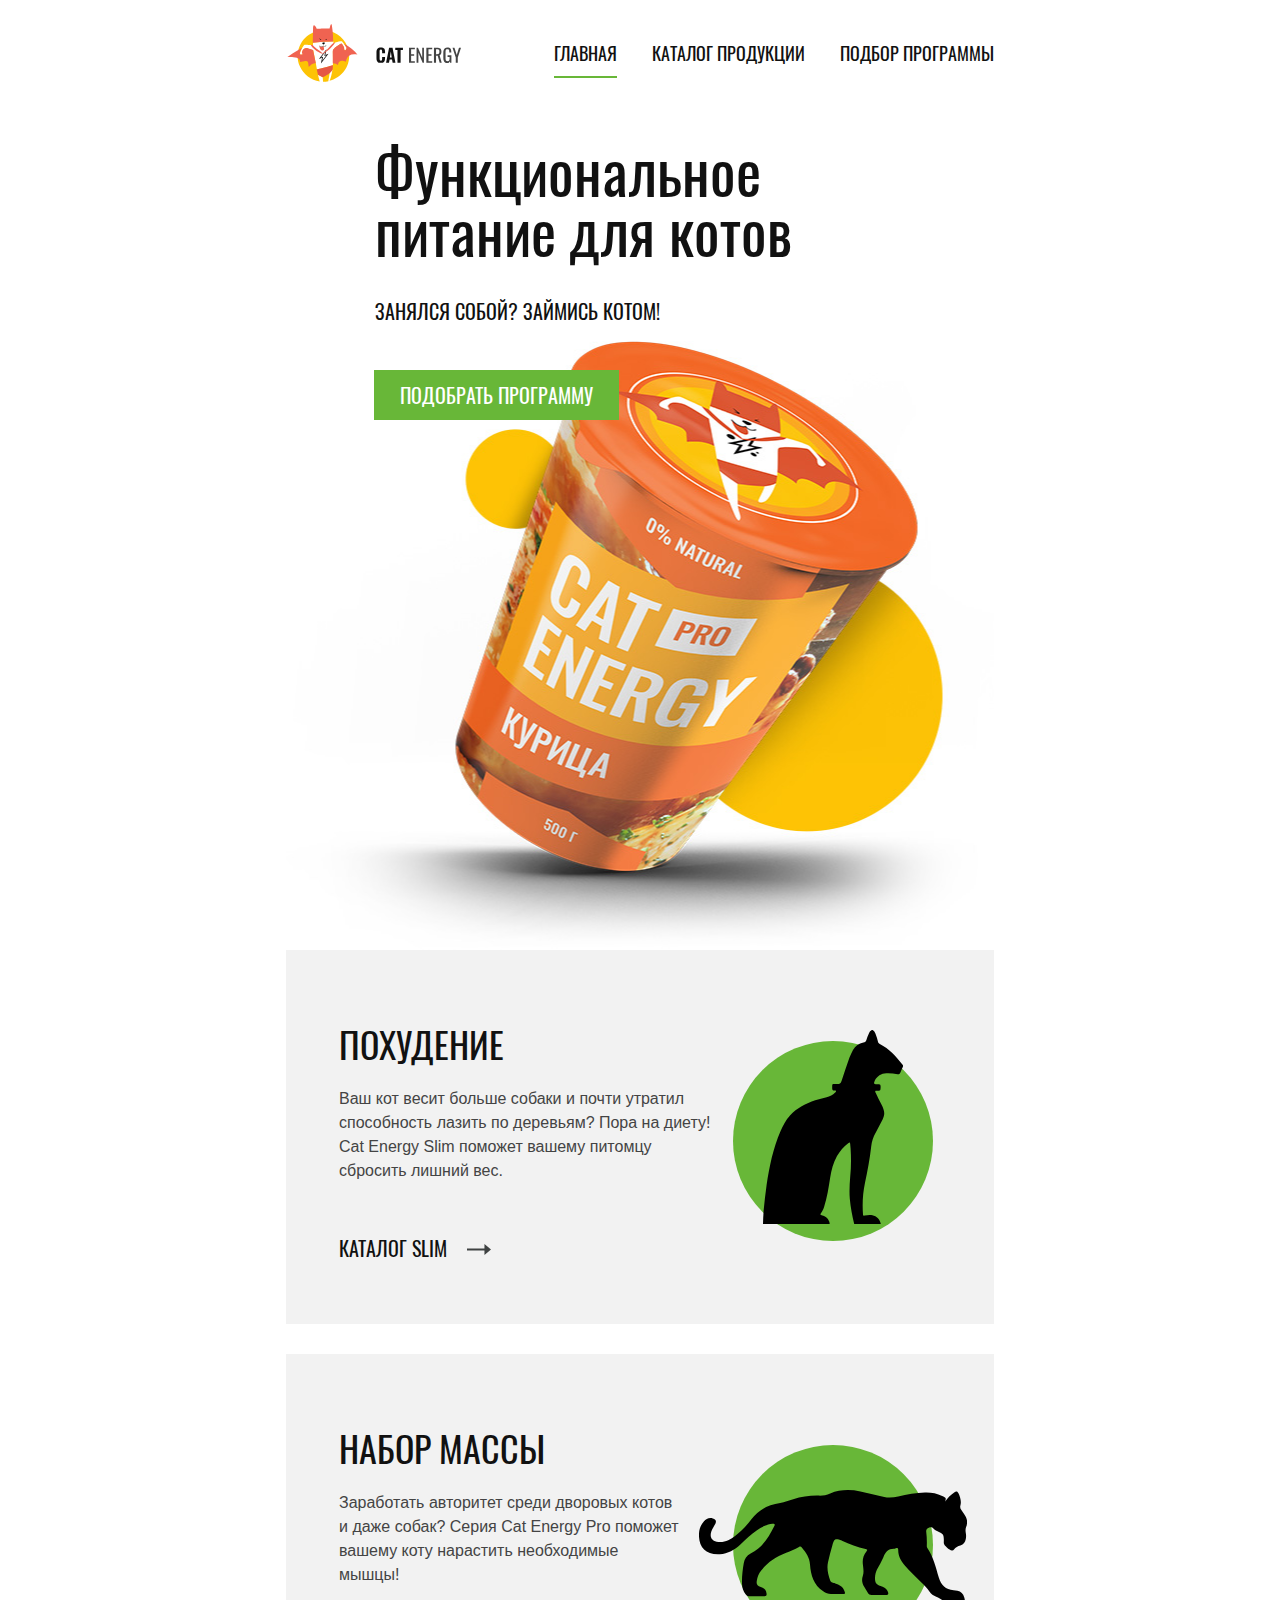
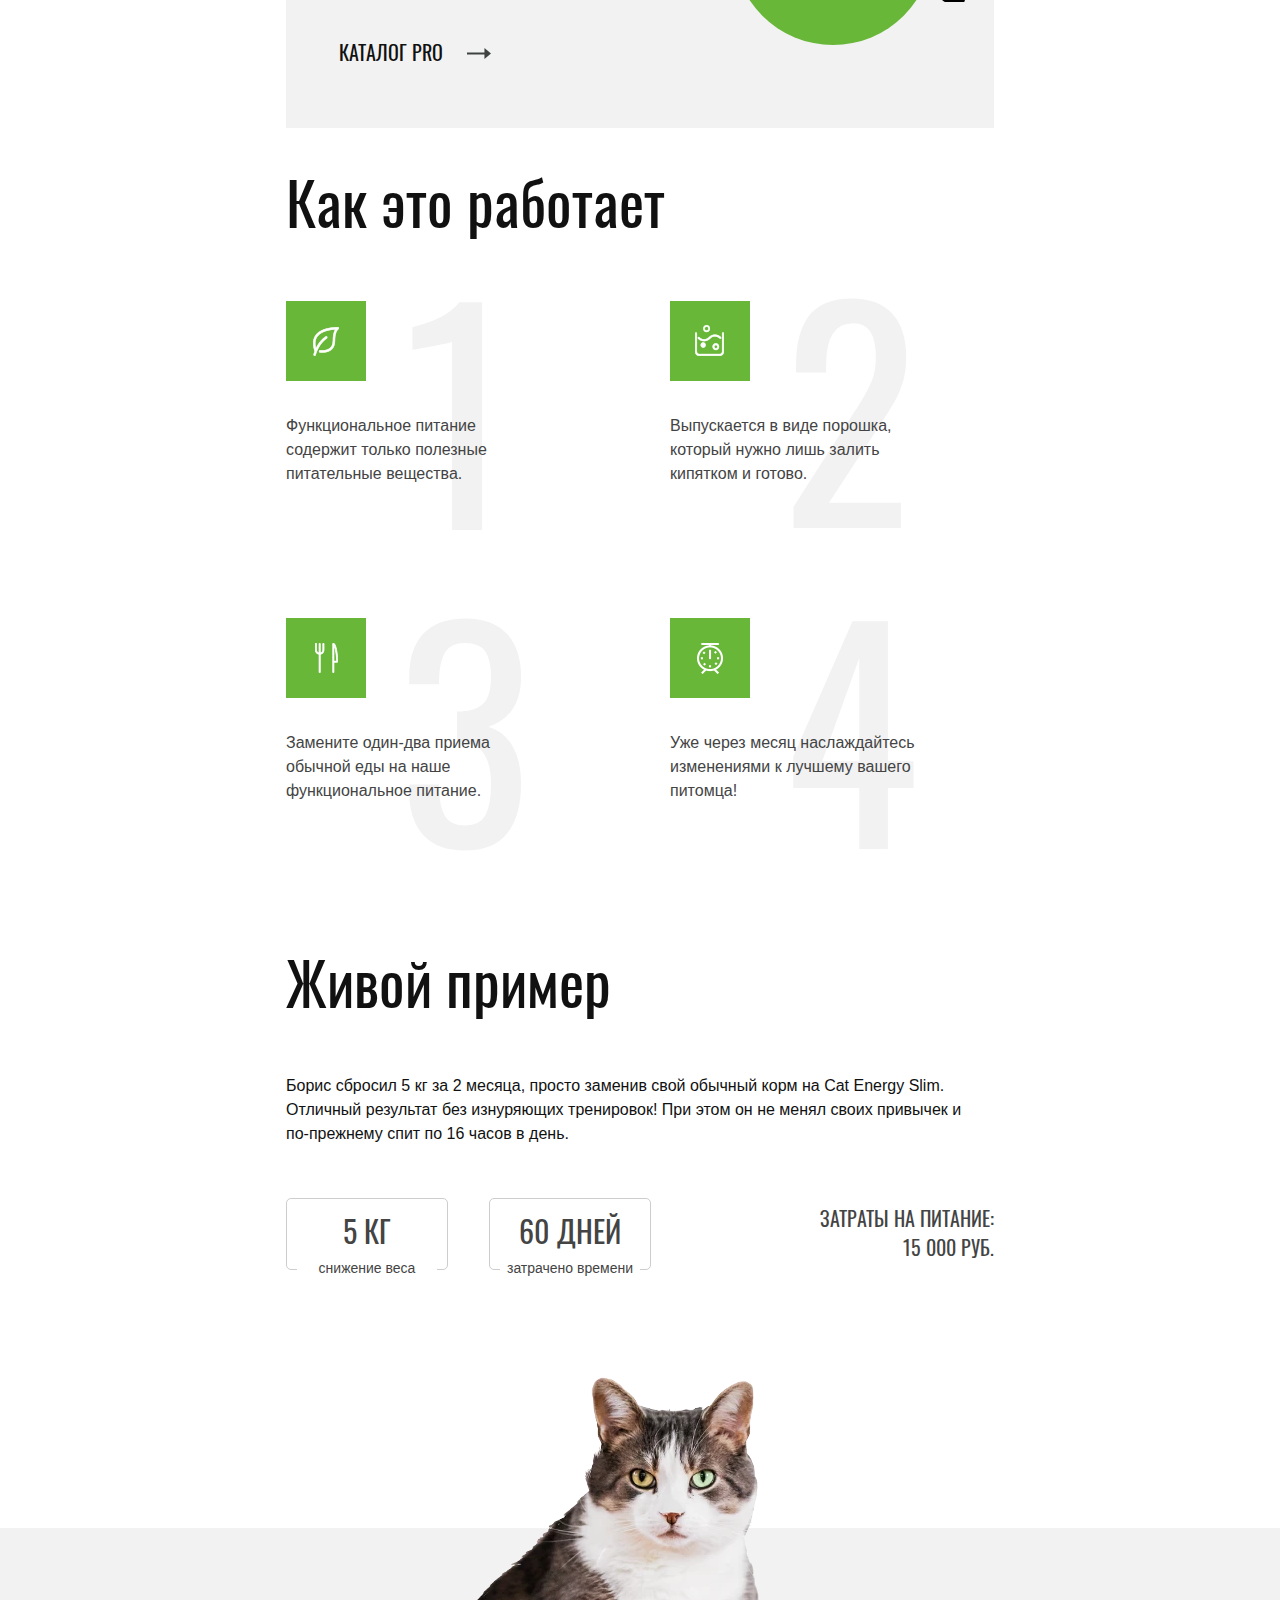
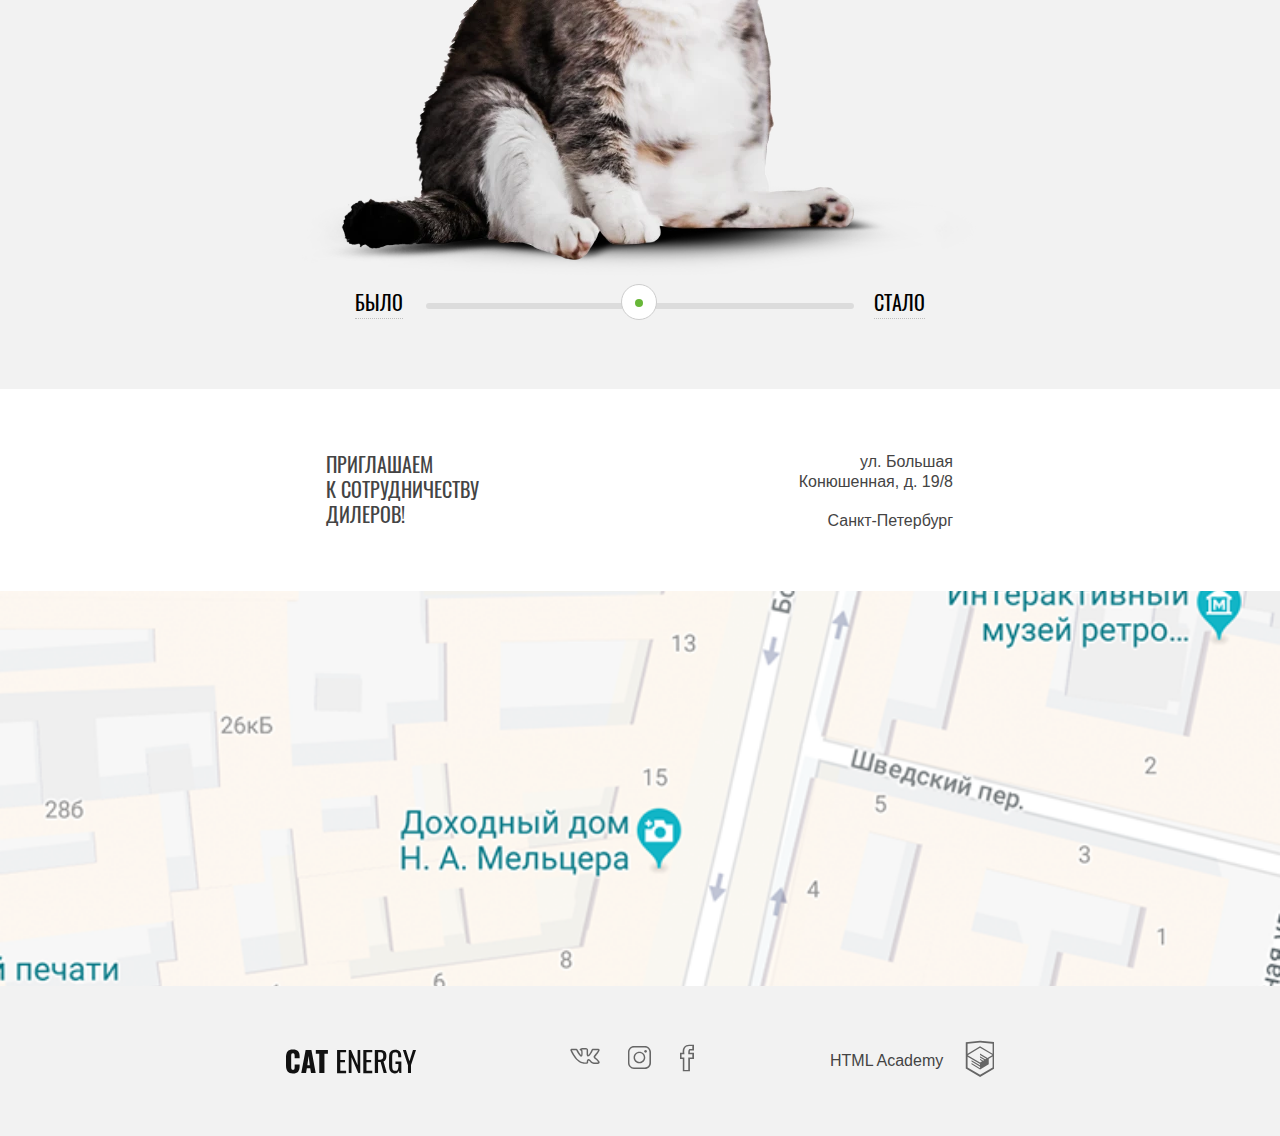
<file: index.html>
<!DOCTYPE html>
<html lang="ru">
  <head>
    <meta charset="utf-8">
    <title>Cat Energy - main</title>
    <meta name="viewport" content="width=device-width,initial-scale=1">
    <meta name="format-detection" content="telephone=no">
    <link rel="preload" href="fonts/oswaldmedium.woff2" as="font" type="font/woff2" crossorigin="">
    <link rel="preload" href="fonts/oswaldregular.woff2" as="font" type="font/woff2" crossorigin="">
    <link href="css/style.min.css" rel="stylesheet">
  </head>
  <body>

    <div style="display:none">
      <svg xmlns="http://www.w3.org/2000/svg" xmlns:xlink="http://www.w3.org/1999/xlink"><symbol id="icon-cat-pro" viewbox="0 0 134 56"><path d="M123.1 5.8c1.2-1.9 2.7-3.4 4.5-4.6 1-.7 1.6-.7 2.2.6.8 1.9 1.5 3.9.9 6-.2.8-.1 1.4.4 2.1.6.8 1.1 1.6 1.6 2.3 1.3 1.9 1.8 3.9.9 6.2-.4 1-.4 2-.2 3.1.2 1 .2 2 0 3-.3 1.6-1.1 2.7-2.7 3.2-1.3.3-2.4.9-3.2 2-.2.3-.5.5-.9.5-1.2.2-4.2-2.5-4.2-3.7v-.6c.1-3.6-.1-3.9-3.4-5.4-.7-.3-1.3-.6-1.8-1.2-.6-.8-1.4-.7-2.3-.4-.8.4-1.4.9-1.3 1.9.3 2.4.4 4.8.3 7.3 0 .3.1.6.2.8 3.1 4.5 4.3 9.8 5.8 14.9 1.2 3.9 3.4 6 7.4 6.3.6 0 1.3.2 1.9.3 1.8.3 2.9 1.5 3.4 3.2.7 2.1.3 2.6-1.8 2.6h-6.5c-.9 0-1.6-.2-2.3-.8-1-1-2.2-1.4-3.4-2-1.3-.6-2.6-1.3-3.4-2.6-1.1-1.7-2.6-3.1-4-4.5-2.8-2.9-5.8-5.7-8.4-8.7-1.9-2.2-3.2-4.6-3.2-7.6 0-.9-.2-1.3-1.2-.9-.3.2-.7.3-1 .3-2.8 0-4.2 1.7-5.2 4.2-.9 2.1-2.1 4.1-3.2 6.2-.5 1.1-1 2.6-1 4.2 0 2.4.6 3.2 2.8 4 1.4.5 2.7 1 3.4 2.4.8 1.6.6 2-1.1 2.1h-6.8c-.9 0-1.5-.3-1.9-1.1l-1.8-3c-1-1.7-1.4-3.4-.7-5.4.6-1.7.3-3.6.1-5.3-.4-2.6 0-4.9 1.7-7 .6-.7.6-1-.4-1.2-4.1-.8-8-2.3-11.8-4.1 0 0-.1 0-.1-.1-3.2-1.2-3.8-1-4.7 2.3-.8 2.8-1.6 5.6-2.2 8.5-.7 3.2.1 6.2 1.1 9.2.4 1.2 1.6 1.1 2.5 1.4 2 .6 3.7 1.4 4.5 3.5.7 1.6.6 1.8-1.1 1.8-1.7 0-3.4-.1-5.2 0-1.6.1-2.8-.5-4.2-1.4-4.8-3.2-6.2-8.1-6.6-13.4-.2-3.3-2-5.9-4.1-8.4-.4-.5-.8-.7-1.4-.3-2.1 1.3-4.5 2.1-6.7 3-4.8 1.8-9 4.6-12.2 8.8-1.2 1.5-1.9 3.2-2.2 5.1-.3 1.8.2 2.6 2 3.1 1.9.6 2.7 1.5 2.9 3.4.1.8-.2 1.2-1 1.2h-8.1c-.6 0-1-.4-1.3-.8-1.3-1.6-1.9-3.5-1.9-5.5-.1-3.5.3-6.9.9-10.3.4-2.1 1.4-3.8 3.4-4.8 5.9-2.8 9-8.1 11.8-13.6.6-1.1.1-1.3-.9-1.2-2.9.3-5.4 1.6-7.7 3.2-3 2.1-5.7 4.6-8.3 7.1-2.9 2.7-6.2 4.6-10.3 4.9C3.1 32.5-.3 28.4 0 21.8c.1-2.3.9-4.4 2.4-6.1 1.2-1.3 2.6-2 4.5-1.5 1.5.4 1.9 1.2 1.3 2.7-.3.6-.7 1.1-1 1.7-.4.6-.8 1.3-1 2-1.1 3 .4 5.1 3.5 5.4 3.3.3 6-1.1 8.5-3.1 3-2.4 5.7-5.2 8-8.3 3.7-4.8 8.5-7.3 14.4-8.1 2.3-.3 4.3-1.3 6.5-1.9 4.1-1.2 8.3-1.9 12.7-1.8 2 .1 3.9-.3 5.8-1.1 4.9-2 10-2 15.1-1 4 .8 8 1.8 11.9 2.8 2.2.5 4.7.3 7-.2 4.4-1 8.9-1.9 13.4-2 3-.1 5.9.4 8.6 1.7 2 .9 2 .9 1.5 2.8z"></path></symbol><symbol id="icon-cat-slim" viewbox="0 0 70 97"><path d="M54.8 0h-.4c-.7.4-1.1.9-1.4 1.6-.6 1.1-1 2.3-1.3 3.4-.2.8-.7 1.2-1.5 1.3-2.3.4-4 1.7-5.2 3.7-.7 1.3-1.3 2.6-1.8 3.9-1.4 3.7-2.5 7.5-3.8 11.2-.7 1.9-.8 1.9-2.7 1.9-2.3 0-2.1-.4-2.1 2.1 0 .8.2 1.2 1.1 1.2.3 0 .7-.1.8.2.1.3-.2.5-.4.7-1.2 1.3-2.7 2-4.3 2.4-1.9.5-3.8.9-5.7 1.5-4.7 1.6-9.1 3.8-12.6 7.6-2.1 2.3-3.5 5-4.7 7.8-3.8 8.7-5.6 17.8-7 27-.6 4.3-1.1 8.6-1.5 13C.2 92.7 0 94.8 0 97h33.3c.1-.5-.1-.9-.2-1.3-.7-1.8-2.1-2.7-3.8-3.1-.7-.2-.8-.4-.4-.9.7-.9 1.2-2 1.6-3.1 1.6-4.8 2.3-9.8 3.1-14.8.6-3.8 1.5-7.4 3.4-10.8 1.5-2.5 3.3-4.6 5.6-6.4.8-.6.9-.6 1 .4.1.7.1 1.4.2 2.2.3 4.7.3 9.5-.2 14.2-.3 3.7-.5 7.4-.2 11 .4 4.3 1.2 8.4 2.2 12.6h13.3c-.3-2.2-2.1-4-4.2-4.4-1.3-.2-2.5-.1-3.8.2-.6.1-.8 0-.9-.6-.4-5.3-.1-10.6 1-15.8 1.3-6 2.4-12.1 3.1-18.2.3-2.5 1-4.8 2.3-7 1.2-2.1 2.2-4.3 3.4-6.5.9-1.7 1.1-3.4.4-5.2-.3-.7-.5-1.4-.9-2.1-1-2-2-3.9-2.9-5.9-.5-1-.4-1.1.7-1.1 1.6 0 1.6 0 1.7-1.6v-.7c0-.7-.3-1.1-1-1h-1.5c-.7 0-.9-.3-.7-1 .6-2.3 2.8-4.1 5.1-4.4 2.2-.3 4.4 0 6.6.4.6.1 1 0 1.3-.6.4-1 .8-2 1.3-3 .2-.4.2-.8-.1-1.1-3.2-4.2-6.7-8-11.4-10.4-.5-.3-.8-.6-.9-1.1-.3-1.4-.7-2.8-1.3-4.2-.3-.7-.6-1.3-1.4-1.7z"></path></symbol><symbol id="icon-close" viewbox="0 0 18 18"><path d="M18 1.3L16.7 0 9 7.7 1.3 0 0 1.3 7.7 9 0 16.7 1.3 18 9 10.3l7.7 7.7 1.3-1.3L10.3 9z"></path></symbol><symbol id="icon-fb" viewbox="0 0 10 19"><path d="M7.1 19H2v-8.8H0V5.8h1.9c-.1-2 .2-3.4 1.1-4.4C3.8.5 5 .1 6.5 0H10v4.2H7.2c-.1.2-.2.8-.2 1.6h3v4.4H7.1V19zm-4-1h2.8V9.1h2.9V6.8H5.9v-.5c0-1.4 0-2.6.7-3.1l.1-.1h2.1V1H6.5c-1.2.1-2 .4-2.6 1-.8.8-1 2.3-.8 4.2l.1.6H1.1v2.3h2V18z"></path></symbol><symbol id="icon-gift" viewbox="0 0 55.5 60"><path d="M52.3 12.2h-7c.5-.7.8-1.4 1.1-2.2.6-2 .4-4.1-.6-5.9-1-1.8-2.6-3.1-4.6-3.7-2-.6-4.1-.4-5.9.6-3.6 2-6.2 6.1-7.6 9-1.4-2.9-4-7.1-7.6-9-3.8-2-8.5-.6-10.5 3.1-1.4 2.7-1.2 5.8.5 8.1h-7c-1.7 0-3.1 1.4-3.1 3.1v9.4c0 1.7 1.4 3.1 3.1 3.1H4v26.1c0 3.3 2.7 6 6 6h35.5c3.3 0 6-2.7 6-6V27.8h.8c1.7 0 3.1-1.4 3.1-3.1v-9.4c.1-1.7-1.3-3.1-3.1-3.1zM36.5 3c1.3-.7 2.7-.8 4.1-.4 1.3.4 2.4 1.3 3.1 2.6.7 1.3.8 2.7.4 4.1-.4 1.2-1.1 2.2-2.2 2.9H29.4C30.5 9.6 33 5 36.5 3zM11.7 5.2C13.2 2.6 16.4 1.6 19 3c3.5 1.9 6 6.6 7.1 9.1H13.5c-2.3-1.4-3.1-4.5-1.8-6.9zm14.8 22.6v13.7H6.4V27.8h20.1zM6.4 53.9v-10h20.2v13.7H10c-2 0-3.6-1.7-3.6-3.7zm39.1 3.7H28.9V43.9h20.2v10c0 2-1.6 3.7-3.6 3.7zm3.6-16.1H28.9V27.8h20.2v13.7zm4-16.8c0 .4-.3.7-.7.7H3.2c-.4 0-.7-.3-.7-.7v-9.4c0-.4.3-.7.7-.7h49.2c.4 0 .7.3.7.7v9.4z"></path></symbol><symbol id="icon-insta" viewbox="0 0 16 16"><path d="M11.8 1C13.6 1 15 2.4 15 4.2v7.7c0 1.7-1.4 3.1-3.1 3.1H4.2C2.4 15 1 13.6 1 11.8V4.2C1 2.4 2.4 1 4.2 1h7.6m0-1H4.2C1.9 0 0 1.9 0 4.2v7.7C0 14.1 1.9 16 4.2 16h7.7c2.3 0 4.2-1.9 4.2-4.2V4.2C16 1.9 14.1 0 11.8 0z"></path><path d="M8 4.9c1.7 0 3.1 1.4 3.1 3.1 0 1.7-1.4 3.1-3.1 3.1-1.7 0-3.1-1.4-3.1-3.1 0-1.7 1.4-3.1 3.1-3.1m0-1C5.7 3.9 3.9 5.7 3.9 8s1.8 4.1 4.1 4.1 4.1-1.8 4.1-4.1S10.3 3.9 8 3.9z"></path><circle cx="12.3" cy="3.7" r=".9"></circle></symbol><symbol id="icon-mail" viewbox="0 0 17 13"><path d="M15.6 11.6H1.4V5.8H0V13h17V5.8h-1.4v5.8zM0 0v2.3l8.5 7.1L17 2.3V0H0zm15.6 1.6L8.5 7.5 1.4 1.6v-.2h14.2v.2z"></path></symbol><symbol id="icon-mobile-menu" viewbox="0 0 24 18"><path d="M0 16h24v2H0zm0-8h24v2H0zm0-8h24v2H0z"></path></symbol><symbol id="icon-phone" viewbox="0 0 20 20"><path d="M17.9 9.4H9.4v1.2h8.5l-2.1 2.1.9.9 3.1-3.1c.2-.2.2-.6 0-.9l-3.1-3.1-.9.9 2.1 2zm-9.8 10v-6.2c0-.3-.3-.6-.6-.6H3.1c0 .7.6 1.2 1.2 1.2h2.5v5H3.1c-1 .1-1.8-.7-1.9-1.7v-14c0-1 .8-1.8 1.7-1.8h3.9v5H4.4c-.7 0-1.2.6-1.2 1.2h4.4c.3 0 .6-.3.6-.6V.6C8.1.3 7.8 0 7.5 0H3.1C1.5-.1.1 1.2 0 2.9v13.9c-.1 1.7 1.2 3.1 2.9 3.1h4.6c.3.1.6-.2.6-.5z"></path></symbol><symbol id="icon-plus-mobile" viewbox="0 0 30 30"><path fill="#231f20" d="M30 14H16V0h-2v14H0v2h14v14h2V16h14z"></path></symbol><symbol id="icon-plus" viewbox="0 0 60 60"><path fill="#231f20" d="M60 29.5H30.5V0h-1v29.5H0v1h29.5V60h1V30.5H60z"></path></symbol><symbol id="icon-right-arrow-long" viewbox="0 0 24.2 11"><path fill="#3f4242" d="M17.6 0l6.6 5.5-6.6 5.5V6.6H0V4.4h17.6z"></path></symbol><symbol id="icon-right-arrow-verylong" viewbox="0 0 32 11"><path fill="#3f4242" d="M25.4 0L32 5.5 25.4 11V6.6H0V4.4h25.4z"></path></symbol><symbol id="icon-tick" viewbox="0 0 21.1 15.5"><path fill="#68b738" d="M20.1 0L7.7 13.3 1 6.1 0 7.2l7.6 8.2.1.1L21 1.2l.1-.1z"></path></symbol><symbol id="icon-vk" viewbox="0 0 22 12"><path d="M17.6 12c-.3 0-.9-.1-1.5-.5-.5-.3-.9-.7-1.3-1.2-.3-.3-.9-.9-1.1-.9-.2.1-.4.7-.3 1.2 0 .1 0 .6-.3.9-.3.3-.8.4-.9.4h-1.4c-.7 0-3.2-.2-5.4-2.3C2.5 7.1.2 2.2.1 2 0 1.6-.1 1.2.2.9s.8-.4 1-.4h3.1c.1 0 .4.1.7.3.3.2.4.5.5.6.7 1.5 1.5 2.8 2.6 4 .1-.4.2-1.4.1-2.3 0-.4-.1-.8-.2-1-.1-.1-.3-.2-.5-.2l-.6-.5c0-.5.5-.9.9-1.1.5-.2 1.3-.3 2.3-.3h.5c.9 0 1.2.1 1.6.1 1.2.3 1.2 1.3 1.1 2.5v1.6c0 .3 0 .8.1 1 .2-.1.6-.5 1.5-1.9.6-.9 1-1.9 1.1-2.1.1-.3.4-.7 1.2-.7h3.4c.7 0 1.2.2 1.3.7.2.5.1 1.3-1.7 3.5-.3.3-.5.6-.7.9-.5.4-.9 1-.9 1.1s.5.5.9.9c1.1.9 1.9 1.7 2.2 2.3.4.6.3 1 .2 1.3-.3.7-1.2.7-1.4.8h-2.9zm-3.9-3.7c.7 0 1.2.6 1.8 1.2.4.4.7.8 1.1 1 .5.3 1 .3 1 .3h2.9c.1 0 .3-.1.4-.1 0 0 0-.1-.1-.1-.3-.5-1-1.3-2-2.1-.9-.7-1.3-1.1-1.4-1.7 0-.6.4-1.1 1.2-2.1.2-.2.4-.5.7-.8 1.1-1.4 1.4-2 1.5-2.3h-3.9c0 .4-.5 1.5-1.1 2.4-1.4 2.1-2 2.4-2.5 2.4-.1 0-.3 0-.4-.1-.7-.4-.7-1.4-.7-2.1V2.6c.1-1.3 0-1.3-.3-1.4-.3-.1-.5-.1-1.4-.1H10c-.5 0-1 0-1.4.1l.2.2c.4.5.4 1.5.4 1.7.1 1.3 0 2.9-.7 3.3-.1 0-.2.1-.4.1-.6 0-1.3-.7-2.5-2.5C5 2.9 4.5 1.8 4.5 1.8s0-.1-.1-.1-.2-.1-.2-.1h-3c.4.9 2.5 5 4.8 7.2 2 1.9 4.3 2 4.7 2h1.4s.2 0 .2-.1v-.1c0-.2 0-2 1.2-2.3h.2z"></path></symbol></svg>
    </div>

    <header class="page-header">
      <div class="page-header__wrapper">
        <a class="page-header__logo">
          <picture>
            <source media="(min-width: 1300px)" srcset="img/logo-desktop.svg">
            <source media="(min-width: 768px)" srcset="img/logo-tablet.svg">
            <img class="page-header__logo-image" src="img/logo-mobile.svg" width="192" height="66" alt="Кэт энерджи">
          </picture>
        </a>
        <nav class="main-nav">
          <button class="main-nav__toggle" type="button">Открыть меню</button>
          <div class="main-nav__wrapper">
            <ul class="main-nav__list site-list">
              <li class="site-list__item site-list__item--active">
                <a class="site-list__link site-list__link--active">Главная</a>
              </li>
              <li class="site-list__item">
                <a class="site-list__link" href="catalog.html">Каталог продукции</a>
              </li>
              <li class="site-list__item">
                <a class="site-list__link" href="form.html">Подбор программы</a>
              </li>
            </ul>
          </div>
        </nav>
      </div>
      <section class="intro">
        <div class="intro__wrapper">
          <div class="intro__text">
            <h1 class="intro__title">Функциональное<br> питание для котов</h1>
            <p class="intro__slogan">Занялся собой? Займись котом!</p>
          </div>
          <div class="intro__img"></div>
          <a class="intro__btn btn" href="form.html">Подобрать программу</a>
        </div>
      </section>
    </header>

    <main class="page-main">
      <div class="page-main__wrapper">
        <section class="program">
          <div class="program__wrapper">
            <h2 class="visually-hidden">Наши программы</h2>
            <ul class="program__list">
              <li class="program__item">
                <h3 class="program__title program__title--slim">Похудение</h3>
                <p class="program__description">Ваш кот весит больше собаки и почти утратил способность лазить по деревьям? Пора на диету! Cat Energy Slim поможет вашему питомцу сбросить лишний вес.</p>
                <a class="program__link program__link--slim" href="catalog.html">Каталог Slim</a>
              </li>
              <li class="program__item">
                <h3 class="program__title program__title--pro">Набор массы</h3>
                <p class="program__description">Заработать авторитет среди дворовых котов и даже собак? Серия Cat Energy Pro поможет вашему коту нарастить необходимые мышцы!</p>
                <a class="program__link program__link--pro" href="catalog.html">Каталог Pro</a>
              </li>
            </ul>
          </div>
        </section>
        <section class="features">
          <div class="features__wrapper">
            <h2 class="features__title">Как это работает</h2>
            <ul class="features__list">
              <li class="features__item features__item--leaf">
                <p class="features__text">
                  Функциональное питание содержит только полезные питательные вещества.
                </p>
              </li>
              <li class="features__item features__item--drink">
                <p class="features__text">
                  Выпускается в виде порошка, который нужно лишь залить кипятком и готово.
                </p>
              </li>
              <li class="features__item features__item--eating">
                <p class="features__text">
                  Замените один-два приема обычной еды на наше функциональное питание.
                </p>
              </li>
              <li class="features__item features__item--clock">
                <p class="features__text">
                  Уже через месяц наслаждайтесь изменениями к лучшему вашего питомца!
                </p>
              </li>
            </ul>
          </div>
        </section>
        <section class="example">
          <div class="example__wrapper">
            <div class="example__column-wrapper">
              <h2 class="example__title">Живой пример</h2>
              <p class="example__description">
                Борис сбросил 5 кг за 2 месяца, просто заменив свой обычный корм на Cat Energy Slim. Отличный результат без изнуряющих тренировок! При этом он не менял своих привычек и по-прежнему спит по 16 часов в день.
              </p>
              <div class="example__expenses-wrapper">
                <ul class="example__list">
                  <li class="example__item">
                    <p class="example__figures">
                      <span class="example__value">5 кг</span>
                      <span class="example__text">снижение веса</span>
                    </p>
                  </li>
                  <li class="example__item">
                    <p class="example__figures">
                      <span class="example__value">60 дней</span>
                      <span class="example__text">затрачено времени</span>
                    </p>
                  </li>
                </ul>
                <p class="example__expenses">затраты на питание: <span class="example__price">15 000 руб.</span></p>
              </div>
            </div>
            <div class="example__column-wrapper">
              <div class="example__image-wrapper">
                <picture>
                  <source type="image/webp" media="(min-width: 1300px)" srcset="img/before-desktop@1x.webp 1x, img/before-desktop@2x.webp 2x">
                  <source type="image/webp" media="(min-width: 768px)" srcset="img/before-tablet@1x.webp 1x, img/before-tablet@2x.webp 2x">
                  <source type="image/webp" srcset="img/before-mobile@1x.webp 1x, img/before-mobile@2x.webp 2x">
                  <source media="(min-width: 1300px)" srcset="img/before-desktop@1x.png 1x, img/before-desktop@2x.png 2x">
                  <source media="(min-width: 768px)" srcset="img/before-tablet@1x.png 1x, img/before-tablet@2x.png 2x">
                  <img class="example__picture example__picture--before" src="img/before-mobile@1x.png" srcset="img/before-mobile@2x.png 2x" width="320" height="240" alt="Результат до">
                </picture>
                <picture>
                  <source type="image/webp" media="(min-width: 1300px)" srcset="img/after-desktop@1x.webp 1x, img/after-desktop@2x.webp 2x">
                  <source type="image/webp" media="(min-width: 768px)" srcset="img/after-tablet@1x.webp 1x, img/after-tablet@2x.webp 2x">
                  <source type="image/webp" srcset="img/after-mobile@1x.webp 1x, img/after-mobile@2x.webp 2x">
                  <source media="(min-width: 1300px)" srcset="img/after-desktop@1x.png 1x, img/after-desktop@2x.png 2x">
                  <source media="(min-width: 768px)" srcset="img/after-tablet@1x.png 1x, img/after-tablet@2x.png 2x">
                  <img class="example__picture example__picture--after" src="img/after-mobile@1x.png" srcset="img/after-mobile@2x.png 2x" width="320" height="240" alt="Результат после">
                </picture>
              </div>
              <ul class="example__button button-list">
                <li class="button-list__item">
                  <button class="button-list__button button-list__button--before">было</button>
                </li>
                <li class="button-list__item">
                  <div class="button-list__range">
                    <div class="button-list__point"></div>
                    <div class="button-list__stroke"></div>
                  </div>
                </li>
                <li class="button-list__item">
                  <button class="button-list__button button-list__button--after">стало</button>
                </li>
              </ul>
            </div>
          </div>
        </section>
        <section class="contacts">
          <div class="contacts__wrapper">
            <div class="contacts__container">
              <h2 class="visually-hidden">Наши контакты</h2>
              <p class="contacts__collaboration">приглашаем<br> к сотрудничеству дилеров!</p>
              <p class="contacts__address">ул. Большая Конюшенная, д. 19/8<span> Санкт-Петербург</span></p>
            </div>
          </div>
          <div class="contacts__map">
            <iframe class="contacts__picture" src="https://www.google.com/maps/embed?pb=!1m18!1m12!1m3!1d1998.6036253002735!2d30.320858715590237!3d59.938719169054785!2m3!1f0!2f0!3f0!3m2!1i1024!2i768!4f13.1!3m3!1m2!1s0x4696310fca145cc1%3A0x42b32648d8238007!2z0JHQvtC70YzRiNCw0Y8g0JrQvtC90Y7RiNC10L3QvdCw0Y8g0YPQuy4sIDE5LzgsINCh0LDQvdC60YIt0J_QtdGC0LXRgNCx0YPRgNCzLCDQoNC-0YHRgdC40Y8sIDE5MTE4Ng!5e0!3m2!1sru!2sua!4v1565623418226!5m2!1sru!2sua" width="320" height="365" allowfullscreen=""></iframe>
          </div>
        </section>
      </div>
    </main>

    <footer class="page-footer">
      <div class="page-footer__wrapper">
        <a class="page-footer__logo">
          <img class="page-footer__logo-image" src="img/logo-footer.svg" alt="Кэт энерджи" width="130" height="25">
        </a>
        <div class="page-footer__social social">
          <ul class="social__list">
            <li class="social__item">
              <a class="social__link social__link--vkontakte" href="https://vk.com/htmlacademy" aria-label="Переход на сайт Вконтакте">
                <span class="visually-hidden">Вконтакте</span>
                <svg class="social__icon social__icon--vkontakte" width="22" height="12" version="1.1" xmlns="http://www.w3.org/2000/svg" xmlns:xlink="http://www.w3.org/1999/xlink" x="0px" y="0px" viewBox="0 0 22 12" style="enable-background:new 0 0 22 12;" xml:space="preserve">
                  <path d="M17.6,12c-0.3,0-0.9-0.1-1.5-0.5c-0.5-0.3-0.9-0.7-1.3-1.2c-0.3-0.3-0.9-0.9-1.1-0.9c-0.2,0.1-0.4,0.7-0.3,1.2
                  c0,0.1,0,0.6-0.3,0.9c-0.3,0.3-0.8,0.4-0.9,0.4h-1.4c-0.7,0-3.2-0.2-5.4-2.3C2.5,7.1,0.2,2.2,0.1,2C0,1.6-0.1,1.2,0.2,0.9
                  s0.8-0.4,1-0.4h3.1c0.1,0,0.4,0.1,0.7,0.3C5.3,1,5.4,1.3,5.5,1.4c0.7,1.5,1.5,2.8,2.6,4C8.2,5,8.3,4,8.2,3.1c0-0.4-0.1-0.8-0.2-1
                  C7.9,2,7.7,1.9,7.5,1.9L6.9,1.4c0-0.5,0.5-0.9,0.9-1.1C8.3,0.1,9.1,0,10.1,0h0.5c0.9,0,1.2,0.1,1.6,0.1c1.2,0.3,1.2,1.3,1.1,2.5v1.6
                  c0,0.3,0,0.8,0.1,1c0.2-0.1,0.6-0.5,1.5-1.9c0.6-0.9,1-1.9,1.1-2.1c0.1-0.3,0.4-0.7,1.2-0.7h3.4c0.7,0,1.2,0.2,1.3,0.7
                  c0.2,0.5,0.1,1.3-1.7,3.5c-0.3,0.3-0.5,0.6-0.7,0.9c-0.5,0.4-0.9,1-0.9,1.1s0.5,0.5,0.9,0.9c1.1,0.9,1.9,1.7,2.2,2.3
                  c0.4,0.6,0.3,1,0.2,1.3c-0.3,0.7-1.2,0.7-1.4,0.8h-2.8C17.7,12,17.6,12,17.6,12z M13.7,8.3c0.7,0,1.2,0.6,1.8,1.2
                  c0.4,0.4,0.7,0.8,1.1,1c0.5,0.3,1,0.3,1,0.3h2.9c0.1,0,0.3-0.1,0.4-0.1c0,0,0-0.1-0.1-0.1c-0.3-0.5-1-1.3-2-2.1
                  c-0.9-0.7-1.3-1.1-1.4-1.7c0-0.6,0.4-1.1,1.2-2.1c0.2-0.2,0.4-0.5,0.7-0.8c1.1-1.4,1.4-2,1.5-2.3h-3.9c0,0.4-0.5,1.5-1.1,2.4
                  c-1.4,2.1-2,2.4-2.5,2.4c-0.1,0-0.3,0-0.4-0.1c-0.7-0.4-0.7-1.4-0.7-2.1V3.9V2.6c0.1-1.3,0-1.3-0.3-1.4c-0.3-0.1-0.5-0.1-1.4-0.1H10
                  c-0.5,0-1,0-1.4,0.1l0.2,0.2c0.4,0.5,0.4,1.5,0.4,1.7c0.1,1.3,0,2.9-0.7,3.3c-0.1,0-0.2,0.1-0.4,0.1C7.5,6.5,6.8,5.8,5.6,4
                  C5,2.9,4.5,1.8,4.5,1.8s0-0.1-0.1-0.1S4.2,1.6,4.2,1.6H1.3H1.2c0.4,0.9,2.5,5,4.8,7.2c2,1.9,4.3,2,4.7,2h1.4c0,0,0.2,0,0.2-0.1v-0.1
                  c0-0.2,0-2,1.2-2.3C13.5,8.3,13.7,8.3,13.7,8.3z"></path>
                </svg>
              </a>
            </li>
            <li class="social__item">
              <a class="social__link social__link--instagram" href="https://www.instagram.com/htmlacademy" aria-label="Переход на сайт Инстаграм">
                <span class="visually-hidden">Инстаграм</span>
                <svg class="social__icon social__icon--instagram" width="16" height="16" version="1.1" xmlns="http://www.w3.org/2000/svg" xmlns:xlink="http://www.w3.org/1999/xlink" x="0px" y="0px" viewBox="0 0 16.1 16" style="enable-background:new 0 0 16.1 16;" xml:space="preserve">
                  <path class="st0" d="M11.8,1C13.6,1,15,2.4,15,4.2v7.7c0,1.7-1.4,3.1-3.1,3.1H4.2C2.4,15,1,13.6,1,11.8V4.2C1,2.4,2.4,1,4.2,1H11.8
                  M11.8,0H4.2C1.9,0,0,1.9,0,4.2v7.7C0,14.1,1.9,16,4.2,16h7.7c2.3,0,4.2-1.9,4.2-4.2V4.2C16,1.9,14.1,0,11.8,0z"></path>
                  <path class="st0" d="M8,4.9c1.7,0,3.1,1.4,3.1,3.1S9.7,11.1,8,11.1S4.9,9.7,4.9,8S6.3,4.9,8,4.9 M8,3.9C5.7,3.9,3.9,5.7,3.9,8
                  s1.8,4.1,4.1,4.1s4.1-1.8,4.1-4.1S10.3,3.9,8,3.9z"></path>
                  <circle class="st0" cx="12.3" cy="3.7" r="0.9"></circle>
                </svg>
              </a>
            </li>
            <li class="social__item">
              <a class="social__link social__link--facebook" href="https://www.facebook.com/htmlacademy" aria-label="Переход на сайт Фейсбук">
                <span class="visually-hidden">Фейсбук</span>
                <svg class="social__icon social__icon--facebook" width="10" height="19" version="1.1" xmlns="http://www.w3.org/2000/svg" xmlns:xlink="http://www.w3.org/1999/xlink" x="0px" y="0px" viewBox="0 0 10 19" style="enable-background:new 0 0 10 19;" xml:space="preserve">
                  <path d="M7.1,19H2v-8.8H0V5.8h1.9C1.8,3.8,2.1,2.4,3,1.4C3.8,0.5,5,0.1,6.5,0H10v4.2H7.2C7.1,4.4,7,5,7,5.8h3v4.4H7.1V19z M3.1,18
                  h2.8V9.1h2.9V6.8H5.9V6.3c0-1.4,0-2.6,0.7-3.1l0.1-0.1h2.1V1H6.5c-1.2,0.1-2,0.4-2.6,1c-0.8,0.8-1,2.3-0.8,4.2l0.1,0.6H1.1v2.3h2V18
                  z"></path>
                </svg>
              </a>
            </li>
          </ul>
        </div>
        <div class="page-footer__copyright copyright">
          <a class="copyright__link" href="https://htmlacademy.ru/intensive/adaptive" aria-label="Переход на сайт HTML Academy">HTML Academy</a>
          <span class="visually-hidden">Правообладатель</span>
          <a class="copyright__link-logo" href="https://htmlacademy.ru/intensive/adaptive" aria-label="Переход на сайт HTML Academy">
            <svg class="copyright__img" width="38" height="48" xmlns="http://www.w3.org/2000/svg" viewBox="0 0 46 66">
              <path d="M30.2 5h-.2l-19.7 2.1v36.2l19.7 11.7 19.7-11.7v-36.2l-19.5-2.1zm17 36.8l-17.2 10.2-17.2-10.2v-14.8l17.1 10.2v1.8l-11.7-7v1.8l11.8 7.1v1.9l-11.8-7v1.8l11.8 7 11.9-7.1v-7.6l5.3-3.2v15.1zm-.1-17l-4.7 2.8-2.2 1.3-10.3-6.1v1.8l8.8 5.3h-.1l-.2.1-1.3.7-7.3-4.3v1.8l5.8 3.4-1.4.9-4.3-2.6v1.8l2.9 1.7-2.9 1.7-17-10.1 17-10.2 17.2 10zm.1-1.8l-17.3-10.2-17.1 10.2v-13.6l17.2-1.8 17.2 1.8v13.6z"></path>
            </svg>
          </a>
        </div>
      </div>
    </footer>
    <script src="js/picturefill.js"></script>
  </body>
</html>
</file>
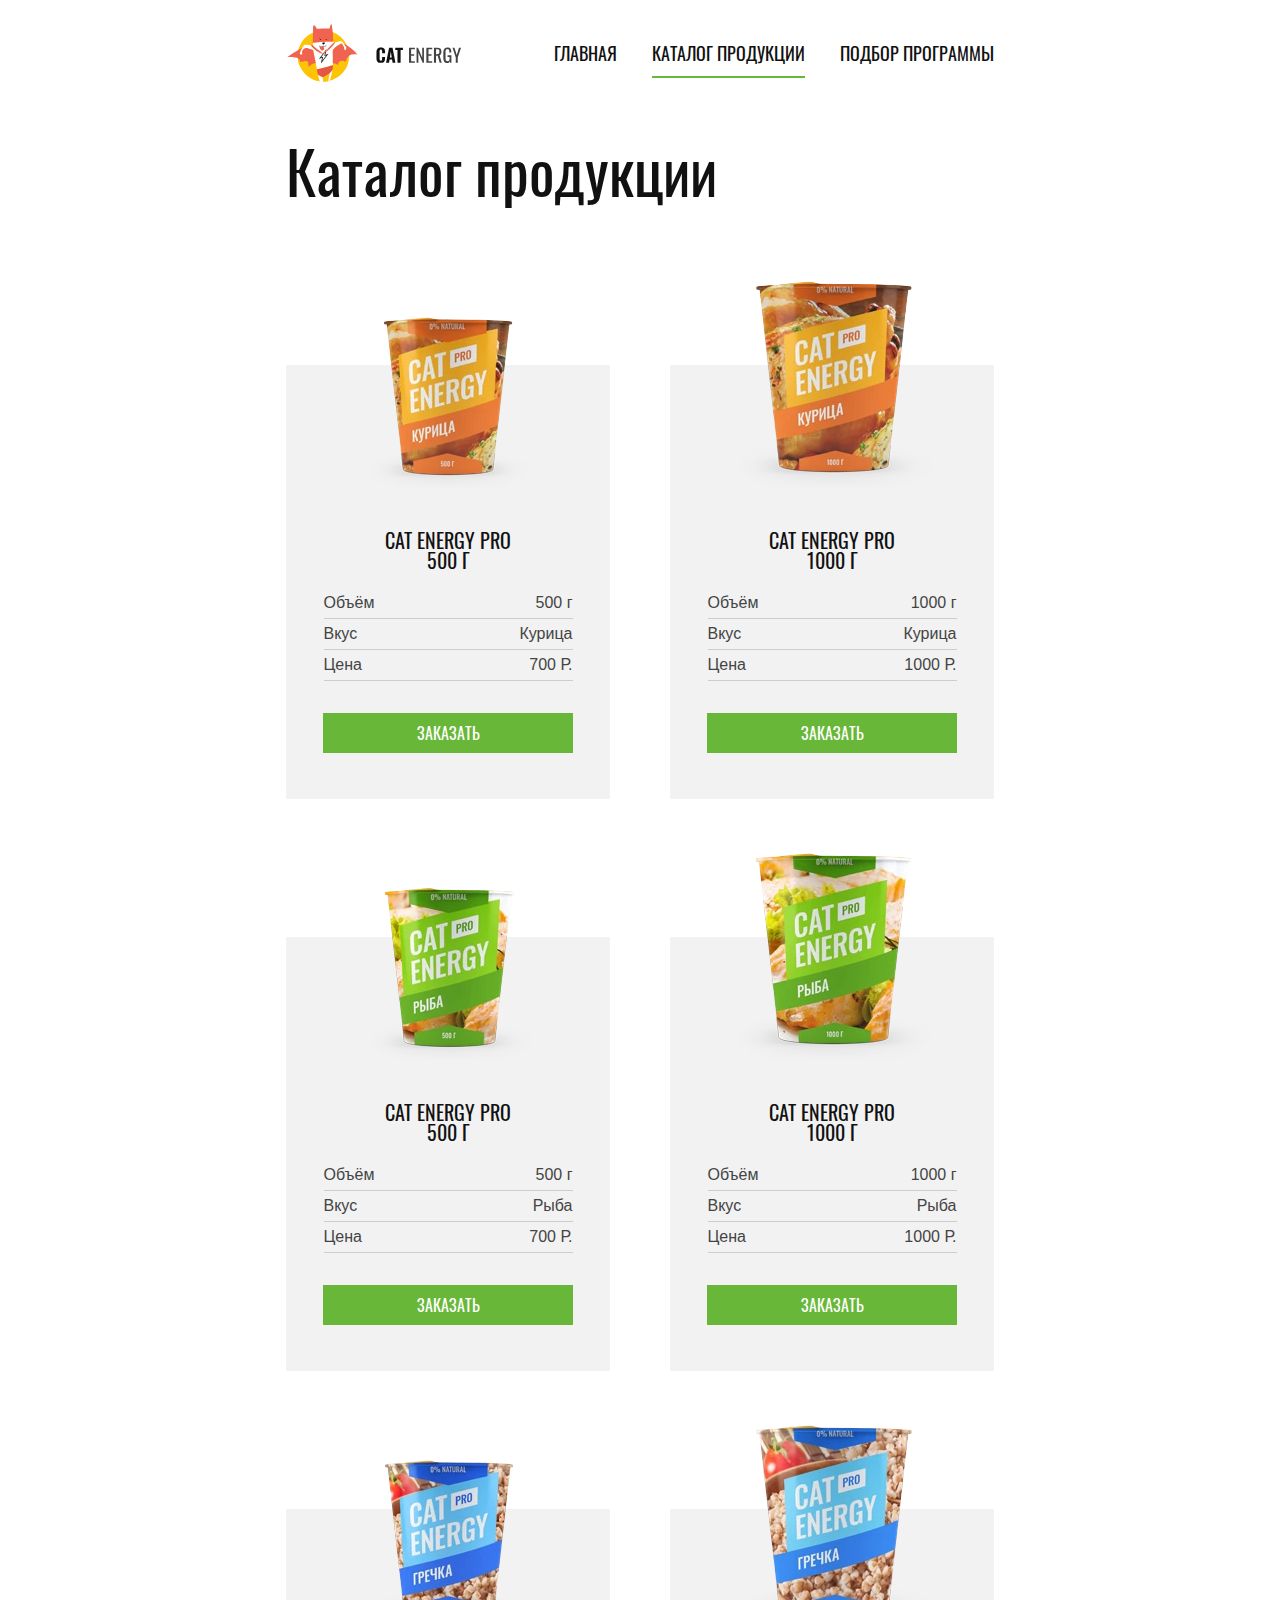
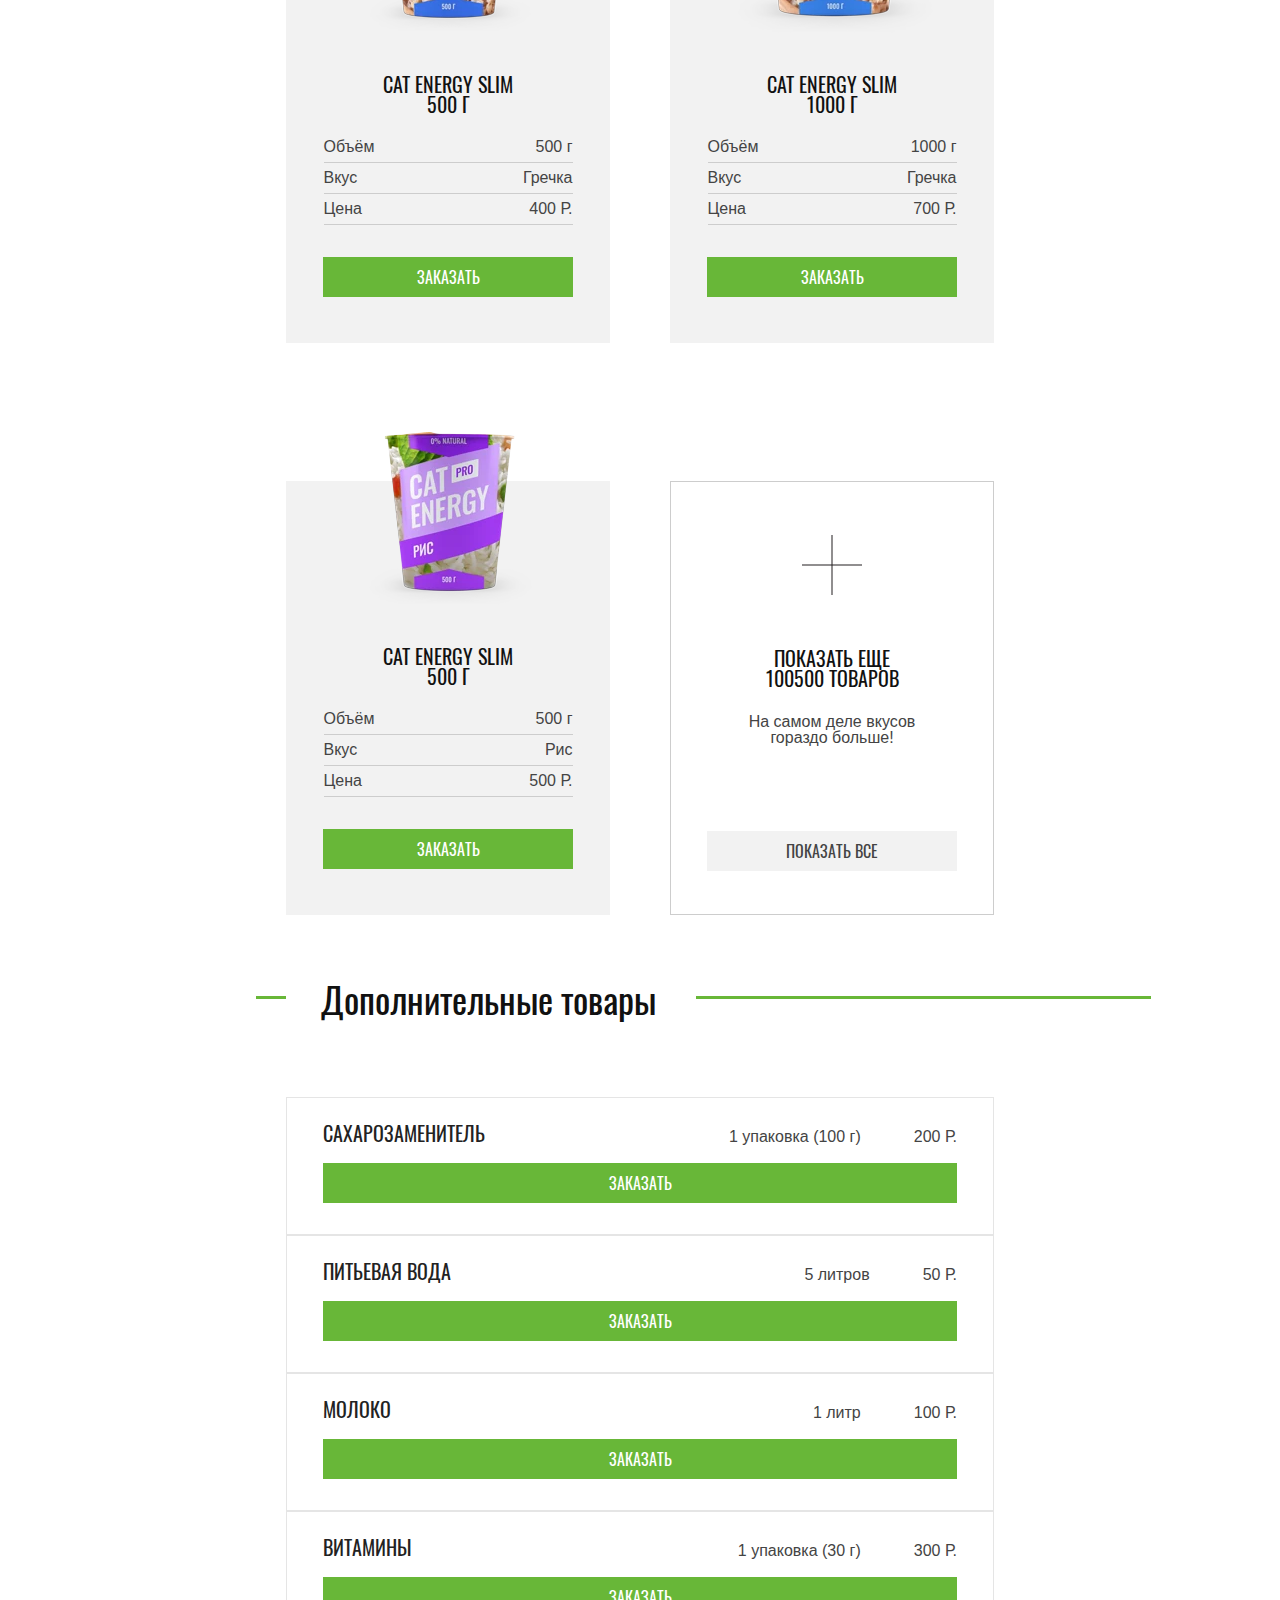
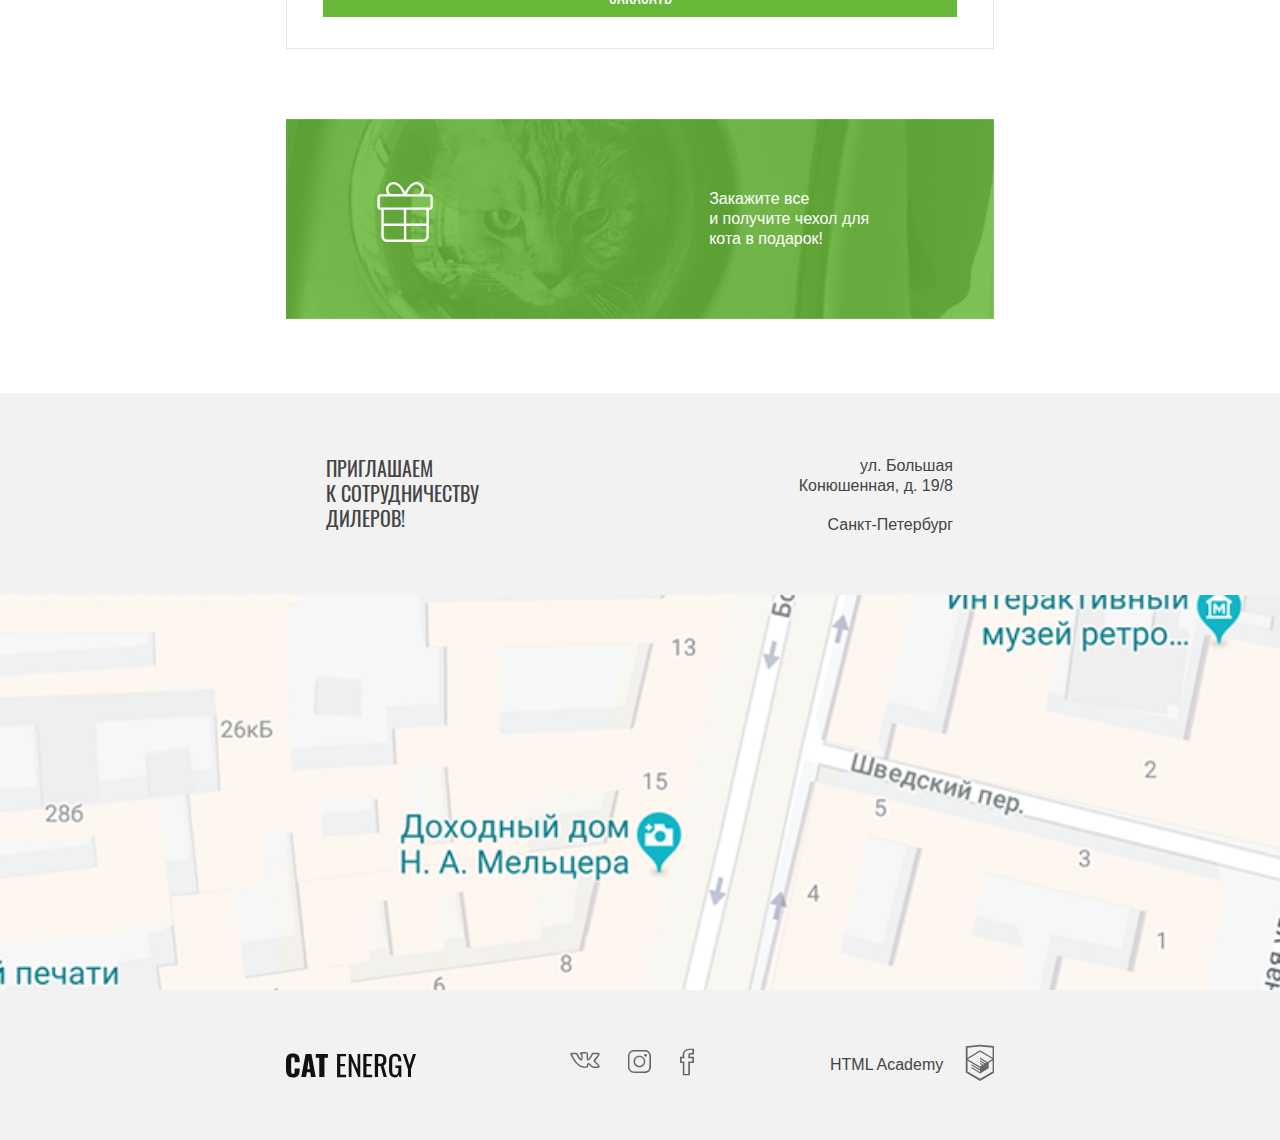
<file: catalog.html>
<!DOCTYPE html>
<html lang="ru">
  <head>
    <meta charset="utf-8">
    <title>Cat Energy - catalog</title>
    <meta name="viewport" content="width=device-width,initial-scale=1">
    <meta name="format-detection" content="telephone=no">
    <link rel="preload" href="fonts/oswaldmedium.woff2" as="font" type="font/woff2" crossorigin="">
    <link rel="preload" href="fonts/oswaldregular.woff2" as="font" type="font/woff2" crossorigin="">
    <link href="css/style.min.css" rel="stylesheet">
  </head>
  <body class="catalog-page">

    <div style="display:none">
      <svg xmlns="http://www.w3.org/2000/svg" xmlns:xlink="http://www.w3.org/1999/xlink"><symbol id="icon-cat-pro" viewbox="0 0 134 56"><path d="M123.1 5.8c1.2-1.9 2.7-3.4 4.5-4.6 1-.7 1.6-.7 2.2.6.8 1.9 1.5 3.9.9 6-.2.8-.1 1.4.4 2.1.6.8 1.1 1.6 1.6 2.3 1.3 1.9 1.8 3.9.9 6.2-.4 1-.4 2-.2 3.1.2 1 .2 2 0 3-.3 1.6-1.1 2.7-2.7 3.2-1.3.3-2.4.9-3.2 2-.2.3-.5.5-.9.5-1.2.2-4.2-2.5-4.2-3.7v-.6c.1-3.6-.1-3.9-3.4-5.4-.7-.3-1.3-.6-1.8-1.2-.6-.8-1.4-.7-2.3-.4-.8.4-1.4.9-1.3 1.9.3 2.4.4 4.8.3 7.3 0 .3.1.6.2.8 3.1 4.5 4.3 9.8 5.8 14.9 1.2 3.9 3.4 6 7.4 6.3.6 0 1.3.2 1.9.3 1.8.3 2.9 1.5 3.4 3.2.7 2.1.3 2.6-1.8 2.6h-6.5c-.9 0-1.6-.2-2.3-.8-1-1-2.2-1.4-3.4-2-1.3-.6-2.6-1.3-3.4-2.6-1.1-1.7-2.6-3.1-4-4.5-2.8-2.9-5.8-5.7-8.4-8.7-1.9-2.2-3.2-4.6-3.2-7.6 0-.9-.2-1.3-1.2-.9-.3.2-.7.3-1 .3-2.8 0-4.2 1.7-5.2 4.2-.9 2.1-2.1 4.1-3.2 6.2-.5 1.1-1 2.6-1 4.2 0 2.4.6 3.2 2.8 4 1.4.5 2.7 1 3.4 2.4.8 1.6.6 2-1.1 2.1h-6.8c-.9 0-1.5-.3-1.9-1.1l-1.8-3c-1-1.7-1.4-3.4-.7-5.4.6-1.7.3-3.6.1-5.3-.4-2.6 0-4.9 1.7-7 .6-.7.6-1-.4-1.2-4.1-.8-8-2.3-11.8-4.1 0 0-.1 0-.1-.1-3.2-1.2-3.8-1-4.7 2.3-.8 2.8-1.6 5.6-2.2 8.5-.7 3.2.1 6.2 1.1 9.2.4 1.2 1.6 1.1 2.5 1.4 2 .6 3.7 1.4 4.5 3.5.7 1.6.6 1.8-1.1 1.8-1.7 0-3.4-.1-5.2 0-1.6.1-2.8-.5-4.2-1.4-4.8-3.2-6.2-8.1-6.6-13.4-.2-3.3-2-5.9-4.1-8.4-.4-.5-.8-.7-1.4-.3-2.1 1.3-4.5 2.1-6.7 3-4.8 1.8-9 4.6-12.2 8.8-1.2 1.5-1.9 3.2-2.2 5.1-.3 1.8.2 2.6 2 3.1 1.9.6 2.7 1.5 2.9 3.4.1.8-.2 1.2-1 1.2h-8.1c-.6 0-1-.4-1.3-.8-1.3-1.6-1.9-3.5-1.9-5.5-.1-3.5.3-6.9.9-10.3.4-2.1 1.4-3.8 3.4-4.8 5.9-2.8 9-8.1 11.8-13.6.6-1.1.1-1.3-.9-1.2-2.9.3-5.4 1.6-7.7 3.2-3 2.1-5.7 4.6-8.3 7.1-2.9 2.7-6.2 4.6-10.3 4.9C3.1 32.5-.3 28.4 0 21.8c.1-2.3.9-4.4 2.4-6.1 1.2-1.3 2.6-2 4.5-1.5 1.5.4 1.9 1.2 1.3 2.7-.3.6-.7 1.1-1 1.7-.4.6-.8 1.3-1 2-1.1 3 .4 5.1 3.5 5.4 3.3.3 6-1.1 8.5-3.1 3-2.4 5.7-5.2 8-8.3 3.7-4.8 8.5-7.3 14.4-8.1 2.3-.3 4.3-1.3 6.5-1.9 4.1-1.2 8.3-1.9 12.7-1.8 2 .1 3.9-.3 5.8-1.1 4.9-2 10-2 15.1-1 4 .8 8 1.8 11.9 2.8 2.2.5 4.7.3 7-.2 4.4-1 8.9-1.9 13.4-2 3-.1 5.9.4 8.6 1.7 2 .9 2 .9 1.5 2.8z"></path></symbol><symbol id="icon-cat-slim" viewbox="0 0 70 97"><path d="M54.8 0h-.4c-.7.4-1.1.9-1.4 1.6-.6 1.1-1 2.3-1.3 3.4-.2.8-.7 1.2-1.5 1.3-2.3.4-4 1.7-5.2 3.7-.7 1.3-1.3 2.6-1.8 3.9-1.4 3.7-2.5 7.5-3.8 11.2-.7 1.9-.8 1.9-2.7 1.9-2.3 0-2.1-.4-2.1 2.1 0 .8.2 1.2 1.1 1.2.3 0 .7-.1.8.2.1.3-.2.5-.4.7-1.2 1.3-2.7 2-4.3 2.4-1.9.5-3.8.9-5.7 1.5-4.7 1.6-9.1 3.8-12.6 7.6-2.1 2.3-3.5 5-4.7 7.8-3.8 8.7-5.6 17.8-7 27-.6 4.3-1.1 8.6-1.5 13C.2 92.7 0 94.8 0 97h33.3c.1-.5-.1-.9-.2-1.3-.7-1.8-2.1-2.7-3.8-3.1-.7-.2-.8-.4-.4-.9.7-.9 1.2-2 1.6-3.1 1.6-4.8 2.3-9.8 3.1-14.8.6-3.8 1.5-7.4 3.4-10.8 1.5-2.5 3.3-4.6 5.6-6.4.8-.6.9-.6 1 .4.1.7.1 1.4.2 2.2.3 4.7.3 9.5-.2 14.2-.3 3.7-.5 7.4-.2 11 .4 4.3 1.2 8.4 2.2 12.6h13.3c-.3-2.2-2.1-4-4.2-4.4-1.3-.2-2.5-.1-3.8.2-.6.1-.8 0-.9-.6-.4-5.3-.1-10.6 1-15.8 1.3-6 2.4-12.1 3.1-18.2.3-2.5 1-4.8 2.3-7 1.2-2.1 2.2-4.3 3.4-6.5.9-1.7 1.1-3.4.4-5.2-.3-.7-.5-1.4-.9-2.1-1-2-2-3.9-2.9-5.9-.5-1-.4-1.1.7-1.1 1.6 0 1.6 0 1.7-1.6v-.7c0-.7-.3-1.1-1-1h-1.5c-.7 0-.9-.3-.7-1 .6-2.3 2.8-4.1 5.1-4.4 2.2-.3 4.4 0 6.6.4.6.1 1 0 1.3-.6.4-1 .8-2 1.3-3 .2-.4.2-.8-.1-1.1-3.2-4.2-6.7-8-11.4-10.4-.5-.3-.8-.6-.9-1.1-.3-1.4-.7-2.8-1.3-4.2-.3-.7-.6-1.3-1.4-1.7z"></path></symbol><symbol id="icon-close" viewbox="0 0 18 18"><path d="M18 1.3L16.7 0 9 7.7 1.3 0 0 1.3 7.7 9 0 16.7 1.3 18 9 10.3l7.7 7.7 1.3-1.3L10.3 9z"></path></symbol><symbol id="icon-fb" viewbox="0 0 10 19"><path d="M7.1 19H2v-8.8H0V5.8h1.9c-.1-2 .2-3.4 1.1-4.4C3.8.5 5 .1 6.5 0H10v4.2H7.2c-.1.2-.2.8-.2 1.6h3v4.4H7.1V19zm-4-1h2.8V9.1h2.9V6.8H5.9v-.5c0-1.4 0-2.6.7-3.1l.1-.1h2.1V1H6.5c-1.2.1-2 .4-2.6 1-.8.8-1 2.3-.8 4.2l.1.6H1.1v2.3h2V18z"></path></symbol><symbol id="icon-gift" viewbox="0 0 55.5 60"><path d="M52.3 12.2h-7c.5-.7.8-1.4 1.1-2.2.6-2 .4-4.1-.6-5.9-1-1.8-2.6-3.1-4.6-3.7-2-.6-4.1-.4-5.9.6-3.6 2-6.2 6.1-7.6 9-1.4-2.9-4-7.1-7.6-9-3.8-2-8.5-.6-10.5 3.1-1.4 2.7-1.2 5.8.5 8.1h-7c-1.7 0-3.1 1.4-3.1 3.1v9.4c0 1.7 1.4 3.1 3.1 3.1H4v26.1c0 3.3 2.7 6 6 6h35.5c3.3 0 6-2.7 6-6V27.8h.8c1.7 0 3.1-1.4 3.1-3.1v-9.4c.1-1.7-1.3-3.1-3.1-3.1zM36.5 3c1.3-.7 2.7-.8 4.1-.4 1.3.4 2.4 1.3 3.1 2.6.7 1.3.8 2.7.4 4.1-.4 1.2-1.1 2.2-2.2 2.9H29.4C30.5 9.6 33 5 36.5 3zM11.7 5.2C13.2 2.6 16.4 1.6 19 3c3.5 1.9 6 6.6 7.1 9.1H13.5c-2.3-1.4-3.1-4.5-1.8-6.9zm14.8 22.6v13.7H6.4V27.8h20.1zM6.4 53.9v-10h20.2v13.7H10c-2 0-3.6-1.7-3.6-3.7zm39.1 3.7H28.9V43.9h20.2v10c0 2-1.6 3.7-3.6 3.7zm3.6-16.1H28.9V27.8h20.2v13.7zm4-16.8c0 .4-.3.7-.7.7H3.2c-.4 0-.7-.3-.7-.7v-9.4c0-.4.3-.7.7-.7h49.2c.4 0 .7.3.7.7v9.4z"></path></symbol><symbol id="icon-insta" viewbox="0 0 16 16"><path d="M11.8 1C13.6 1 15 2.4 15 4.2v7.7c0 1.7-1.4 3.1-3.1 3.1H4.2C2.4 15 1 13.6 1 11.8V4.2C1 2.4 2.4 1 4.2 1h7.6m0-1H4.2C1.9 0 0 1.9 0 4.2v7.7C0 14.1 1.9 16 4.2 16h7.7c2.3 0 4.2-1.9 4.2-4.2V4.2C16 1.9 14.1 0 11.8 0z"></path><path d="M8 4.9c1.7 0 3.1 1.4 3.1 3.1 0 1.7-1.4 3.1-3.1 3.1-1.7 0-3.1-1.4-3.1-3.1 0-1.7 1.4-3.1 3.1-3.1m0-1C5.7 3.9 3.9 5.7 3.9 8s1.8 4.1 4.1 4.1 4.1-1.8 4.1-4.1S10.3 3.9 8 3.9z"></path><circle cx="12.3" cy="3.7" r=".9"></circle></symbol><symbol id="icon-mail" viewbox="0 0 17 13"><path d="M15.6 11.6H1.4V5.8H0V13h17V5.8h-1.4v5.8zM0 0v2.3l8.5 7.1L17 2.3V0H0zm15.6 1.6L8.5 7.5 1.4 1.6v-.2h14.2v.2z"></path></symbol><symbol id="icon-mobile-menu" viewbox="0 0 24 18"><path d="M0 16h24v2H0zm0-8h24v2H0zm0-8h24v2H0z"></path></symbol><symbol id="icon-phone" viewbox="0 0 20 20"><path d="M17.9 9.4H9.4v1.2h8.5l-2.1 2.1.9.9 3.1-3.1c.2-.2.2-.6 0-.9l-3.1-3.1-.9.9 2.1 2zm-9.8 10v-6.2c0-.3-.3-.6-.6-.6H3.1c0 .7.6 1.2 1.2 1.2h2.5v5H3.1c-1 .1-1.8-.7-1.9-1.7v-14c0-1 .8-1.8 1.7-1.8h3.9v5H4.4c-.7 0-1.2.6-1.2 1.2h4.4c.3 0 .6-.3.6-.6V.6C8.1.3 7.8 0 7.5 0H3.1C1.5-.1.1 1.2 0 2.9v13.9c-.1 1.7 1.2 3.1 2.9 3.1h4.6c.3.1.6-.2.6-.5z"></path></symbol><symbol id="icon-plus-mobile" viewbox="0 0 30 30"><path fill="#231f20" d="M30 14H16V0h-2v14H0v2h14v14h2V16h14z"></path></symbol><symbol id="icon-plus" viewbox="0 0 60 60"><path fill="#231f20" d="M60 29.5H30.5V0h-1v29.5H0v1h29.5V60h1V30.5H60z"></path></symbol><symbol id="icon-right-arrow-long" viewbox="0 0 24.2 11"><path fill="#3f4242" d="M17.6 0l6.6 5.5-6.6 5.5V6.6H0V4.4h17.6z"></path></symbol><symbol id="icon-right-arrow-verylong" viewbox="0 0 32 11"><path fill="#3f4242" d="M25.4 0L32 5.5 25.4 11V6.6H0V4.4h25.4z"></path></symbol><symbol id="icon-tick" viewbox="0 0 21.1 15.5"><path fill="#68b738" d="M20.1 0L7.7 13.3 1 6.1 0 7.2l7.6 8.2.1.1L21 1.2l.1-.1z"></path></symbol><symbol id="icon-vk" viewbox="0 0 22 12"><path d="M17.6 12c-.3 0-.9-.1-1.5-.5-.5-.3-.9-.7-1.3-1.2-.3-.3-.9-.9-1.1-.9-.2.1-.4.7-.3 1.2 0 .1 0 .6-.3.9-.3.3-.8.4-.9.4h-1.4c-.7 0-3.2-.2-5.4-2.3C2.5 7.1.2 2.2.1 2 0 1.6-.1 1.2.2.9s.8-.4 1-.4h3.1c.1 0 .4.1.7.3.3.2.4.5.5.6.7 1.5 1.5 2.8 2.6 4 .1-.4.2-1.4.1-2.3 0-.4-.1-.8-.2-1-.1-.1-.3-.2-.5-.2l-.6-.5c0-.5.5-.9.9-1.1.5-.2 1.3-.3 2.3-.3h.5c.9 0 1.2.1 1.6.1 1.2.3 1.2 1.3 1.1 2.5v1.6c0 .3 0 .8.1 1 .2-.1.6-.5 1.5-1.9.6-.9 1-1.9 1.1-2.1.1-.3.4-.7 1.2-.7h3.4c.7 0 1.2.2 1.3.7.2.5.1 1.3-1.7 3.5-.3.3-.5.6-.7.9-.5.4-.9 1-.9 1.1s.5.5.9.9c1.1.9 1.9 1.7 2.2 2.3.4.6.3 1 .2 1.3-.3.7-1.2.7-1.4.8h-2.9zm-3.9-3.7c.7 0 1.2.6 1.8 1.2.4.4.7.8 1.1 1 .5.3 1 .3 1 .3h2.9c.1 0 .3-.1.4-.1 0 0 0-.1-.1-.1-.3-.5-1-1.3-2-2.1-.9-.7-1.3-1.1-1.4-1.7 0-.6.4-1.1 1.2-2.1.2-.2.4-.5.7-.8 1.1-1.4 1.4-2 1.5-2.3h-3.9c0 .4-.5 1.5-1.1 2.4-1.4 2.1-2 2.4-2.5 2.4-.1 0-.3 0-.4-.1-.7-.4-.7-1.4-.7-2.1V2.6c.1-1.3 0-1.3-.3-1.4-.3-.1-.5-.1-1.4-.1H10c-.5 0-1 0-1.4.1l.2.2c.4.5.4 1.5.4 1.7.1 1.3 0 2.9-.7 3.3-.1 0-.2.1-.4.1-.6 0-1.3-.7-2.5-2.5C5 2.9 4.5 1.8 4.5 1.8s0-.1-.1-.1-.2-.1-.2-.1h-3c.4.9 2.5 5 4.8 7.2 2 1.9 4.3 2 4.7 2h1.4s.2 0 .2-.1v-.1c0-.2 0-2 1.2-2.3h.2z"></path></symbol></svg>
    </div>

    <header class="page-header">
      <div class="page-header__wrapper">
        <a class="page-header__logo" href="index.html">
          <picture>
            <source media="(min-width: 1300px)" srcset="img/logo-desktop.svg">
            <source media="(min-width: 768px)" srcset="img/logo-tablet.svg">
            <img class="page-header__logo-image" src="img/logo-mobile.svg" width="192" height="66" alt="Кэт энерджи">
          </picture>
        </a>
        <nav class="main-nav">
          <button class="main-nav__toggle" type="button">Открыть меню</button>
          <div class="main-nav__wrapper">
            <ul class="main-nav__list site-list">
              <li class="site-list__item">
                <a class="site-list__link" href="index.html">Главная</a>
              </li>
              <li class="site-list__item site-list__item--active">
                <a class="site-list__link site-list__link--active">Каталог продукции</a>
              </li>
              <li class="site-list__item">
                <a class="site-list__link" href="form.html">Подбор программы</a>
              </li>
            </ul>
          </div>
        </nav>
      </div>
    </header>

    <main class="page-main">
      <section class="catalog">
        <div class="catalog__wrapper">
          <h1 class="catalog__title">Каталог продукции</h1>
          <ul class="catalog__list">
            <li class="catalog__item product">
              <a href="catalog-item.html">
                <picture>
                  <source type="image/webp" media="(min-width: 1300px)" srcset="img/chicken-small-desktop@1x.webp 1x, img/chicken-small-desktop@2x.webp 2x">
                  <source type="image/webp" media="(min-width: 768px)" srcset="img/chicken-small-tablet@1x.webp 1x, img/chicken-small-tablet@2x.webp 2x">
                  <source type="image/webp" srcset="img/chicken-small-mobile@1x.webp 1x, img/chicken-small-mobile@2x.webp 2x">
                  <source media="(min-width: 1300px)" srcset="img/chicken-small-desktop@1x.png 1x, img/chicken-small-desktop@2x.png 2x">
                  <source media="(min-width: 768px)" srcset="img/chicken-small-tablet@1x.png 1x, img/chicken-small-tablet@2x.png 2x">
                  <img class="product__image" src="img/chicken-small-mobile@1x.jpg" srcset="img/chicken-small-mobile@2x.jpg 2x" alt="Кэт Энерджи Про 500 г курица">
                </picture>
              </a>
              <div class="product__info">
                <a href="catalog-item.html">
                  <h3 class="product__title">
                    <span class="product__category">Cat Energy Pro 500 г</span>
                  </h3>
                </a>
                <table class="product__details">
                  <tr>
                    <td class="product__details-first product__details-name">Объём</td>
                    <td class="product__details-description">500 г</td>
                  </tr>
                  <tr>
                    <td class="product__details-name">Вкус</td>
                    <td class="product__details-description">Курица</td>
                  </tr>
                  <tr>
                    <td class="product__details-name">Цена</td>
                    <td class="product__details-description">700 Р.</td>
                  </tr>
                </table>
              </div>
              <a class="product__btn btn" href="#">Заказать</a>
            </li>
            <li class="catalog__item product">
              <a href="catalog-item.html">
                <picture>
                  <source type="image/webp" media="(min-width: 1300px)" srcset="img/chicken-big-desktop@1x.webp 1x, img/chicken-big-desktop@2x.webp 2x">
                  <source type="image/webp" media="(min-width: 768px)" srcset="img/chicken-big-tablet@1x.webp 1x, img/chicken-big-tablet@2x.webp 2x">
                  <source type="image/webp" srcset="img/chicken-big-mobile@1x.webp 1x, img/chicken-big-mobile@2x.webp 2x">
                  <source media="(min-width: 1300px)" srcset="img/chicken-big-desktop@1x.png 1x, img/chicken-big-desktop@2x.png 2x">
                  <source media="(min-width: 768px)" srcset="img/chicken-big-tablet@1x.png, img/chicken-big-tablet@2x.png 2x">
                  <img class="product__image" src="img/chicken-big-mobile@1x.jpg" srcset="img/chicken-big-mobile@2x.jpg 2x" alt="Кэт Энерджи Про 1000 г курица">
                </picture>
              </a>
              <div class="product__info">
                <a href="catalog-item.html">
                  <h3 class="product__title">
                    <span class="product__category">Cat Energy Pro 1000 г</span>
                  </h3>
                </a>
                <table class="product__details">
                  <tr>
                    <td class="product__details-first product__details-name">Объём</td>
                    <td class="product__details-description">1000 г</td>
                  </tr>
                  <tr>
                    <td class="product__details-name">Вкус</td>
                    <td class="product__details-description">Курица</td>
                  </tr>
                  <tr>
                    <td class="product__details-name">Цена</td>
                    <td class="product__details-description">1000 Р.</td>
                  </tr>
                </table>
              </div>
              <a class="product__btn btn" href="#">Заказать</a>
            </li>
            <li class="catalog__item product">
              <a href="catalog-item.html">
                <picture>
                  <source type="image/webp" media="(min-width: 1300px)" srcset="img/fish-small-desktop@1x.webp 1x, img/fish-small-desktop@2x.webp 2x">
                  <source type="image/webp" media="(min-width: 768px)" srcset="img/fish-small-tablet@1x.webp 1x, img/fish-small-tablet@2x.webp 2x">
                  <source type="image/webp" srcset="img/fish-small-mobile@1x.webp 1x, img/fish-small-mobile@2x.webp 2x">
                  <source media="(min-width: 1300px)" srcset="img/fish-small-desktop@1x.png 1x, img/fish-small-desktop@2x.png 2x">
                  <source media="(min-width: 768px)" srcset="img/fish-small-tablet@1x.png 1x, img/fish-small-tablet@2x.png 2x">
                  <img class="product__image" src="img/fish-small-mobile@1x.jpg" srcset="img/fish-small-mobile@2x.jpg 2x" alt="Кэт Энерджи Про 500 г рыба">
                </picture>
              </a>
              <div class="product__info">
                <a href="catalog-item.html">
                  <h3 class="product__title">
                    <span class="product__category">Cat Energy Pro 500 г</span>
                  </h3>
                </a>
                <table class="product__details">
                  <tr>
                    <td class="product__details-first product__details-name">Объём</td>
                    <td class="product__details-description">500 г</td>
                  </tr>
                  <tr>
                    <td class="product__details-name">Вкус</td>
                    <td class="product__details-description">Рыба</td>
                  </tr>
                  <tr>
                    <td class="product__details-name">Цена</td>
                    <td class="product__details-description">700 Р.</td>
                  </tr>
                </table>
              </div>
              <a class="product__btn btn" href="#">Заказать</a>
            </li>
            <li class="catalog__item product">
              <a href="catalog-item.html">
                <picture>
                  <source type="image/webp" media="(min-width: 1300px)" srcset="img/fish-big-desktop@1x.webp 1x, img/fish-big-desktop@2x.webp 2x">
                  <source type="image/webp" media="(min-width: 768px)" srcset="img/fish-big-tablet@1x.webp 1x, img/fish-big-tablet@2x.webp 2x">
                  <source type="image/webp" srcset="img/fish-big-mobile@1x.webp 1x, img/fish-big-mobile@2x.webp 2x">
                  <source media="(min-width: 1300px)" srcset="img/fish-big-desktop@1x.png 1x, img/fish-big-desktop@2x.png 2x">
                  <source media="(min-width: 768px)" srcset="img/fish-big-tablet@1x.png 1x, img/fish-big-tablet@2x.png 2x">
                  <img class="product__image" src="img/fish-big-mobile@1x.jpg" srcset="img/fish-big-mobile@2x.jpg 2x" alt="Кэт Энерджи Про 1000 г рыба">
                </picture>
              </a>
              <div class="product__info">
                <a href="catalog-item.html">
                  <h3 class="product__title">
                    <span class="product__category">Cat Energy Pro 1000 г</span>
                  </h3>
                </a>
                <table class="product__details">
                  <tr>
                    <td class="product__details-first product__details-name">Объём</td>
                    <td class="product__details-description">1000 г</td>
                  </tr>
                  <tr>
                    <td class="product__details-name">Вкус</td>
                    <td class="product__details-description">Рыба</td>
                  </tr>
                  <tr>
                    <td class="product__details-name">Цена</td>
                    <td class="product__details-description">1000 Р.</td>
                  </tr>
                </table>
              </div>
              <a class="product__btn btn" href="#">Заказать</a>
            </li>
            <li class="catalog__item product">
              <a href="catalog-item.html">
                <picture>
                  <source type="image/webp" media="(min-width: 1300px)" srcset="img/buckwheat-small-desktop@1x.webp 1x, img/buckwheat-small-desktop@2x.webp 2x">
                  <source type="image/webp" media="(min-width: 768px)" srcset="img/buckwheat-small-tablet@1x.webp 1x, img/buckwheat-small-tablet@2x.webp 2x">
                  <source type="image/webp" srcset="img/buckwheat-small-mobile@1x.webp 1x, img/buckwheat-small-mobile@2x.webp 2x">
                  <source media="(min-width: 1300px)" srcset="img/buckwheat-small-desktop@1x.png 1x, img/buckwheat-small-desktop@2x.png 2x">
                  <source media="(min-width: 768px)" srcset="img/buckwheat-small-tablet@1x.png 1x, img/buckwheat-small-tablet@2x.png 2x">
                  <img class="product__image" src="img/buckwheat-small-mobile@1x.jpg" srcset="img/buckwheat-small-mobile@2x.jpg 2x" alt="Кэт Энерджи Про 500 г гречка">
                </picture>
              </a>
              <div class="product__info">
                <a href="catalog-item.html">
                  <h3 class="product__title">
                    <span class="product__category">Cat Energy Slim 500 г</span>
                  </h3>
                </a>
                <table class="product__details">
                  <tr>
                    <td class="product__details-first product__details-name">Объём</td>
                    <td class="product__details-description">500 г</td>
                  </tr>
                  <tr>
                    <td class="product__details-name">Вкус</td>
                    <td class="product__details-description">Гречка</td>
                  </tr>
                  <tr>
                    <td class="product__details-name">Цена</td>
                    <td class="product__details-description">400 Р.</td>
                  </tr>
                </table>
              </div>
              <a class="product__btn btn" href="#">Заказать</a>
            </li>
            <li class="catalog__item product">
              <a href="catalog-item.html">
                <picture>
                  <source type="image/webp" media="(min-width: 1300px)" srcset="img/buckwheat-big-desktop@1x.webp 1x, img/buckwheat-big-desktop@2x.webp 2x">
                  <source type="image/webp" media="(min-width: 768px)" srcset="img/buckwheat-big-tablet@1x.webp 1x, img/buckwheat-big-tablet@2x.webp 2x">
                  <source type="image/webp" srcset="img/buckwheat-big-mobile@1x.webp 1x, img/buckwheat-big-mobile@2x.webp 2x">
                  <source media="(min-width: 1300px)" srcset="img/buckwheat-big-desktop@1x.png 1x, img/buckwheat-big-desktop@2x.png 2x">
                  <source media="(min-width: 768px)" srcset="img/buckwheat-big-tablet@1x.png 1x, img/buckwheat-big-tablet@2x.png 2x">
                  <img class="product__image" src="img/buckwheat-big-mobile@1x.jpg" srcset="img/buckwheat-big-mobile@2x.jpg 2x" alt="Кэт Энерджи Про 1000 г гречка">
                </picture>
              </a>
              <div class="product__info">
                <a href="catalog-item.html">
                  <h3 class="product__title">
                    <span class="product__category">Cat Energy Slim 1000 г</span>
                  </h3>
                </a>
                <table class="product__details">
                  <tr>
                    <td class="product__details-first product__details-name">Объём</td>
                    <td class="product__details-description">1000 г</td>
                  </tr>
                  <tr>
                    <td class="product__details-name">Вкус</td>
                    <td class="product__details-description">Гречка</td>
                  </tr>
                  <tr>
                    <td class="product__details-name">Цена</td>
                    <td class="product__details-description">700 Р.</td>
                  </tr>
                </table>
              </div>
              <a class="product__btn btn" href="#">Заказать</a>
            </li>
            <li class="catalog__item product">
              <a href="catalog-item.html">
                <picture>
                  <source type="image/webp" media="(min-width: 1300px)" srcset="img/rice-small-desktop@1x.webp 1x, img/rice-small-desktop@2x.webp 2x">
                  <source type="image/webp" media="(min-width: 768px)" srcset="img/rice-small-tablet@1x.webp 1x, img/rice-small-tablet@2x.webp 2x">
                  <source type="image/webp" srcset="img/rice-small-mobile@1x.webp 1x, img/rice-small-mobile@2x.webp 2x">
                  <source media="(min-width: 1300px)" srcset="img/rice-small-desktop@1x.png 1x, img/rice-small-desktop@2x.png 2x">
                  <source media="(min-width: 768px)" srcset="img/rice-small-tablet@1x.png 1x, img/rice-small-tablet@2x.png 2x">
                  <img class="product__image" src="img/rice-small-mobile@1x.jpg" srcset="img/rice-small-mobile@2x.jpg 2x" alt="Кэт Энерджи Про 500 г рис">
                </picture>
              </a>
              <div class="product__info">
                <a href="catalog-item.html">
                  <h3 class="product__title">
                    <span class="product__category">Cat Energy Slim 500 г</span>
                  </h3>
                </a>
                <table class="product__details">
                  <tr>
                    <td class="product__details-first product__details-name">Объём</td>
                    <td class="product__details-description">500 г</td>
                  </tr>
                  <tr>
                    <td class="product__details-name">Вкус</td>
                    <td class="product__details-description">Рис</td>
                  </tr>
                  <tr>
                    <td class="product__details-name">Цена</td>
                    <td class="product__details-description">500 Р.</td>
                  </tr>
                </table>
              </div>
              <a class="product__btn btn" href="#">Заказать</a>
            </li>
            <li class="catalog__item catalog__item-show product">
              <div class="product__icon">
                <picture>
                  <source media="(min-width: 768px)" srcset="img/icon-plus.svg">
                  <img class="product__show-all-icon" src="img/icon-plus-mobile.svg" width="30" height="30" alt="Показать все">
                </picture>
              </div>
              <h3 class="product__amount">Показать еще 100500 товаров</h3>
              <span class="product__taste">На самом деле вкусов гораздо больше!</span>
              <a class="product__btn-show btn" href="catalog-item.html">Показать все</a>
            </li>
          </ul>
        </div>
      </section>
      <section class="more-product">
        <div class="more-product__wrapper">
          <h2 class="more-product__title">Дополнительные товары</h2>
          <div class="more-product__container">
            <ul class="more-product__list">
              <li class="more-product__item">
                <h3 class="more-product__name">Сахарозаменитель</h3>

                  <p class="more-product__count">1 упаковка (100 г)</p>
                  <p class="more-product__price">200 Р.</p>

                <a class="more-product__btn btn" href="#">Заказать</a>
              </li>
              <li class="more-product__item">
                <h3 class="more-product__name">Питьевая вода</h3>

                  <p class="more-product__count">5 литров</p>
                  <p class="more-product__price">50 Р.</p>

                <a class="more-product__btn btn" href="#">Заказать</a>
              </li>
              <li class="more-product__item">
                <h3 class="more-product__name">Молоко</h3>

                  <p class="more-product__count">1 литр</p>
                  <p class="more-product__price">100 Р.</p>

                <a class="more-product__btn btn" href="#">Заказать</a>
              </li>
              <li class="more-product__item">
                <h3 class="more-product__name">Витамины</h3>

                  <p class="more-product__count">1 упаковка (30 г)</p>
                  <p class="more-product__price">300 Р.</p>

                <a class="more-product__btn btn" href="#">Заказать</a>
              </li>
            </ul>
            <div class="more-product__present">
              <svg class="more-product__icon" xmlns="http://www.w3.org/2000/svg" viewBox="0 0 55.5 60"><path d="M52.3 12.2h-7c.5-.7.8-1.4 1.1-2.2.6-2 .4-4.1-.6-5.9-1-1.8-2.6-3.1-4.6-3.7-2-.6-4.1-.4-5.9.6-3.6 2-6.2 6.1-7.6 9-1.4-2.9-4-7.1-7.6-9-3.8-2-8.5-.6-10.5 3.1-1.4 2.7-1.2 5.8.5 8.1h-7c-1.7 0-3.1 1.4-3.1 3.1v9.4c0 1.7 1.4 3.1 3.1 3.1H4v26.1c0 3.3 2.7 6 6 6h35.5c3.3 0 6-2.7 6-6V27.8h.8c1.7 0 3.1-1.4 3.1-3.1v-9.4c.1-1.7-1.3-3.1-3.1-3.1zM36.5 3c1.3-.7 2.7-.8 4.1-.4 1.3.4 2.4 1.3 3.1 2.6.7 1.3.8 2.7.4 4.1-.4 1.2-1.1 2.2-2.2 2.9H29.4C30.5 9.6 33 5 36.5 3zM11.7 5.2C13.2 2.6 16.4 1.6 19 3c3.5 1.9 6 6.6 7.1 9.1H13.5c-2.3-1.4-3.1-4.5-1.8-6.9zm14.8 22.6v13.7H6.4V27.8h20.1zM6.4 53.9v-10h20.2v13.7H10c-2 0-3.6-1.7-3.6-3.7zm39.1 3.7H28.9V43.9h20.2v10c0 2-1.6 3.7-3.6 3.7zm3.6-16.1H28.9V27.8h20.2v13.7zm4-16.8c0 .4-.3.7-.7.7H3.2c-.4 0-.7-.3-.7-.7v-9.4c0-.4.3-.7.7-.7h49.2c.4 0 .7.3.7.7v9.4z"></path></svg>
              <p class="more-product__text">Закажите все<br> и получите чехол для кота в подарок!</p>
            </div>
          </div>
        </div>
      </section>
      <section class="contacts">
        <div class="contacts__wrapper">
          <div class="contacts__container">
            <h2 class="visually-hidden">Наши контакты</h2>
            <p class="contacts__collaboration">приглашаем<br> к сотрудничеству дилеров!</p>
            <p class="contacts__address">ул. Большая Конюшенная, д. 19/8 <span>Санкт-Петербург</span></p>
          </div>
        </div>
        <div class="contacts__map">
          <iframe class="contacts__picture" src="https://www.google.com/maps/embed?pb=!1m18!1m12!1m3!1d1998.6036253002735!2d30.320858715590237!3d59.938719169054785!2m3!1f0!2f0!3f0!3m2!1i1024!2i768!4f13.1!3m3!1m2!1s0x4696310fca145cc1%3A0x42b32648d8238007!2z0JHQvtC70YzRiNCw0Y8g0JrQvtC90Y7RiNC10L3QvdCw0Y8g0YPQuy4sIDE5LzgsINCh0LDQvdC60YIt0J_QtdGC0LXRgNCx0YPRgNCzLCDQoNC-0YHRgdC40Y8sIDE5MTE4Ng!5e0!3m2!1sru!2sua!4v1565623418226!5m2!1sru!2sua" width="320" height="365" allowfullscreen=""></iframe>
        </div>
      </section>
    </main>

    <footer class="page-footer">
      <div class="page-footer__wrapper">
        <a class="page-footer__logo">
          <img class="page-footer__logo-image" src="img/logo-footer.svg" alt="Кэт энерджи" width="130" height="25">
        </a>
        <div class="page-footer__social social">
          <ul class="social__list">
            <li class="social__item">
              <a class="social__link social__link--vkontakte" href="https://vk.com/htmlacademy" aria-label="Переход на сайт Вконтакте">
                <span class="visually-hidden">Вконтакте</span>
                <svg class="social__icon social__icon--vkontakte" width="22" height="12" xmlns="http://www.w3.org/2000/svg" xmlns:xlink="http://www.w3.org/1999/xlink" x="0px" y="0px" viewBox="0 0 22 12" style="enable-background:new 0 0 22 12;" xml:space="preserve">
                  <path d="M17.6,12c-0.3,0-0.9-0.1-1.5-0.5c-0.5-0.3-0.9-0.7-1.3-1.2c-0.3-0.3-0.9-0.9-1.1-0.9c-0.2,0.1-0.4,0.7-0.3,1.2
                  c0,0.1,0,0.6-0.3,0.9c-0.3,0.3-0.8,0.4-0.9,0.4h-1.4c-0.7,0-3.2-0.2-5.4-2.3C2.5,7.1,0.2,2.2,0.1,2C0,1.6-0.1,1.2,0.2,0.9
                  s0.8-0.4,1-0.4h3.1c0.1,0,0.4,0.1,0.7,0.3C5.3,1,5.4,1.3,5.5,1.4c0.7,1.5,1.5,2.8,2.6,4C8.2,5,8.3,4,8.2,3.1c0-0.4-0.1-0.8-0.2-1
                  C7.9,2,7.7,1.9,7.5,1.9L6.9,1.4c0-0.5,0.5-0.9,0.9-1.1C8.3,0.1,9.1,0,10.1,0h0.5c0.9,0,1.2,0.1,1.6,0.1c1.2,0.3,1.2,1.3,1.1,2.5v1.6
                  c0,0.3,0,0.8,0.1,1c0.2-0.1,0.6-0.5,1.5-1.9c0.6-0.9,1-1.9,1.1-2.1c0.1-0.3,0.4-0.7,1.2-0.7h3.4c0.7,0,1.2,0.2,1.3,0.7
                  c0.2,0.5,0.1,1.3-1.7,3.5c-0.3,0.3-0.5,0.6-0.7,0.9c-0.5,0.4-0.9,1-0.9,1.1s0.5,0.5,0.9,0.9c1.1,0.9,1.9,1.7,2.2,2.3
                  c0.4,0.6,0.3,1,0.2,1.3c-0.3,0.7-1.2,0.7-1.4,0.8h-2.8C17.7,12,17.6,12,17.6,12z M13.7,8.3c0.7,0,1.2,0.6,1.8,1.2
                  c0.4,0.4,0.7,0.8,1.1,1c0.5,0.3,1,0.3,1,0.3h2.9c0.1,0,0.3-0.1,0.4-0.1c0,0,0-0.1-0.1-0.1c-0.3-0.5-1-1.3-2-2.1
                  c-0.9-0.7-1.3-1.1-1.4-1.7c0-0.6,0.4-1.1,1.2-2.1c0.2-0.2,0.4-0.5,0.7-0.8c1.1-1.4,1.4-2,1.5-2.3h-3.9c0,0.4-0.5,1.5-1.1,2.4
                  c-1.4,2.1-2,2.4-2.5,2.4c-0.1,0-0.3,0-0.4-0.1c-0.7-0.4-0.7-1.4-0.7-2.1V3.9V2.6c0.1-1.3,0-1.3-0.3-1.4c-0.3-0.1-0.5-0.1-1.4-0.1H10
                  c-0.5,0-1,0-1.4,0.1l0.2,0.2c0.4,0.5,0.4,1.5,0.4,1.7c0.1,1.3,0,2.9-0.7,3.3c-0.1,0-0.2,0.1-0.4,0.1C7.5,6.5,6.8,5.8,5.6,4
                  C5,2.9,4.5,1.8,4.5,1.8s0-0.1-0.1-0.1S4.2,1.6,4.2,1.6H1.3H1.2c0.4,0.9,2.5,5,4.8,7.2c2,1.9,4.3,2,4.7,2h1.4c0,0,0.2,0,0.2-0.1v-0.1
                  c0-0.2,0-2,1.2-2.3C13.5,8.3,13.7,8.3,13.7,8.3z"></path>
                </svg>
              </a>
            </li>
            <li class="social__item">
              <a class="social__link social__link--instagram" href="https://www.instagram.com/htmlacademy" aria-label="Переход на сайт Инстаграм">
                <span class="visually-hidden">Инстаграм</span>
                <svg class="social__icon social__icon--instagram" width="16" height="16" xmlns="http://www.w3.org/2000/svg" xmlns:xlink="http://www.w3.org/1999/xlink" x="0px" y="0px" viewBox="0 0 16.1 16" style="enable-background:new 0 0 16.1 16;" xml:space="preserve">
                  <path class="st0" d="M11.8,1C13.6,1,15,2.4,15,4.2v7.7c0,1.7-1.4,3.1-3.1,3.1H4.2C2.4,15,1,13.6,1,11.8V4.2C1,2.4,2.4,1,4.2,1H11.8
                  M11.8,0H4.2C1.9,0,0,1.9,0,4.2v7.7C0,14.1,1.9,16,4.2,16h7.7c2.3,0,4.2-1.9,4.2-4.2V4.2C16,1.9,14.1,0,11.8,0z"></path>
                  <path class="st0" d="M8,4.9c1.7,0,3.1,1.4,3.1,3.1S9.7,11.1,8,11.1S4.9,9.7,4.9,8S6.3,4.9,8,4.9 M8,3.9C5.7,3.9,3.9,5.7,3.9,8
                  s1.8,4.1,4.1,4.1s4.1-1.8,4.1-4.1S10.3,3.9,8,3.9z"></path>
                  <circle class="st0" cx="12.3" cy="3.7" r="0.9"></circle>
                </svg>
              </a>
            </li>
            <li class="social__item">
              <a class="social__link social__link--facebook" href="https://www.facebook.com/htmlacademy" aria-label="Переход на сайт Фейсбук">
                <span class="visually-hidden">Фейсбук</span>
                <svg class="social__icon social__icon--facebook" width="10" height="19" xmlns="http://www.w3.org/2000/svg" xmlns:xlink="http://www.w3.org/1999/xlink" x="0px" y="0px" viewBox="0 0 10 19" style="enable-background:new 0 0 10 19;" xml:space="preserve">
                  <path d="M7.1,19H2v-8.8H0V5.8h1.9C1.8,3.8,2.1,2.4,3,1.4C3.8,0.5,5,0.1,6.5,0H10v4.2H7.2C7.1,4.4,7,5,7,5.8h3v4.4H7.1V19z M3.1,18
                  h2.8V9.1h2.9V6.8H5.9V6.3c0-1.4,0-2.6,0.7-3.1l0.1-0.1h2.1V1H6.5c-1.2,0.1-2,0.4-2.6,1c-0.8,0.8-1,2.3-0.8,4.2l0.1,0.6H1.1v2.3h2V18
                  z"></path>
                </svg>
              </a>
            </li>
          </ul>
        </div>
        <div class="page-footer__copyright copyright">
          <a class="copyright__link" href="https://htmlacademy.ru/intensive/adaptive" aria-label="Переход на сайт HTML Academy">HTML Academy</a>
          <span class="visually-hidden">Правообладатель</span>
          <a class="copyright__link-logo" href="https://htmlacademy.ru/intensive/adaptive" aria-label="Переход на сайт HTML Academy">
            <svg class="copyright__img" width="38" height="48" xmlns="http://www.w3.org/2000/svg" viewBox="0 0 46 66">
              <path d="M30.2 5h-.2l-19.7 2.1v36.2l19.7 11.7 19.7-11.7v-36.2l-19.5-2.1zm17 36.8l-17.2 10.2-17.2-10.2v-14.8l17.1 10.2v1.8l-11.7-7v1.8l11.8 7.1v1.9l-11.8-7v1.8l11.8 7 11.9-7.1v-7.6l5.3-3.2v15.1zm-.1-17l-4.7 2.8-2.2 1.3-10.3-6.1v1.8l8.8 5.3h-.1l-.2.1-1.3.7-7.3-4.3v1.8l5.8 3.4-1.4.9-4.3-2.6v1.8l2.9 1.7-2.9 1.7-17-10.1 17-10.2 17.2 10zm.1-1.8l-17.3-10.2-17.1 10.2v-13.6l17.2-1.8 17.2 1.8v13.6z"></path>
            </svg>
          </a>
        </div>
      </div>
    </footer>
    <script src="js/picturefill.js"></script>
  </body>
</html>
</file>
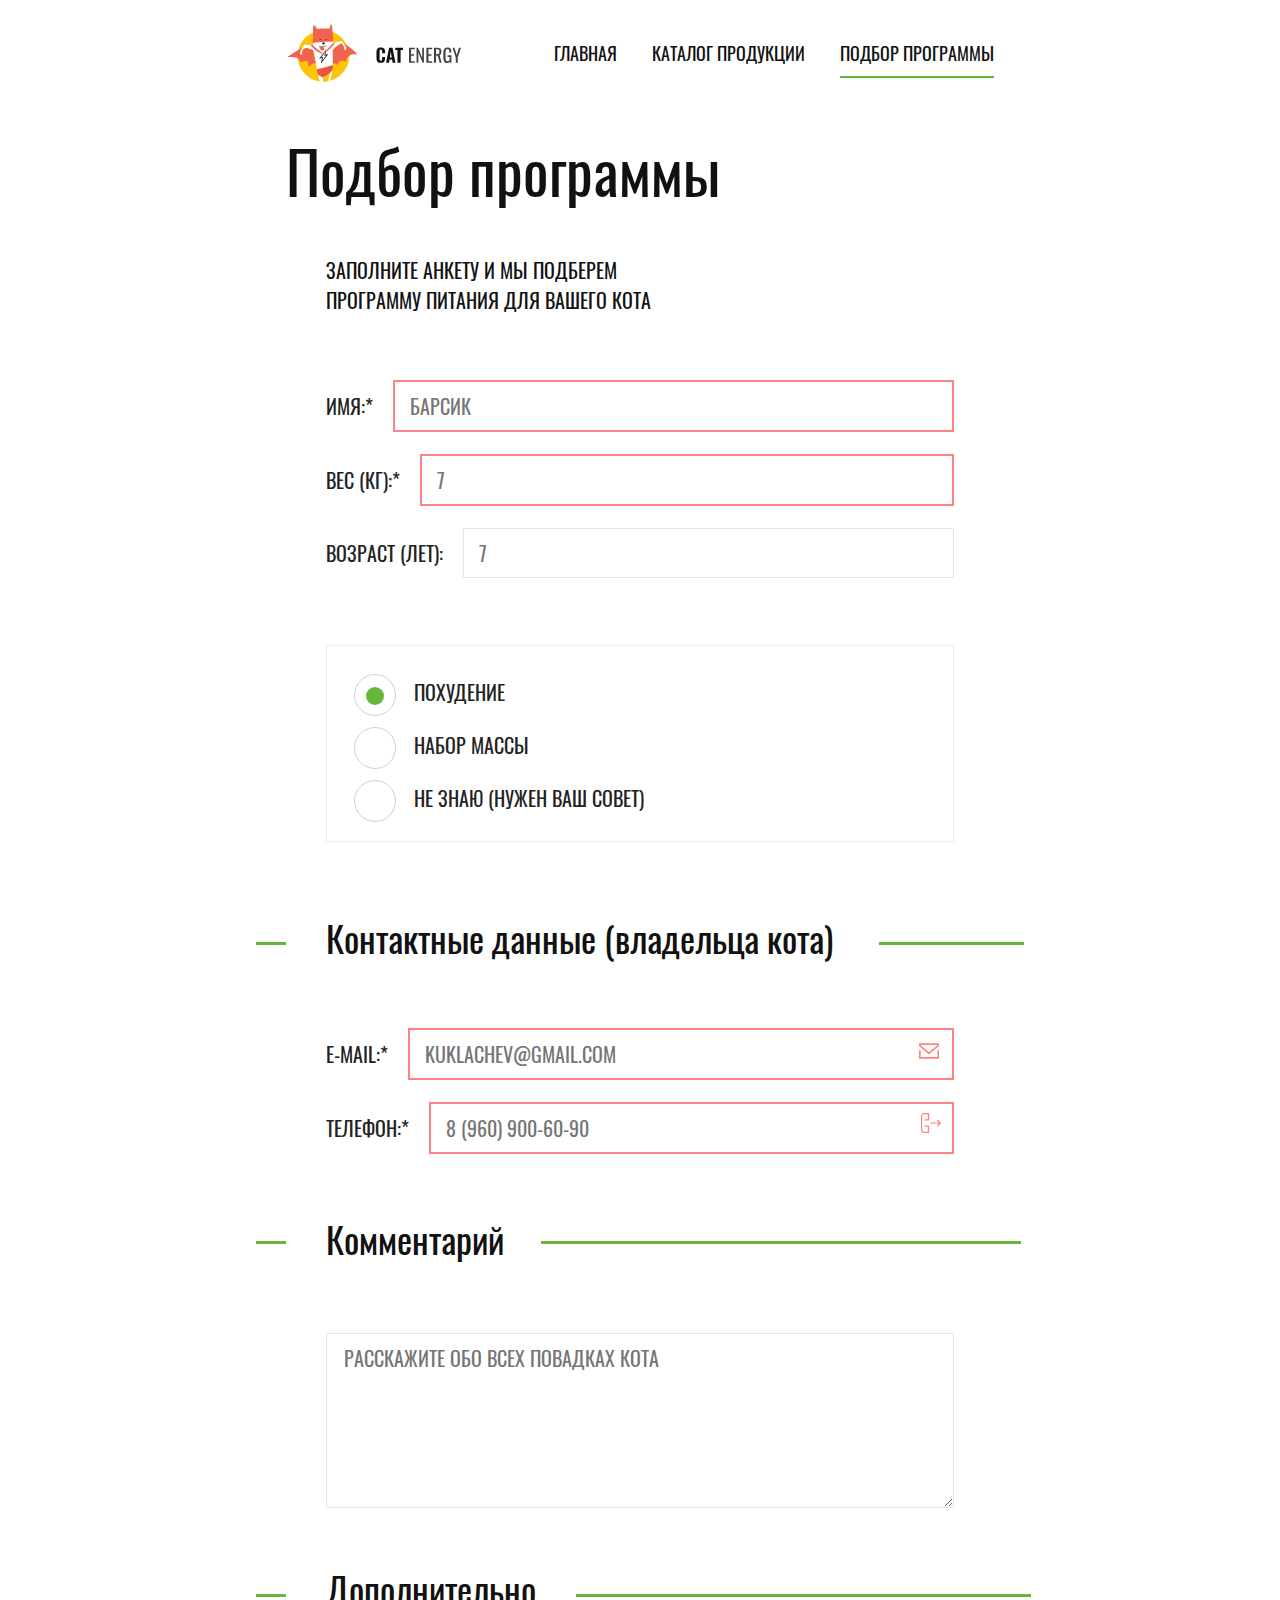
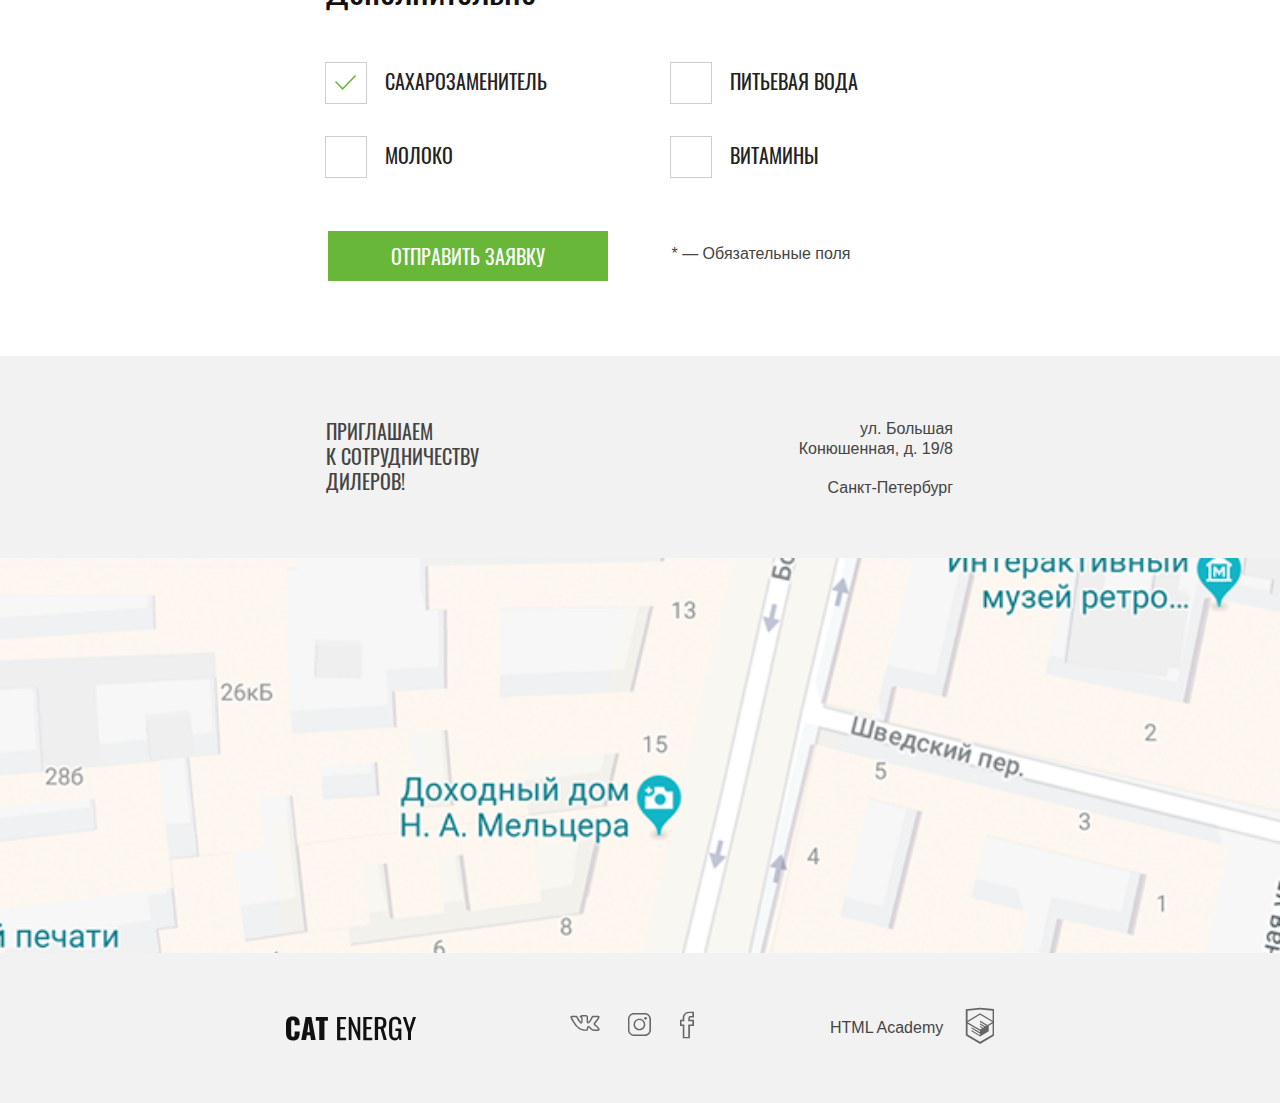
<file: form.html>
<!DOCTYPE html>
<html lang="ru">
  <head>
    <meta charset="utf-8">
    <title>Cat Energy - form</title>
    <meta name="viewport" content="width=device-width,initial-scale=1">
    <meta name="format-detection" content="telephone=no">
    <link rel="preload" href="fonts/oswaldmedium.woff2" as="font" type="font/woff2" crossorigin="">
    <link rel="preload" href="fonts/oswaldregular.woff2" as="font" type="font/woff2" crossorigin="">
    <link href="css/style.min.css" rel="stylesheet">
  </head>
  <body class="form-page">

    <div style="display:none">
      <svg xmlns="http://www.w3.org/2000/svg" xmlns:xlink="http://www.w3.org/1999/xlink"><symbol id="icon-cat-pro" viewbox="0 0 134 56"><path d="M123.1 5.8c1.2-1.9 2.7-3.4 4.5-4.6 1-.7 1.6-.7 2.2.6.8 1.9 1.5 3.9.9 6-.2.8-.1 1.4.4 2.1.6.8 1.1 1.6 1.6 2.3 1.3 1.9 1.8 3.9.9 6.2-.4 1-.4 2-.2 3.1.2 1 .2 2 0 3-.3 1.6-1.1 2.7-2.7 3.2-1.3.3-2.4.9-3.2 2-.2.3-.5.5-.9.5-1.2.2-4.2-2.5-4.2-3.7v-.6c.1-3.6-.1-3.9-3.4-5.4-.7-.3-1.3-.6-1.8-1.2-.6-.8-1.4-.7-2.3-.4-.8.4-1.4.9-1.3 1.9.3 2.4.4 4.8.3 7.3 0 .3.1.6.2.8 3.1 4.5 4.3 9.8 5.8 14.9 1.2 3.9 3.4 6 7.4 6.3.6 0 1.3.2 1.9.3 1.8.3 2.9 1.5 3.4 3.2.7 2.1.3 2.6-1.8 2.6h-6.5c-.9 0-1.6-.2-2.3-.8-1-1-2.2-1.4-3.4-2-1.3-.6-2.6-1.3-3.4-2.6-1.1-1.7-2.6-3.1-4-4.5-2.8-2.9-5.8-5.7-8.4-8.7-1.9-2.2-3.2-4.6-3.2-7.6 0-.9-.2-1.3-1.2-.9-.3.2-.7.3-1 .3-2.8 0-4.2 1.7-5.2 4.2-.9 2.1-2.1 4.1-3.2 6.2-.5 1.1-1 2.6-1 4.2 0 2.4.6 3.2 2.8 4 1.4.5 2.7 1 3.4 2.4.8 1.6.6 2-1.1 2.1h-6.8c-.9 0-1.5-.3-1.9-1.1l-1.8-3c-1-1.7-1.4-3.4-.7-5.4.6-1.7.3-3.6.1-5.3-.4-2.6 0-4.9 1.7-7 .6-.7.6-1-.4-1.2-4.1-.8-8-2.3-11.8-4.1 0 0-.1 0-.1-.1-3.2-1.2-3.8-1-4.7 2.3-.8 2.8-1.6 5.6-2.2 8.5-.7 3.2.1 6.2 1.1 9.2.4 1.2 1.6 1.1 2.5 1.4 2 .6 3.7 1.4 4.5 3.5.7 1.6.6 1.8-1.1 1.8-1.7 0-3.4-.1-5.2 0-1.6.1-2.8-.5-4.2-1.4-4.8-3.2-6.2-8.1-6.6-13.4-.2-3.3-2-5.9-4.1-8.4-.4-.5-.8-.7-1.4-.3-2.1 1.3-4.5 2.1-6.7 3-4.8 1.8-9 4.6-12.2 8.8-1.2 1.5-1.9 3.2-2.2 5.1-.3 1.8.2 2.6 2 3.1 1.9.6 2.7 1.5 2.9 3.4.1.8-.2 1.2-1 1.2h-8.1c-.6 0-1-.4-1.3-.8-1.3-1.6-1.9-3.5-1.9-5.5-.1-3.5.3-6.9.9-10.3.4-2.1 1.4-3.8 3.4-4.8 5.9-2.8 9-8.1 11.8-13.6.6-1.1.1-1.3-.9-1.2-2.9.3-5.4 1.6-7.7 3.2-3 2.1-5.7 4.6-8.3 7.1-2.9 2.7-6.2 4.6-10.3 4.9C3.1 32.5-.3 28.4 0 21.8c.1-2.3.9-4.4 2.4-6.1 1.2-1.3 2.6-2 4.5-1.5 1.5.4 1.9 1.2 1.3 2.7-.3.6-.7 1.1-1 1.7-.4.6-.8 1.3-1 2-1.1 3 .4 5.1 3.5 5.4 3.3.3 6-1.1 8.5-3.1 3-2.4 5.7-5.2 8-8.3 3.7-4.8 8.5-7.3 14.4-8.1 2.3-.3 4.3-1.3 6.5-1.9 4.1-1.2 8.3-1.9 12.7-1.8 2 .1 3.9-.3 5.8-1.1 4.9-2 10-2 15.1-1 4 .8 8 1.8 11.9 2.8 2.2.5 4.7.3 7-.2 4.4-1 8.9-1.9 13.4-2 3-.1 5.9.4 8.6 1.7 2 .9 2 .9 1.5 2.8z"></path></symbol><symbol id="icon-cat-slim" viewbox="0 0 70 97"><path d="M54.8 0h-.4c-.7.4-1.1.9-1.4 1.6-.6 1.1-1 2.3-1.3 3.4-.2.8-.7 1.2-1.5 1.3-2.3.4-4 1.7-5.2 3.7-.7 1.3-1.3 2.6-1.8 3.9-1.4 3.7-2.5 7.5-3.8 11.2-.7 1.9-.8 1.9-2.7 1.9-2.3 0-2.1-.4-2.1 2.1 0 .8.2 1.2 1.1 1.2.3 0 .7-.1.8.2.1.3-.2.5-.4.7-1.2 1.3-2.7 2-4.3 2.4-1.9.5-3.8.9-5.7 1.5-4.7 1.6-9.1 3.8-12.6 7.6-2.1 2.3-3.5 5-4.7 7.8-3.8 8.7-5.6 17.8-7 27-.6 4.3-1.1 8.6-1.5 13C.2 92.7 0 94.8 0 97h33.3c.1-.5-.1-.9-.2-1.3-.7-1.8-2.1-2.7-3.8-3.1-.7-.2-.8-.4-.4-.9.7-.9 1.2-2 1.6-3.1 1.6-4.8 2.3-9.8 3.1-14.8.6-3.8 1.5-7.4 3.4-10.8 1.5-2.5 3.3-4.6 5.6-6.4.8-.6.9-.6 1 .4.1.7.1 1.4.2 2.2.3 4.7.3 9.5-.2 14.2-.3 3.7-.5 7.4-.2 11 .4 4.3 1.2 8.4 2.2 12.6h13.3c-.3-2.2-2.1-4-4.2-4.4-1.3-.2-2.5-.1-3.8.2-.6.1-.8 0-.9-.6-.4-5.3-.1-10.6 1-15.8 1.3-6 2.4-12.1 3.1-18.2.3-2.5 1-4.8 2.3-7 1.2-2.1 2.2-4.3 3.4-6.5.9-1.7 1.1-3.4.4-5.2-.3-.7-.5-1.4-.9-2.1-1-2-2-3.9-2.9-5.9-.5-1-.4-1.1.7-1.1 1.6 0 1.6 0 1.7-1.6v-.7c0-.7-.3-1.1-1-1h-1.5c-.7 0-.9-.3-.7-1 .6-2.3 2.8-4.1 5.1-4.4 2.2-.3 4.4 0 6.6.4.6.1 1 0 1.3-.6.4-1 .8-2 1.3-3 .2-.4.2-.8-.1-1.1-3.2-4.2-6.7-8-11.4-10.4-.5-.3-.8-.6-.9-1.1-.3-1.4-.7-2.8-1.3-4.2-.3-.7-.6-1.3-1.4-1.7z"></path></symbol><symbol id="icon-close" viewbox="0 0 18 18"><path d="M18 1.3L16.7 0 9 7.7 1.3 0 0 1.3 7.7 9 0 16.7 1.3 18 9 10.3l7.7 7.7 1.3-1.3L10.3 9z"></path></symbol><symbol id="icon-fb" viewbox="0 0 10 19"><path d="M7.1 19H2v-8.8H0V5.8h1.9c-.1-2 .2-3.4 1.1-4.4C3.8.5 5 .1 6.5 0H10v4.2H7.2c-.1.2-.2.8-.2 1.6h3v4.4H7.1V19zm-4-1h2.8V9.1h2.9V6.8H5.9v-.5c0-1.4 0-2.6.7-3.1l.1-.1h2.1V1H6.5c-1.2.1-2 .4-2.6 1-.8.8-1 2.3-.8 4.2l.1.6H1.1v2.3h2V18z"></path></symbol><symbol id="icon-gift" viewbox="0 0 55.5 60"><path d="M52.3 12.2h-7c.5-.7.8-1.4 1.1-2.2.6-2 .4-4.1-.6-5.9-1-1.8-2.6-3.1-4.6-3.7-2-.6-4.1-.4-5.9.6-3.6 2-6.2 6.1-7.6 9-1.4-2.9-4-7.1-7.6-9-3.8-2-8.5-.6-10.5 3.1-1.4 2.7-1.2 5.8.5 8.1h-7c-1.7 0-3.1 1.4-3.1 3.1v9.4c0 1.7 1.4 3.1 3.1 3.1H4v26.1c0 3.3 2.7 6 6 6h35.5c3.3 0 6-2.7 6-6V27.8h.8c1.7 0 3.1-1.4 3.1-3.1v-9.4c.1-1.7-1.3-3.1-3.1-3.1zM36.5 3c1.3-.7 2.7-.8 4.1-.4 1.3.4 2.4 1.3 3.1 2.6.7 1.3.8 2.7.4 4.1-.4 1.2-1.1 2.2-2.2 2.9H29.4C30.5 9.6 33 5 36.5 3zM11.7 5.2C13.2 2.6 16.4 1.6 19 3c3.5 1.9 6 6.6 7.1 9.1H13.5c-2.3-1.4-3.1-4.5-1.8-6.9zm14.8 22.6v13.7H6.4V27.8h20.1zM6.4 53.9v-10h20.2v13.7H10c-2 0-3.6-1.7-3.6-3.7zm39.1 3.7H28.9V43.9h20.2v10c0 2-1.6 3.7-3.6 3.7zm3.6-16.1H28.9V27.8h20.2v13.7zm4-16.8c0 .4-.3.7-.7.7H3.2c-.4 0-.7-.3-.7-.7v-9.4c0-.4.3-.7.7-.7h49.2c.4 0 .7.3.7.7v9.4z"></path></symbol><symbol id="icon-insta" viewbox="0 0 16 16"><path d="M11.8 1C13.6 1 15 2.4 15 4.2v7.7c0 1.7-1.4 3.1-3.1 3.1H4.2C2.4 15 1 13.6 1 11.8V4.2C1 2.4 2.4 1 4.2 1h7.6m0-1H4.2C1.9 0 0 1.9 0 4.2v7.7C0 14.1 1.9 16 4.2 16h7.7c2.3 0 4.2-1.9 4.2-4.2V4.2C16 1.9 14.1 0 11.8 0z"></path><path d="M8 4.9c1.7 0 3.1 1.4 3.1 3.1 0 1.7-1.4 3.1-3.1 3.1-1.7 0-3.1-1.4-3.1-3.1 0-1.7 1.4-3.1 3.1-3.1m0-1C5.7 3.9 3.9 5.7 3.9 8s1.8 4.1 4.1 4.1 4.1-1.8 4.1-4.1S10.3 3.9 8 3.9z"></path><circle cx="12.3" cy="3.7" r=".9"></circle></symbol><symbol id="icon-mail" viewbox="0 0 17 13"><path d="M15.6 11.6H1.4V5.8H0V13h17V5.8h-1.4v5.8zM0 0v2.3l8.5 7.1L17 2.3V0H0zm15.6 1.6L8.5 7.5 1.4 1.6v-.2h14.2v.2z"></path></symbol><symbol id="icon-mobile-menu" viewbox="0 0 24 18"><path d="M0 16h24v2H0zm0-8h24v2H0zm0-8h24v2H0z"></path></symbol><symbol id="icon-phone" viewbox="0 0 20 20"><path d="M17.9 9.4H9.4v1.2h8.5l-2.1 2.1.9.9 3.1-3.1c.2-.2.2-.6 0-.9l-3.1-3.1-.9.9 2.1 2zm-9.8 10v-6.2c0-.3-.3-.6-.6-.6H3.1c0 .7.6 1.2 1.2 1.2h2.5v5H3.1c-1 .1-1.8-.7-1.9-1.7v-14c0-1 .8-1.8 1.7-1.8h3.9v5H4.4c-.7 0-1.2.6-1.2 1.2h4.4c.3 0 .6-.3.6-.6V.6C8.1.3 7.8 0 7.5 0H3.1C1.5-.1.1 1.2 0 2.9v13.9c-.1 1.7 1.2 3.1 2.9 3.1h4.6c.3.1.6-.2.6-.5z"></path></symbol><symbol id="icon-plus-mobile" viewbox="0 0 30 30"><path fill="#231f20" d="M30 14H16V0h-2v14H0v2h14v14h2V16h14z"></path></symbol><symbol id="icon-plus" viewbox="0 0 60 60"><path fill="#231f20" d="M60 29.5H30.5V0h-1v29.5H0v1h29.5V60h1V30.5H60z"></path></symbol><symbol id="icon-right-arrow-long" viewbox="0 0 24.2 11"><path fill="#3f4242" d="M17.6 0l6.6 5.5-6.6 5.5V6.6H0V4.4h17.6z"></path></symbol><symbol id="icon-right-arrow-verylong" viewbox="0 0 32 11"><path fill="#3f4242" d="M25.4 0L32 5.5 25.4 11V6.6H0V4.4h25.4z"></path></symbol><symbol id="icon-tick" viewbox="0 0 21.1 15.5"><path fill="#68b738" d="M20.1 0L7.7 13.3 1 6.1 0 7.2l7.6 8.2.1.1L21 1.2l.1-.1z"></path></symbol><symbol id="icon-vk" viewbox="0 0 22 12"><path d="M17.6 12c-.3 0-.9-.1-1.5-.5-.5-.3-.9-.7-1.3-1.2-.3-.3-.9-.9-1.1-.9-.2.1-.4.7-.3 1.2 0 .1 0 .6-.3.9-.3.3-.8.4-.9.4h-1.4c-.7 0-3.2-.2-5.4-2.3C2.5 7.1.2 2.2.1 2 0 1.6-.1 1.2.2.9s.8-.4 1-.4h3.1c.1 0 .4.1.7.3.3.2.4.5.5.6.7 1.5 1.5 2.8 2.6 4 .1-.4.2-1.4.1-2.3 0-.4-.1-.8-.2-1-.1-.1-.3-.2-.5-.2l-.6-.5c0-.5.5-.9.9-1.1.5-.2 1.3-.3 2.3-.3h.5c.9 0 1.2.1 1.6.1 1.2.3 1.2 1.3 1.1 2.5v1.6c0 .3 0 .8.1 1 .2-.1.6-.5 1.5-1.9.6-.9 1-1.9 1.1-2.1.1-.3.4-.7 1.2-.7h3.4c.7 0 1.2.2 1.3.7.2.5.1 1.3-1.7 3.5-.3.3-.5.6-.7.9-.5.4-.9 1-.9 1.1s.5.5.9.9c1.1.9 1.9 1.7 2.2 2.3.4.6.3 1 .2 1.3-.3.7-1.2.7-1.4.8h-2.9zm-3.9-3.7c.7 0 1.2.6 1.8 1.2.4.4.7.8 1.1 1 .5.3 1 .3 1 .3h2.9c.1 0 .3-.1.4-.1 0 0 0-.1-.1-.1-.3-.5-1-1.3-2-2.1-.9-.7-1.3-1.1-1.4-1.7 0-.6.4-1.1 1.2-2.1.2-.2.4-.5.7-.8 1.1-1.4 1.4-2 1.5-2.3h-3.9c0 .4-.5 1.5-1.1 2.4-1.4 2.1-2 2.4-2.5 2.4-.1 0-.3 0-.4-.1-.7-.4-.7-1.4-.7-2.1V2.6c.1-1.3 0-1.3-.3-1.4-.3-.1-.5-.1-1.4-.1H10c-.5 0-1 0-1.4.1l.2.2c.4.5.4 1.5.4 1.7.1 1.3 0 2.9-.7 3.3-.1 0-.2.1-.4.1-.6 0-1.3-.7-2.5-2.5C5 2.9 4.5 1.8 4.5 1.8s0-.1-.1-.1-.2-.1-.2-.1h-3c.4.9 2.5 5 4.8 7.2 2 1.9 4.3 2 4.7 2h1.4s.2 0 .2-.1v-.1c0-.2 0-2 1.2-2.3h.2z"></path></symbol></svg>
    </div>

    <header class="page-header">
      <div class="page-header__wrapper">
        <a class="page-header__logo" href="index.html">
          <picture>
            <source media="(min-width: 1300px)" srcset="img/logo-desktop.svg">
            <source media="(min-width: 768px)" srcset="img/logo-tablet.svg">
            <img class="page-header__logo-image" src="img/logo-mobile.svg" width="192" height="66" alt="Кэт энерджи">
          </picture>
        </a>
        <nav class="main-nav">
          <button class="main-nav__toggle" type="button">Открыть меню</button>
          <div class="main-nav__wrapper">
            <ul class="main-nav__list site-list">
              <li class="site-list__item">
                <a class="site-list__link" href="index.html">Главная</a>
              </li>
              <li class="site-list__item">
                <a class="site-list__link" href="catalog.html">Каталог продукции</a>
              </li>
              <li class="site-list__item site-list__item--active">
                <a class="site-list__link site-list__link--active">Подбор программы</a>
              </li>
            </ul>
          </div>
        </nav>
      </div>
    </header>

    <main class="page-main">
      <div class="page-main__wrapper">
        <h1 class="page-main__title">Подбор программы</h1>
        <p class="page-main__sentence">Заполните анкету и мы подберем программу питания для вашего кота</p>
        <form class="page-main__form feedback" action="https://echo.htmlacademy.ru" method="POST">
          <div class="feedback__wrap">
            <div class="feedback__wrapper">
              <ul class="feedback__list feedback__list--info">
                <li class="feedback__item">
                  <label class="feedback__label" for="name">имя:*</label>
                  <input class="feedback__input-text" type="text" placeholder="барсик" id="name" name="name" required="">
                </li>
                <li class="feedback__item">
                  <label class="feedback__label" for="weight">вес (кг):*</label>
                  <input class="feedback__input-text" type="text" placeholder="7" id="weight" name="weight" required="">
                </li>
                <li class="feedback__item">
                  <label class="feedback__label" for="age">возраст (лет):</label>
                  <input class="feedback__input-text" type="text" placeholder="7" id="age" name="age">
                </li>
              </ul>
            </div>
            <div class="feedback_border-wrapper">
              <ul class="feedback__list feedback__list--program">
                <li class="feedback__item">
                  <input class="feedback__input-radio visually-hidden" type="radio" id="thin" name="mass" value="minus" checked="">
                  <label class="feedback__label feedback__label--radio" for="thin">похудение</label>
                </li>
                <li class="feedback__item">
                  <input class="feedback__input-radio visually-hidden" type="radio" id="increase" name="mass" value="plus">
                  <label class="feedback__label feedback__label--radio" for="increase">набор массы</label>
                </li>
                <li class="feedback__item">
                  <input class="feedback__input-radio visually-hidden" type="radio" id="advice" name="mass" value="advice-mass">
                  <label class="feedback__label feedback__label--radio" for="advice">не знаю (нужен ваш совет)</label>
                </li>
              </ul>
            </div>
          </div>
          <div class="feedback__wrapper">
            <fieldset class="feedback__fieldset feedback__fieldset--master">
              <h2 class="feedback__title feedback__title--master">Контактные данные (владельца кота)</h2>
              <ul class="feedback__list feedback__list--contacts">
                <li class="feedback__item">
                  <label class="feedback__label feedback__label--email" for="email">e-mail:*</label>
                  <input class="feedback__input-text feedback__input-text--email" type="email" placeholder="kuklachev@gmail.com" id="email" name="email" required="">
                  <svg class="feedback__input-icon" xmlns="http://www.w3.org/2000/svg" viewBox="0 0 17 13"><path d="M15.6 11.6H1.4V5.8H0V13h17V5.8h-1.4v5.8zM0 0v2.3l8.5 7.1L17 2.3V0H0zm15.6 1.6L8.5 7.5 1.4 1.6v-.2h14.2v.2z"></path></svg>
                </li>
                <li class="feedback__item">
                  <label class="feedback__label feedback__label--phone" for="phone">телефон:*</label>
                  <input class="feedback__input-text feedback__input-text--phone" type="tel" placeholder="8 (960) 900-60-90" id="phone" name="phone" required="">
                  <svg class="feedback__input-icon" xmlns="http://www.w3.org/2000/svg" viewBox="0 0 20 20"><path d="M17.9 9.4H9.4v1.2h8.5l-2.1 2.1.9.9 3.1-3.1c.2-.2.2-.6 0-.9l-3.1-3.1-.9.9 2.1 2zm-9.8 10v-6.2c0-.3-.3-.6-.6-.6H3.1c0 .7.6 1.2 1.2 1.2h2.5v5H3.1c-1 .1-1.8-.7-1.9-1.7v-14c0-1 .8-1.8 1.7-1.8h3.9v5H4.4c-.7 0-1.2.6-1.2 1.2h4.4c.3 0 .6-.3.6-.6V.6C8.1.3 7.8 0 7.5 0H3.1C1.5-.1.1 1.2 0 2.9v13.9c-.1 1.7 1.2 3.1 2.9 3.1h4.6c.3.1.6-.2.6-.5z"></path></svg>
                </li>
              </ul>
            </fieldset>
          </div>
          <div class="feedback__wrapper">
            <fieldset class="feedback__fieldset feedback__fieldset--comments">
              <h2 class="feedback__title feedback__title--comments">Комментарий</h2>
              <div class="feedback__comments-wrapper">
                <textarea class="feedback__textarea" placeholder="Расскажите обо всех повадках кота" name="comments"></textarea>
              </div>
            </fieldset>
          </div>
          <div class="feedback__wrapper">
            <fieldset class="feedback__fieldset">
              <h2 class="feedback__title feedback__title--additional">Дополнительно</h2>
              <ul class="feedback__list feedback__list--additional">
                <li class="feedback__item">
                  <input class="feedback__input-checkbox visually-hidden" type="checkbox" id="form-sweetener" name="sweetener" checked="">
                  <label class="feedback__label feedback__label--checkbox" for="form-sweetener">Сахарозаменитель</label>
                </li>
                <li class="feedback__item">
                  <input class="feedback__input-checkbox visually-hidden" type="checkbox" id="form-drinkwater" name="drinkwater">
                  <label class="feedback__label feedback__label--checkbox" for="form-drinkwater">Питьевая вода</label>
                </li>
                <li class="feedback__item">
                  <input class="feedback__input-checkbox visually-hidden" type="checkbox" id="form-milk" name="milk">
                  <label class="feedback__label feedback__label--checkbox" for="form-milk">Молоко</label>
                </li>
                <li class="feedback__item">
                  <input class="feedback__input-checkbox visually-hidden" type="checkbox" id="form-vitamins" name="vitamins">
                  <label class="feedback__label feedback__label--checkbox" for="form-vitamins">Витамины</label>
                </li>
              </ul>
            </fieldset>
            <div class="feedback__fieldset-button">
              <button class="feedback__button btn" type="submit">Отправить заявку</button>
              <p class="feedback__required">* — Обязательные поля</p>
              </div>
            </div>
        </form>
      </div>
    </main>

    <section class="contacts">
      <div class="contacts__wrapper">
        <div class="contacts__container">
          <h2 class="visually-hidden">Наши контакты</h2>
            <p class="contacts__collaboration">приглашаем<br> к сотрудничеству дилеров!</p>
            <p class="contacts__address">ул. Большая Конюшенная, д. 19/8 <span>Санкт-Петербург</span></p>
        </div>
      </div>
      <div class="contacts__map">
        <iframe class="contacts__picture" src="https://www.google.com/maps/embed?pb=!1m18!1m12!1m3!1d1998.6036253002735!2d30.320858715590237!3d59.938719169054785!2m3!1f0!2f0!3f0!3m2!1i1024!2i768!4f13.1!3m3!1m2!1s0x4696310fca145cc1%3A0x42b32648d8238007!2z0JHQvtC70YzRiNCw0Y8g0JrQvtC90Y7RiNC10L3QvdCw0Y8g0YPQuy4sIDE5LzgsINCh0LDQvdC60YIt0J_QtdGC0LXRgNCx0YPRgNCzLCDQoNC-0YHRgdC40Y8sIDE5MTE4Ng!5e0!3m2!1sru!2sua!4v1565623418226!5m2!1sru!2sua" width="320" height="365" allowfullscreen=""></iframe>
      </div>
    </section>

    <footer class="page-footer">
      <div class="page-footer__wrapper">
        <a class="page-footer__logo">
          <img class="page-footer__logo-image" src="img/logo-footer.svg" alt="Кэт энерджи" width="130" height="25">
        </a>
        <div class="page-footer__social social">
          <ul class="social__list">
            <li class="social__item">
              <a class="social__link social__link--vkontakte" href="https://vk.com/htmlacademy" aria-label="Переход на сайт Вконтакте">
                <span class="visually-hidden">Вконтакте</span>
                <svg class="social__icon social__icon--vkontakte" width="22" height="12" xmlns="http://www.w3.org/2000/svg" xmlns:xlink="http://www.w3.org/1999/xlink" x="0px" y="0px" viewBox="0 0 22 12" style="enable-background:new 0 0 22 12;" xml:space="preserve">
                  <path d="M17.6,12c-0.3,0-0.9-0.1-1.5-0.5c-0.5-0.3-0.9-0.7-1.3-1.2c-0.3-0.3-0.9-0.9-1.1-0.9c-0.2,0.1-0.4,0.7-0.3,1.2
                  c0,0.1,0,0.6-0.3,0.9c-0.3,0.3-0.8,0.4-0.9,0.4h-1.4c-0.7,0-3.2-0.2-5.4-2.3C2.5,7.1,0.2,2.2,0.1,2C0,1.6-0.1,1.2,0.2,0.9
                  s0.8-0.4,1-0.4h3.1c0.1,0,0.4,0.1,0.7,0.3C5.3,1,5.4,1.3,5.5,1.4c0.7,1.5,1.5,2.8,2.6,4C8.2,5,8.3,4,8.2,3.1c0-0.4-0.1-0.8-0.2-1
                  C7.9,2,7.7,1.9,7.5,1.9L6.9,1.4c0-0.5,0.5-0.9,0.9-1.1C8.3,0.1,9.1,0,10.1,0h0.5c0.9,0,1.2,0.1,1.6,0.1c1.2,0.3,1.2,1.3,1.1,2.5v1.6
                  c0,0.3,0,0.8,0.1,1c0.2-0.1,0.6-0.5,1.5-1.9c0.6-0.9,1-1.9,1.1-2.1c0.1-0.3,0.4-0.7,1.2-0.7h3.4c0.7,0,1.2,0.2,1.3,0.7
                  c0.2,0.5,0.1,1.3-1.7,3.5c-0.3,0.3-0.5,0.6-0.7,0.9c-0.5,0.4-0.9,1-0.9,1.1s0.5,0.5,0.9,0.9c1.1,0.9,1.9,1.7,2.2,2.3
                  c0.4,0.6,0.3,1,0.2,1.3c-0.3,0.7-1.2,0.7-1.4,0.8h-2.8C17.7,12,17.6,12,17.6,12z M13.7,8.3c0.7,0,1.2,0.6,1.8,1.2
                  c0.4,0.4,0.7,0.8,1.1,1c0.5,0.3,1,0.3,1,0.3h2.9c0.1,0,0.3-0.1,0.4-0.1c0,0,0-0.1-0.1-0.1c-0.3-0.5-1-1.3-2-2.1
                  c-0.9-0.7-1.3-1.1-1.4-1.7c0-0.6,0.4-1.1,1.2-2.1c0.2-0.2,0.4-0.5,0.7-0.8c1.1-1.4,1.4-2,1.5-2.3h-3.9c0,0.4-0.5,1.5-1.1,2.4
                  c-1.4,2.1-2,2.4-2.5,2.4c-0.1,0-0.3,0-0.4-0.1c-0.7-0.4-0.7-1.4-0.7-2.1V3.9V2.6c0.1-1.3,0-1.3-0.3-1.4c-0.3-0.1-0.5-0.1-1.4-0.1H10
                  c-0.5,0-1,0-1.4,0.1l0.2,0.2c0.4,0.5,0.4,1.5,0.4,1.7c0.1,1.3,0,2.9-0.7,3.3c-0.1,0-0.2,0.1-0.4,0.1C7.5,6.5,6.8,5.8,5.6,4
                  C5,2.9,4.5,1.8,4.5,1.8s0-0.1-0.1-0.1S4.2,1.6,4.2,1.6H1.3H1.2c0.4,0.9,2.5,5,4.8,7.2c2,1.9,4.3,2,4.7,2h1.4c0,0,0.2,0,0.2-0.1v-0.1
                  c0-0.2,0-2,1.2-2.3C13.5,8.3,13.7,8.3,13.7,8.3z"></path>
                </svg>
              </a>
            </li>
            <li class="social__item">
              <a class="social__link social__link--instagram" href="https://www.instagram.com/htmlacademy" aria-label="Переход на сайт Инстаграм">
                <span class="visually-hidden">Инстаграм</span>
                <svg class="social__icon social__icon--instagram" width="16" height="16" xmlns="http://www.w3.org/2000/svg" xmlns:xlink="http://www.w3.org/1999/xlink" x="0px" y="0px" viewBox="0 0 16.1 16" style="enable-background:new 0 0 16.1 16;" xml:space="preserve">
                  <path class="st0" d="M11.8,1C13.6,1,15,2.4,15,4.2v7.7c0,1.7-1.4,3.1-3.1,3.1H4.2C2.4,15,1,13.6,1,11.8V4.2C1,2.4,2.4,1,4.2,1H11.8
                  M11.8,0H4.2C1.9,0,0,1.9,0,4.2v7.7C0,14.1,1.9,16,4.2,16h7.7c2.3,0,4.2-1.9,4.2-4.2V4.2C16,1.9,14.1,0,11.8,0z"></path>
                  <path class="st0" d="M8,4.9c1.7,0,3.1,1.4,3.1,3.1S9.7,11.1,8,11.1S4.9,9.7,4.9,8S6.3,4.9,8,4.9 M8,3.9C5.7,3.9,3.9,5.7,3.9,8
                  s1.8,4.1,4.1,4.1s4.1-1.8,4.1-4.1S10.3,3.9,8,3.9z"></path>
                  <circle class="st0" cx="12.3" cy="3.7" r="0.9"></circle>
                </svg>
              </a>
            </li>
            <li class="social__item">
              <a class="social__link social__link--facebook" href="https://www.facebook.com/htmlacademy" aria-label="Переход на сайт Фейсбук">
                <span class="visually-hidden">Фейсбук</span>
                <svg class="social__icon social__icon--facebook" width="10" height="19" xmlns="http://www.w3.org/2000/svg" xmlns:xlink="http://www.w3.org/1999/xlink" x="0px" y="0px" viewBox="0 0 10 19" style="enable-background:new 0 0 10 19;" xml:space="preserve">
                  <path d="M7.1,19H2v-8.8H0V5.8h1.9C1.8,3.8,2.1,2.4,3,1.4C3.8,0.5,5,0.1,6.5,0H10v4.2H7.2C7.1,4.4,7,5,7,5.8h3v4.4H7.1V19z M3.1,18
                  h2.8V9.1h2.9V6.8H5.9V6.3c0-1.4,0-2.6,0.7-3.1l0.1-0.1h2.1V1H6.5c-1.2,0.1-2,0.4-2.6,1c-0.8,0.8-1,2.3-0.8,4.2l0.1,0.6H1.1v2.3h2V18
                  z"></path>
                </svg>
              </a>
            </li>
          </ul>
        </div>
        <div class="page-footer__copyright copyright">
          <a class="copyright__link" href="https://htmlacademy.ru/intensive/adaptive" aria-label="Переход на сайт HTML Academy">HTML Academy</a>
          <span class="visually-hidden">Правообладатель</span>
          <a class="copyright__link-logo" href="https://htmlacademy.ru/intensive/adaptive" aria-label="Переход на сайт HTML Academy">
            <svg class="copyright__img" width="38" height="48" xmlns="http://www.w3.org/2000/svg" viewBox="0 0 46 66">
              <path d="M30.2 5h-.2l-19.7 2.1v36.2l19.7 11.7 19.7-11.7v-36.2l-19.5-2.1zm17 36.8l-17.2 10.2-17.2-10.2v-14.8l17.1 10.2v1.8l-11.7-7v1.8l11.8 7.1v1.9l-11.8-7v1.8l11.8 7 11.9-7.1v-7.6l5.3-3.2v15.1zm-.1-17l-4.7 2.8-2.2 1.3-10.3-6.1v1.8l8.8 5.3h-.1l-.2.1-1.3.7-7.3-4.3v1.8l5.8 3.4-1.4.9-4.3-2.6v1.8l2.9 1.7-2.9 1.7-17-10.1 17-10.2 17.2 10zm.1-1.8l-17.3-10.2-17.1 10.2v-13.6l17.2-1.8 17.2 1.8v13.6z"></path>
            </svg>
          </a>
        </div>
      </div>
    </footer>
    <script src="js/picturefill.js"></script>
  </body>
</html>
</file>
<file: css/style.min.css>
body{min-width:320px;margin:0;padding:0;font-family:"Oswald","Arial",sans-serif;font-size:14px;line-height:18px;font-weight:400;color:#444;background-color:#fff;overflow-x:hidden}img{max-width:100%;height:auto}a{text-decoration:none}.visually-hidden:not(:focus):not(:active),input[type=checkbox].visually-hidden,input[type=radio].visually-hidden{position:absolute;width:1px;height:1px;margin:-1px;border:0;padding:0;white-space:nowrap;-webkit-clip-path:inset(100%);clip-path:inset(100%);clip:rect(0 0 0 0);overflow:hidden}
/*! normalize.css v8.0.1 | MIT License | github.com/necolas/normalize.css */
html{line-height:1.15;-webkit-text-size-adjust:100%}body{margin:0}details,main{display:block}h1{font-size:2em;margin:.67em 0}hr{-webkit-box-sizing:content-box;box-sizing:content-box;height:0;overflow:visible}code,kbd,pre,samp{font-family:monospace,monospace;font-size:1em}a{background-color:transparent}abbr[title]{border-bottom:none;-webkit-text-decoration:underline dotted;text-decoration:underline dotted}b,strong{font-weight:bolder}small{font-size:80%}sub,sup{font-size:75%;line-height:0;position:relative;vertical-align:baseline}sub{bottom:-.25em}sup{top:-.5em}img{border-style:none}button,input,optgroup,select,textarea{font-family:inherit;font-size:100%;line-height:1.15;margin:0}button,input{overflow:visible}button,select{text-transform:none}[type=button],[type=reset],[type=submit],button{-webkit-appearance:button}[type=button]::-moz-focus-inner,[type=reset]::-moz-focus-inner,[type=submit]::-moz-focus-inner,button::-moz-focus-inner{border-style:none;padding:0}[type=button]:-moz-focusring,[type=reset]:-moz-focusring,[type=submit]:-moz-focusring,button:-moz-focusring{outline:1px dotted ButtonText}fieldset{padding:.35em .75em .625em}legend{color:inherit;display:table;max-width:100%;white-space:normal}progress{vertical-align:baseline}textarea{overflow:auto}[type=checkbox],[type=radio],legend{-webkit-box-sizing:border-box;box-sizing:border-box;padding:0}[type=number]::-webkit-inner-spin-button,[type=number]::-webkit-outer-spin-button{height:auto}[type=search]{-webkit-appearance:textfield;outline-offset:-2px}[type=search]::-webkit-search-decoration{-webkit-appearance:none}::-webkit-file-upload-button{-webkit-appearance:button;font:inherit}summary{display:list-item}[hidden],template{display:none}@font-face{font-weight:400;font-family:"Oswald";font-style:normal;font-display:swap;src:url(../fonts/oswaldregular.woff2) format("woff2"),url(../fonts/oswaldregular.woff) format("woff")}@font-face{font-weight:500;font-family:"Oswald";font-style:normal;font-display:swap;src:url(../fonts/oswaldmedium.woff2) format("woff2"),url(../fonts/oswaldmedium.woff) format("woff")}.btn{display:block;padding:11px 0;font:inherit;text-align:center;color:#fff;text-transform:uppercase;text-decoration:none;outline:thin}.btn:active,.btn:hover{background-color:#5eaa2f}.btn:active{color:#8fc46e}@media (min-width:768px){.btn{padding:15px 0}}.catalog{margin-bottom:26px;background-color:#fff}.catalog__wrapper{width:320px;padding:0;margin:0 auto}.catalog__title{margin:0 0 28px;padding:14px 20px 0;-webkit-box-sizing:border-box;box-sizing:border-box;font-size:36px;line-height:60px;font-weight:400;color:#111;text-align:left;border-top:1px solid #ededed}.catalog__list{width:100%;margin:0;padding:0;list-style:none;border:1px solid #ededed}.catalog__item{display:-webkit-box;display:-ms-flexbox;display:flex;-ms-flex-wrap:wrap;flex-wrap:wrap;width:100%;padding:0 20px;margin:0 auto;min-height:208px;-webkit-box-sizing:border-box;box-sizing:border-box;border-top:1px solid #ededed}.catalog__item:first-child{border-top:none}.catalog__item-show{-webkit-box-orient:vertical;-webkit-box-direction:normal;-ms-flex-direction:column;flex-direction:column;-webkit-box-pack:start;-ms-flex-pack:start;justify-content:flex-start;-webkit-box-align:center;-ms-flex-align:center;align-items:center;background-color:none}@media (min-width:768px){.catalog{margin-bottom:18px}.catalog__wrapper{width:708px;padding:0 30px}.catalog__title{min-height:65px;margin:0 0 70px;padding:0;font-size:60px;line-height:60px;font-weight:400;border:0}.catalog__list{display:-webkit-box;display:-ms-flexbox;display:flex;-ms-flex-wrap:wrap;flex-wrap:wrap;width:708px;border:0}.catalog__item{position:relative;-webkit-box-orient:vertical;-webkit-box-direction:normal;-ms-flex-direction:column;flex-direction:column;-ms-flex-wrap:nowrap;flex-wrap:nowrap;-webkit-box-align:center;-ms-flex-align:center;align-items:center;-webkit-box-pack:start;-ms-flex-pack:start;justify-content:flex-start;width:324px;min-height:434px;margin:90px 60px 48px 0;padding:165px 20px 17px;-webkit-box-sizing:border-box;box-sizing:border-box;border:0;background:linear-gradient(to bottom,#f2f2f2 434px,#f2f2f2 434px,#f2f2f2 434px,#f2f2f2 434px)}.catalog__item:nth-child(2n){margin-right:0}.catalog__item-show{padding:53px 19px 40px;background:0 0;border:1px solid #cdcdcd}}@media (min-width:1300px){.catalog__wrapper{width:1220px;padding:0 40px}.catalog__list{width:1220px}.catalog__item{width:245px;min-height:434;margin-right:80px}.catalog__item:nth-child(2n){margin-right:80px}.catalog__item:nth-child(4n){margin-right:0}}.copyright__link{display:block;padding-top:30px;padding-bottom:33px;font-family:"Arial",sans-serif;font-size:16px;line-height:16px;color:#444}.copyright__link:active,.copyright__link:focus{color:#c8c8c8}.copyright__link-logo{display:block}.copyright__img{display:block;margin:0;padding:0;width:28;height:35;fill:#666}.copyright__img:hover{fill:#68b738}.copyright__img:active,.copyright__img:focus{fill:#c8e0ba}@media (min-width:768px){.copyright__link,.copyright__link-logo{padding:0}}.features{margin-bottom:40px}.features__wrapper{width:280px;margin:0 auto;padding:0 20px}.features__title{margin:0 0 28px;font-size:36px;font-weight:400;line-height:60px;color:#111}.features__list{margin:0;padding:0;list-style:none}.features__item{width:280px;min-height:60px;margin-bottom:20px;position:relative}.features__item--leaf::before{content:"";position:absolute;top:0;left:0;width:60px;height:60px;background:url(../img/advantage-leaf@1x.png) no-repeat;background-color:#68b738;background-position:center}@media (-webkit-min-device-pixel-ratio:1.5),(min-resolution:144dpi),(min-resolution:1.5dppx){.features__item--leaf::before{background-image:url(../img/advantage-leaf@2x.png);background-size:50px auto}}.features__item--drink::before{content:"";position:absolute;top:0;left:0;width:60px;height:60px;background:url(../img/advantage-powder@1x.png) no-repeat;background-color:#68b738;background-position:center}@media (-webkit-min-device-pixel-ratio:1.5),(min-resolution:144dpi),(min-resolution:1.5dppx){.features__item--drink::before{background-image:url(../img/advantage-powder@2x.png);background-size:50px auto}}.features__item--eating::before{content:"";position:absolute;top:0;left:0;width:60px;height:60px;background:url(../img/advantage-dining@1x.png) no-repeat;background-color:#68b738;background-position:center}@media (-webkit-min-device-pixel-ratio:1.5),(min-resolution:144dpi),(min-resolution:1.5dppx){.features__item--eating::before{background-image:url(../img/advantage-dining@2x.png);background-size:50px auto}}.features__item--clock::before{content:"";position:absolute;top:0;left:0;width:60px;height:60px;background:url(../img/advantage-clock@1x.png) no-repeat;background-color:#68b738;background-position:center}@media (-webkit-min-device-pixel-ratio:1.5),(min-resolution:144dpi),(min-resolution:1.5dppx){.features__item--clock::before{background-image:url(../img/advantage-clock@2x.png);background-size:50px auto}}.features__text{min-height:60px;margin:0;padding-top:3px;padding-left:80px;-webkit-box-sizing:border-box;box-sizing:border-box;font-family:"Arial",sans-serif;font-size:14px;font-weight:400;line-height:18px}@media (min-width:768px){.features{margin-bottom:20px}.features__wrapper{width:708px;padding:0 30px}.features__title{margin:0 0 6px;font-size:60px;font-weight:400;line-height:60px}.features__item,.features__list{display:-webkit-box;display:-ms-flexbox;display:flex}.features__list{-ms-flex-wrap:wrap;flex-wrap:wrap}.features__item{width:324px;min-height:185px;margin-top:64px;margin-right:60px;margin-bottom:68px;-webkit-box-orient:vertical;-webkit-box-direction:reverse;-ms-flex-direction:column-reverse;flex-direction:column-reverse;-webkit-box-pack:justify;-ms-flex-pack:justify;justify-content:space-between}.features__item:nth-child(2n){margin-right:0}.features__item--clock::before,.features__item--drink::before,.features__item--eating::before,.features__item--leaf::before{width:80px;height:80px}.features__item--leaf::after{content:"1";left:118px;top:-38px}.features__item--clock::after,.features__item--drink::after,.features__item--eating::after,.features__item--leaf::after{position:absolute;z-index:-1;width:70px;height:230px;font-family:"Oswald","Arial",sans-serif;font-weight:400;font-size:281px;line-height:281px;color:#f2f2f2}.features__item--drink::after{content:"2";left:112px;top:-40px}.features__item--eating::after{content:"3";left:112px;top:-37px}.features__item--clock::after{content:"4";left:112px;top:-36px}.features__text{width:265px;padding-left:0;font-size:16px;font-weight:400;line-height:24px}}@media (min-width:1300px){.features__wrapper{width:1220px;padding:0 40px}.features__title{font-size:60px;font-weight:400;line-height:60px}.features__list{display:-webkit-box;display:-ms-flexbox;display:flex;-ms-flex-wrap:wrap;flex-wrap:wrap;-webkit-box-pack:start;-ms-flex-pack:start;justify-content:flex-start}.features__item{width:245px;min-height:185px;margin-right:80px}.features__item:nth-child(2n){margin-right:80px}.features__item:nth-child(4n){margin-right:0}.features__item--clock::before,.features__item--drink::before,.features__item--eating::before,.features__item--leaf::before{top:5px;width:80px;height:80px}.features__text{width:245px;padding-left:0;font-size:16px;font-weight:400;line-height:24px}}.intro,.intro__wrapper{min-height:480px}.intro__wrapper{position:relative;width:280px;padding:0 20px;margin:0 auto;background:linear-gradient(to bottom,#65a93c 0,#65a93c 305px,#fff 305px,#fff 100%);background-image:url(../img/index-background-mobile@1x.jpg);background-repeat:no-repeat;background-position:center 0}@media (-webkit-min-device-pixel-ratio:1.5),(min-resolution:144dpi),(min-resolution:1.5dppx){.intro__wrapper{background-image:url(../img/index-background-mobile@2x.jpg);background-size:320px auto}}.intro__img{min-height:270px;background-image:url(../img/index-can-mobile@1x.png);background-repeat:no-repeat;background-position:center 0}@media (-webkit-min-device-pixel-ratio:1.5),(min-resolution:144dpi),(min-resolution:1.5dppx){.intro__img{background-image:url(../img/index-can-mobile@2x.png);background-size:280px auto}}.intro__text{color:#fff}.intro__title{margin:0 0 25px;padding-top:28px;font-size:36px;line-height:36px;font-weight:400;text-align:center}.intro__slogan{margin:0 0 30px;font-size:14px;line-height:14px;text-transform:uppercase;text-align:center}.intro__btn{width:280px;background-color:#68b738}.intro__btn:focus,.intro__btn:hover{background-color:#5eaa2f}@media (min-width:768px){.intro__wrapper{width:708px;min-height:800px;padding:0 30px;background-color:#fff;background-image:none}.intro__text{margin-left:89px;color:#111}.intro__title{margin:0 0 41px;padding:0;font-size:60px;line-height:60px;text-align:left}.intro__slogan{margin:0 0 20px;font-size:20px;line-height:20px;text-align:left}.intro__img{min-height:609px;background-image:url(../img/index-can-tablet@1x.jpg);background-repeat:no-repeat;background-position:center 0}.intro__btn{position:absolute;top:230px;left:118px;width:245px;font-size:20px;line-height:20px}}@media (min-width:768px) and (-webkit-min-device-pixel-ratio:1.5),(min-width:768px) and (min-resolution:144dpi),(min-width:768px) and (min-resolution:1.5dppx){.intro__img{background-image:url(../img/index-can-tablet@2x.jpg);background-size:708px auto}}@media (min-width:1300px){.intro__wrapper{position:relative;width:1220px;min-height:486px;padding:0 40px}.intro__title{margin:100px 0 43px;padding:0}.intro__text{font-size:20px;line-height:20px;margin-left:80px}.intro__img{position:absolute;top:-79px;left:490px;z-index:1;width:552px;min-height:499px;background-image:url(../img/index-can-desktop@1x.png);background-repeat:no-repeat;background-position:center 0}.intro__btn{top:235px;left:121px;font-size:20px;line-height:20px}}@media (min-width:1300px) and (-webkit-min-device-pixel-ratio:1.5),(min-width:1300px) and (min-resolution:144dpi),(min-width:1300px) and (min-resolution:1.5dppx){.intro__img{background-image:url(../img/index-can-desktop@2x.png);background-size:552px auto}}.main-nav{width:100%;margin:0 auto}.main-nav__toggle{display:none}@media (min-width:768px){.main-nav{width:440px;min-height:90px;margin:0}.main-nav__toggle{display:none}}@media (min-width:1300px){.main-nav{width:480px;min-height:90px;margin-left:auto}}.page-footer{background-color:#f2f2f2}.page-footer__wrapper{width:280px;margin:0 auto;padding:0 20px;display:-webkit-box;display:-ms-flexbox;display:flex;-webkit-box-orient:vertical;-webkit-box-direction:normal;-ms-flex-direction:column;flex-direction:column}.page-footer__logo{display:block;padding-top:36px;padding-bottom:29px;-webkit-box-sizing:border-box;box-sizing:border-box}.page-footer__logo-image{display:block;width:130px;height:25px;margin:0 auto}.page-footer__logo-image:hover{opacity:.8}.page-footer__logo-image:active{opacity:.6}.page-footer__social{padding:24px 0 15px;border-top:1px solid #e6e6e6}.page-footer__copyright{display:-webkit-box;display:-ms-flexbox;display:flex;-webkit-box-pack:justify;-ms-flex-pack:justify;justify-content:space-between;-webkit-box-align:center;-ms-flex-align:center;align-items:center;border-top:1px solid #e6e6e6}@media (min-width:768px){.page-footer__wrapper{width:708px;padding:40px 30px;-webkit-box-orient:horizontal;-webkit-box-direction:normal;-ms-flex-direction:row;flex-direction:row;-webkit-box-pack:justify;-ms-flex-pack:justify;justify-content:space-between;-webkit-box-align:center;-ms-flex-align:center;align-items:center}.page-footer__logo{padding:0;border:0}.page-footer__logo-image{width:130px;height:25px}.page-footer__social{width:130px;margin-left:26px;border:0}.page-footer__copyright{width:164px;display:-webkit-box;display:-ms-flexbox;display:flex;-webkit-box-pack:justify;-ms-flex-pack:justify;justify-content:space-between;-webkit-box-align:center;-ms-flex-align:center;align-items:center;border:0}}@media (min-width:1300px){.page-footer__wrapper{width:1220px;padding:30px 40px}.page-footer__logo-image{padding-top:36px;padding-bottom:26px}.page-footer__social{padding:24px 0 15px}.page-footer__copyright{padding-top:8px}}.page-header{margin-bottom:20px}.form-page .page-header{margin-bottom:0}.page-header__wrapper{position:relative;z-index:1;width:320px;padding:0;margin:0 auto;display:-webkit-box;display:-ms-flexbox;display:flex;-webkit-box-orient:vertical;-webkit-box-direction:normal;-ms-flex-direction:column;flex-direction:column}.page-header__logo{display:block;width:280px;margin:0 auto}.page-header__logo:hover{opacity:.8}.page-header__logo:active{opacity:.6}.page-header__logo-image{display:block;width:192px;height:66px}.catalog-page .page-header{margin-bottom:0}@media (min-width:768px){.page-header{margin-bottom:0}.page-header__wrapper{width:708px;padding:0 30px;margin-bottom:50px;-webkit-box-orient:horizontal;-webkit-box-direction:normal;-ms-flex-direction:row;flex-direction:row;-webkit-box-pack:start;-ms-flex-pack:start;justify-content:flex-start;-ms-flex-wrap:wrap;flex-wrap:wrap}.page-header__logo{width:174px;margin-right:93px;padding-top:20px}.page-header__logo-image{width:174px;height:66px}}@media (min-width:1300px){.page-header{position:relative;margin-bottom:70px}.page-header__wrapper{width:1220px;padding:32px 40px 0;margin-bottom:70px}.page-header__logo{width:200px;margin:0}.page-header__logo-image{width:200px;height:66px}.page-header::after{content:"";position:absolute;width:50%;min-height:696px;top:0;right:0;left:inherit;background-image:url(../img/index-background-desktop@1x.jpg);background-color:#63a73a;background-position:0;background-repeat:no-repeat;background-size:cover;z-index:0}.catalog-page .page-header::after,.form-page .page-header::after{display:none}}@media (min-width:1300px) and (-webkit-min-device-pixel-ratio:1.5),(min-width:1300px) and (min-resolution:144dpi),(min-width:1300px) and (min-resolution:1.5dppx){.page-header::after{background-image:url(../img/index-background-desktop@2x.jpg)}}.product__title{width:74px;padding:0;margin:0 0 13px;font-weight:400;font-size:16px;line-height:20px;color:#111;text-transform:uppercase}.product__category{display:block}.product__image{display:block;width:140px;height:144px}.product__info{padding:20px 0}.product__details{width:140px;font-family:"Arial",sans-serif;font-size:12px;line-height:16px;border-collapse:collapse}.product__details-description,.product__details-name{margin:0;padding:0;vertical-align:center}.product__details-name{width:70px}.product__details-description{width:72px;text-align:right}.product__btn,.product__btn-show{width:280px;margin-bottom:24px;padding:10px 0;font-size:16px;line-height:20px;background-color:#68b738}.product__btn-show{display:block;color:#444;background-color:#f2f2f2}.product__btn-show:hover{background-color:#ebebeb}.product__btn-show:active{color:#c6c6c6;background-color:#ebebeb}.product__show-all-icon{width:30px;height:30px;margin-top:25px;margin-bottom:20px}.product__amount{display:block;margin:0 0 8px;font-weight:400;font-size:16px;line-height:20px;color:#111;text-transform:uppercase}.product__taste{display:block;margin-bottom:25px;font-family:"Arial",sans-serif;font-size:12px;line-height:16px}@media (min-width:768px){.product__title{width:130px;font-size:20px;line-height:20px;margin:0 auto 18px;text-align:center}.product__info{width:249px;padding:0;margin:0 0 32px}.product__image{position:absolute;bottom:310px;left:0;width:324px;height:auto}.product__details{width:100%;font-size:16px;line-height:16px}.product__details tr{border-bottom:1px solid #cdcdcd}.product__details td{padding:7px 0}.product__details-name{width:120px}.product__details-description{width:129px}.product__details-first{border-bottom:none}.product__btn{width:250px;margin-bottom:0;padding:10px 0;font-size:16px;line-height:20px}.product__show-all-icon{width:60px;height:60px;margin-top:0;margin-bottom:50px}.product__amount{width:140px;margin-bottom:26px;font-weight:400;font-size:20px;line-height:20px;text-align:center}.product__taste{display:block;width:170px;margin:0 0 85px;font-family:"Arial",sans-serif;font-size:16px;line-height:auto;text-align:center}.product__btn-show{width:250px;margin-bottom:0;padding:10px 0;font-size:16px;line-height:20px}}@media (min-width:1300px){.product__image{width:245px;height:auto}.product__info{width:175px;padding:0;margin:0 0 31px}.product__details{width:170px}.product__details-first{width:110px}.product__btn{width:170px}.product__show-all-icon{margin-bottom:47px}.product__btn-show{width:170px}.product_button{color:#444;background-color:#f2f2f2}.product_button:focus,.product_button:hover{color:#444;background-color:#ebebeb}}.program__wrapper{width:280px;margin:0 auto;padding:0 20px}.program__list{display:-webkit-box;display:-ms-flexbox;display:flex;-webkit-box-orient:vertical;-webkit-box-direction:normal;-ms-flex-direction:column;flex-direction:column;margin:0;padding:0;list-style:none}.program__item{position:relative;margin-bottom:20px;-webkit-box-sizing:border-box;box-sizing:border-box;background-color:#f2f2f2}.program__item::before{content:"";position:absolute;top:24px;left:22px;width:50px;height:50px;background-color:#68b738;border-radius:50%}.program__title{margin:0;padding:31px 0 30px 90px;font-size:24px;font-weight:400;line-height:37.02px;color:#111;text-transform:uppercase}.program__title--slim::before{content:"";position:absolute;top:23px;left:30px;width:50px;height:50px;background:url(../img/icon-cat-slim.svg) no-repeat}.program__title--pro::before{content:"";position:absolute;top:36px;left:12px;width:67px;height:50px;background:url(../img/icon-cat-pro.svg) no-repeat}.program__description{width:240px;margin:0 0 0 20px;padding-bottom:22px;font-family:"Arial",sans-serif;font-size:14px;font-weight:400;line-height:18px;border-bottom:1px solid #e6e6e6}.program__link{position:relative;display:block;padding:19px 10px 20px 19px;font-size:16px;line-height:16px;color:#111;text-transform:uppercase}.program__link::after{content:"";position:absolute;top:22px;left:115px;width:24px;height:12px;background:url(../img/icon-right-arrow-long.svg) no-repeat}.program__link:hover::after{width:32px;height:12px;background:url(../img/icon-right-arrow-verylong.svg) no-repeat}.program__link:active,.program__link:focus{color:#c5c6c6}.program__link:active::after,.program__link:focus::after{width:32px;height:12px;background:url(../img/icon-right-arrow-verylong.svg) no-repeat;opacity:.3}@media (min-width:768px){.program__wrapper{width:708px;padding:0 30px}.program__item{position:relative;width:708px;min-height:374px;margin-bottom:30px;padding:75px 50px 62px 53px}.program__item:last-child{margin-bottom:43px}.program__item::before,.program__title--slim::before{content:"";position:absolute;top:91px;right:61px;left:auto;width:200px;height:200px}.program__title{margin:0 0 25px;padding:0;font-size:36px;font-weight:400;line-height:37.02px}.program__title--slim::before{top:80px;right:31px;background:url(../img/icon-cat-slim.svg) no-repeat;background-size:140px 194px}.program__title--pro::before{content:"";position:absolute;top:136px;right:27px;left:auto;width:268px;height:200px;background:url(../img/icon-cat-pro.svg) no-repeat;background-size:268px 112px}.program__description{width:380px;margin:0 0 33px;padding-left:0;font-size:16px;font-weight:400;line-height:24px;border:0}.program__title--pro+.program__description{width:344px}.program__link{padding:0;font-size:20px;line-height:20px;border:0}.program__link::after{content:"";position:absolute;top:6px;left:128px;width:24px;height:12px}}@media (min-width:1300px){.program{margin-bottom:70px}.program__wrapper{width:1220px;padding:0 40px}.program__list{display:-webkit-box;display:-ms-flexbox;display:flex;-webkit-box-orient:horizontal;-webkit-box-direction:normal;-ms-flex-direction:row;flex-direction:row;-ms-flex-wrap:wrap;flex-wrap:wrap;-webkit-box-pack:start;-ms-flex-pack:start;justify-content:flex-start}.program__item{width:570px;min-height:370px;margin:0 80px 0 0;padding:76px 50px 62px 51px;-webkit-box-sizing:border-box;box-sizing:border-box}.program__item:last-child{margin-bottom:0}.program__item:nth-child(2n){margin-right:0}.program__item::before{content:"";position:absolute;top:47px;left:52px;width:100px;height:100px}.program__title{margin-bottom:74px;padding-left:165px}.program__title--slim::before{content:"";position:absolute;left:66px;top:40px;height:97px;width:70px;background:url(../img/icon-cat-slim.svg) no-repeat;background-size:70px 97px}.program__title--pro::before{content:"";position:absolute;top:69px;left:34px;width:134px;height:56px;background-size:134px 56px}.program__description{width:472px;margin-bottom:0;padding-bottom:30px}.program__title--pro+.program__description{width:472px}.program__link{padding:0 0 0 2px;font-size:20px;font-weight:400;line-height:20px;border:0}.program__link::after{content:"";position:absolute;top:4px;left:133px;width:24px;height:12px;background:url(../img/icon-right-arrow-long.svg) no-repeat}.program__link--pro::after{left:130px}}.site-list{margin:0;padding:0;list-style:none}.site-list__item{min-height:66px}.site-list__link{display:block;padding-top:22px;padding-bottom:22px;font-size:20px;line-height:20px;font-weight:500;color:#111;white-space:nowrap;text-align:center;text-transform:uppercase;border-top:1px solid #e6e6e6}@media (min-width:768px){.site-list{display:-webkit-box;display:-ms-flexbox;display:flex;-webkit-box-pack:justify;-ms-flex-pack:justify;justify-content:space-between;-ms-flex-wrap:wrap;flex-wrap:wrap}.site-list__item{border:0}.site-list__item:last-child a{padding-right:0}.site-list__link{padding:41px 0 10px;font-size:18px;line-height:24.6px;font-weight:400;border:0}.site-list__link:hover{color:#707070}.site-list__link:active,.site-list__link:focus{color:#b7b7b7}.site-list__link--active{border-bottom:2px solid #68b738}}@media (min-width:1300px){.site-list__link{padding:40px 0 11px;font-size:20px;line-height:24.6px;color:#fff}.site-list__link:hover{color:#c1ddb1}.site-list__link:active,.site-list__link:focus{color:#96c579}.site-list__link--active{border-bottom:2px solid #fff}.site-list__link--active:hover{border-bottom:2px solid #c1ddb1}.site-list__link--active:active,.site-list__link--active:focus{border-bottom:2px solid #96c579}.catalog-page .site-list__link,.form-page .site-list__link{color:#111}.catalog-page .site-list__link:hover,.form-page .site-list__link:hover{color:#707070}.catalog-page .site-list__link:active,.catalog-page .site-list__link:focus,.form-page .site-list__link:active,.form-page .site-list__link:focus{color:#b7b7b7}.catalog-page .site-list__link--active,.form-page .site-list__link--active{border-bottom:2px solid #68b738}}.social__list{display:-webkit-box;display:-ms-flexbox;display:flex;-webkit-box-pack:justify;-ms-flex-pack:justify;justify-content:space-between;-ms-flex-wrap:wrap;flex-wrap:wrap;width:130px;margin:0 auto;padding:0;list-style:none}.social__link{position:relative;text-decoration:none}.social__link--vkontakte{top:-2px;left:-1px}.social__link--instagram{top:-1px;left:-6px}.social__link--facebook{top:-2px;left:-7px}.social__icon{fill:#666}.social__icon:hover{fill:#68b738}.social__icon:active,.social__icon:focus{fill:#c8e0ba}@media (min-width:768px){.social__link--vkontakte{top:-2px}.social__link--instagram{top:-4px;left:-5px}.social__link--facebook{top:-6px;left:-7px}.social__icon--vkontakte{width:30px;height:16px}.social__icon--instagram{width:23px;height:23px}.social__icon--facebook{width:14px;height:28px}}@media (min-width:1300px){.social__link--vkontakte{top:-1px}}.form-page .page-main__wrapper{width:320px;margin:0 auto 21px;padding:14px 0}.page-main__sentence,.page-main__title{font-family:"Oswald","Arial",sans-serif;color:#111}.page-main__title{font-weight:400;margin:0 auto;padding:0 0 25px 20px;font-size:36px;line-height:60px}.page-main__sentence{width:240px;margin:0 0 40px;padding:0 0 0 20px;font-size:14px;line-height:18px;text-transform:uppercase}@media (min-width:768px){.page-main{margin-bottom:0}.form-page .page-main__wrapper{width:768px;padding:0;margin-bottom:75px}.form-page .page-main__title{margin-bottom:30px;padding-left:30px;font-size:60px;line-height:60px;font-weight:400}.page-main__sentence{width:330px;margin-bottom:65px;padding-left:70px;font-size:20px;line-height:30px}}@media (min-width:1300px){.page-main{margin-bottom:0}.form-page .page-main__wrapper{width:1300px;padding:0;margin-bottom:82px}.form-page .page-main__title{margin-top:-3px;margin-bottom:30px;padding-left:40px}.page-main__sentence{margin-bottom:65px;padding-left:40px}}.catalog-page .contacts,.example,.form-page .contacts{background-color:#f2f2f2}.example__wrapper{width:280px;margin:0 auto;padding:0 20px}.example__title{margin:0 0 23px;padding-top:18px;font-size:36px;font-weight:400;line-height:60px;color:#111}.example__description{width:270px;margin:0 0 25px;font-family:"Arial",sans-serif;font-size:14px;font-weight:400;line-height:18px;color:#111}.example__list{display:-webkit-box;display:-ms-flexbox;display:flex;-webkit-box-pack:justify;-ms-flex-pack:justify;justify-content:space-between;width:280px;margin:0;padding:0 0 32px;list-style:none}.example__item{position:relative;width:124px;min-height:55px;border:1px solid #cdcdcd;border-radius:5px}.example__figures{position:absolute;top:14px;left:17px;width:90px;margin:0;background-color:#f2f2f2}.example__text,.example__value{display:block;font-weight:400;text-align:center}.example__value{margin-bottom:8px;text-transform:uppercase;font-size:24px;line-height:24px}.example__text{width:62px;margin:0 auto;font-family:"Arial",sans-serif;font-size:12px;line-height:12px}.example__expenses,.example__price{font-size:14px;line-height:20px;text-transform:uppercase}.example__expenses{margin:0 0 40px;text-align:center}.example__image-wrapper{width:320px;margin-right:5px}.example__picture{width:320px;height:240px}.example__picture--before{display:block;position:relative;left:-18px;top:-7px;margin-bottom:27px}.example__picture--after{display:none}@media (min-width:768px){.example{background-color:#fff;background-image:-webkit-gradient(linear,left top,left bottom,from(#fff),color-stop(58%,#fff),color-stop(58%,#f2f2f2),to(#f2f2f2));background-image:linear-gradient(#fff 0%,#fff 58%,#f2f2f2 58%,#f2f2f2 100%)}.example__wrapper{width:708px;padding:0 30px 30px}.example__title{padding-top:60px;margin-top:0;margin-bottom:63px;font-size:60px;line-height:60px}.example__description{width:700px;margin-bottom:52px;font-size:16px;line-height:24px}.example__list{width:365px;margin:0}.example__item{width:160px;min-height:70px;border:1px solid #cdcdcd;border-radius:5px}.example__figures{top:10px;left:10px;width:140px;margin:0;background-color:#fff}.example__value{margin-top:3px;margin-bottom:12px;font-size:30px;font-weight:400;line-height:37px}.example__text{width:130px;font-family:"Arial",sans-serif;font-size:14px;font-weight:400;line-height:14px}.example__expenses-wrapper{display:-webkit-box;display:-ms-flexbox;display:flex;-webkit-box-pack:justify;-ms-flex-pack:justify;justify-content:space-between;width:708px}.example__expenses{width:192px;margin:0 0 0 auto;padding-top:6px}.example__expenses,.example__price{font-size:20px;text-align:right;line-height:29px}.example__image-wrapper{position:relative;width:690px;overflow:hidden;margin-top:55px}.example__picture{width:690px;height:auto}.example__picture--before{position:relative;z-index:0;left:16px;top:2px;display:block;width:690px;margin-bottom:18px}.example__picture--after{display:none;width:690px}}@media (min-width:1300px){.example{background-color:#fff;background-image:-webkit-gradient(linear,left top,left bottom,from(#fff),color-stop(28%,#fff),color-stop(28%,#f2f2f2),to(#f2f2f2));background-image:linear-gradient(#fff 0%,#fff 28%,#f2f2f2 28%,#f2f2f2 100%)}.example__wrapper{display:-webkit-box;display:-ms-flexbox;display:flex;-webkit-box-pack:justify;-ms-flex-pack:justify;justify-content:space-between;width:1220px;padding:0 40px 65px}.example__column-wrapper{width:50%}.example__title{padding-top:45px;margin-bottom:145px}.example__description{width:436px;margin-bottom:65px}.example__expenses-wrapper{-webkit-box-orient:vertical;-webkit-box-direction:normal;-ms-flex-direction:column;flex-direction:column;width:370px;min-height:160px}.example__expenses{width:370px;text-align:left}.example__price{margin-left:65px}.example__figures{background-color:#f2f2f2}.example__image-wrapper{width:690px;height:auto;margin:0;overflow:visible}.example__picture--before{position:relative;left:-39px;top:-12px;display:block;width:690px;height:517px;margin-bottom:25px}}.contacts__wrapper{width:280px;margin:0 auto;padding:0 20px}.contacts__container{width:280px;display:-webkit-box;display:-ms-flexbox;display:flex;-webkit-box-pack:justify;-ms-flex-pack:justify;justify-content:space-between;padding-top:26px;padding-bottom:26px}.contacts__collaboration{width:140px;margin:0;font-size:16px;line-height:20px;text-transform:uppercase}.contacts__address{width:140px;margin:0 0 0 auto;font-family:"Arial",sans-serif;font-size:14px;line-height:20px}.contacts__map{width:100%;min-height:365px;margin:0 auto;background-image:url(../img/bg-map-mobile@1x.png);background-size:320px auto;background-position:center;background-repeat:no-repeat}@media (-webkit-min-device-pixel-ratio:1.5),(min-resolution:144dpi),(min-resolution:1.5dppx){.contacts__map{background-image:url(../img/bg-map-mobile@2x.png)}}.contacts__picture{display:block;width:100%;min-height:365px;border:0}@media (min-width:768px){.contacts__wrapper{width:708px;padding:0 30px}.contacts__container{-webkit-box-pack:start;-ms-flex-pack:start;justify-content:flex-start;width:708px;padding-top:63px;padding-bottom:60px}.contacts__collaboration{width:170px;margin-left:40px;margin-right:287px;font-size:20px;line-height:25px}.contacts__address{width:170px;margin-right:41px;font-family:"Arial",sans-serif;font-size:16px;line-height:20px;text-align:right}.contacts__address span{display:block;margin-top:19px}.contacts__map{width:100%;margin:0 auto;background-image:url(../img/bg-map-tablet@1x.png);background-size:100% auto;background-position:center;background-repeat:no-repeat}.contacts__map,.contacts__picture{min-height:395px}}@media (min-width:768px) and (-webkit-min-device-pixel-ratio:1.5),(min-width:768px) and (min-resolution:144dpi),(min-width:768px) and (min-resolution:1.5dppx){.contacts__map{background-image:url(../img/bg-map-tablet@2x.png)}}@media (min-width:1300px){.contacts{background-color:#f2f2f2}.contacts__wrapper{position:relative;width:1220px;padding:0 40px;background-color:#00f}.contacts__container{position:absolute;top:91px;left:40px;width:570px;padding:65px 75px;-webkit-box-sizing:border-box;box-sizing:border-box;background-color:#fff}.contacts__collaboration{margin:0 80px 0 0;text-align:left}.contacts__address{width:170px;margin:0;text-align:left}.contacts__address span{display:block;margin-top:20px}.contacts__map{width:100%;margin:0 auto;background-image:url(../img/bg-map-desktop@1x.png);background-size:100% auto;background-position:center;background-repeat:no-repeat}.contacts__map,.contacts__picture{min-height:400px}}@media (min-width:1300px) and (-webkit-min-device-pixel-ratio:1.5),(min-width:1300px) and (min-resolution:144dpi),(min-width:1300px) and (min-resolution:1.5dppx){.contacts__map{background-image:url(../img/bg-map-desktop@2x.png)}}.more-product{position:relative;margin-bottom:35px}.more-product__wrapper{width:280px;margin:0 auto;padding:0 20px}.more-product__title{position:relative;width:230px;padding:0;margin:0 0 33px;font-family:"Oswald","Arial",sans-serif;font-weight:400;font-size:24px;line-height:24px;color:#111}.more-product__title::after{content:" ";position:absolute;width:54px;height:3px;top:14px;right:-70px;background-color:#68b738}.more-product__list{list-style:none;padding:0;margin:0}.more-product__item{width:280px;-webkit-box-sizing:border-box;box-sizing:border-box;display:-webkit-box;display:-ms-flexbox;display:flex;-ms-flex-wrap:wrap;flex-wrap:wrap;border-bottom:1px solid rgba(0,0,0,.1)}.more-product__name{width:100%;margin:13px 0;font-size:16px;line-height:16px;font-weight:400;color:#222;text-transform:uppercase}.more-product__count,.more-product__price{margin:0;font-family:"Arial",sans-serif;font-size:14px;line-height:14px;color:#444}.more-product__price{margin:0 0 0 auto}.more-product__btn{width:280px;margin:15px 0 17px;padding:10px 0;font-size:16px;line-height:20px;background-color:#68b738}.more-product__present{width:280px;min-height:290px;margin-top:40px;padding-top:65px;-webkit-box-sizing:border-box;box-sizing:border-box;background-color:#68b738;background-image:url(../img/gift-photo-mobile@1x.jpg);background-size:280px auto;background-repeat:no-repeat}@media (-webkit-min-device-pixel-ratio:1.5),(min-resolution:144dpi),(min-resolution:1.5dppx){.more-product__present{background-image:url(../img/gift-photo-mobile@2x.jpg);background-size:280px auto;background-repeat:no-repeat}}.more-product__text{margin:0 auto;font-family:"Arial",sans-serif;font-size:16px;line-height:20px;color:#fff;width:170px;text-align:center}.more-product__icon{display:block;width:60px;height:60px;margin:0 auto 63px;fill:#fff}@media (min-width:768px){.more-product{margin-bottom:74px}.more-product__wrapper{width:708px;padding:0 30px}.more-product__title{position:relative;width:340px;margin:0 0 80px;padding:0 35px;font-size:36px;line-height:36px;border-bottom:none}.more-product__title::after,.more-product__title::before{content:" ";position:absolute;top:15px;height:3px;background-color:#68b738}.more-product__title::before{left:-30px;width:30px}.more-product__title::after{width:455px;right:-455px}.more-product__list{margin-bottom:70px}.more-product__item{-webkit-box-pack:start;-ms-flex-pack:start;justify-content:flex-start;-webkit-box-align:baseline;-ms-flex-align:baseline;align-items:baseline;width:708px;padding:0 36px;border:1px solid rgba(0,0,0,.1)}.more-product__name{width:170px;margin-top:25px;margin-bottom:20px;font-size:20px;line-height:20px;font-weight:400}.more-product__count,.more-product__price{margin:0;font-size:16px;line-height:20px;text-align:right}.more-product__price{margin:0 0 0 53px}.more-product__count{margin-left:auto}.more-product__btn{width:634px;margin-top:0;margin-bottom:31px;font-size:16px;line-height:20px;padding:10px 0}.more-product__present{display:-webkit-box;display:-ms-flexbox;display:flex;-webkit-box-pack:start;-ms-flex-pack:start;justify-content:flex-start;width:708px;min-height:200px;padding:70px 120px 65px 90px;background-color:#68b738;background-image:url(../img/gift-photo-tablet@1x.jpg);background-size:708px auto;background-repeat:no-repeat}.more-product__icon{margin:-7px 275px 0 0;text-align:left}.more-product__text{margin:0;text-align:left}}@media (min-width:768px) and (-webkit-min-device-pixel-ratio:1.5),(min-width:768px) and (min-resolution:144dpi),(min-width:768px) and (min-resolution:1.5dppx){.more-product__present{background-image:url(../img/gift-photo-tablet@2x.jpg);background-size:708px auto;background-repeat:no-repeat}}@media (min-width:1300px){.more-product{margin-bottom:85px}.more-product__wrapper{width:1220px;padding:0 40px}.more-product__title{margin-bottom:77px;padding:0}.more-product__title::after,.more-product__title::before{content:" ";position:absolute;top:24px;height:3px;background-color:#68b738}.more-product__title::before{left:-110px;width:70px}.more-product__title::after{width:960px;right:-1000px}.more-product__list{margin-bottom:0}.more-product__item{-webkit-box-align:baseline;-ms-flex-align:baseline;align-items:baseline;width:895px;padding:0;border-left:none;border-right:none}.more-product__name{width:247px;margin:30px 80px 21px 0}.more-product__count,.more-product__price{text-align:left;width:245px;margin-left:0}.more-product__price{width:50px}.more-product__btn{width:245px;margin:0 0 0 auto}.more-product__present{display:block;width:245px;min-height:290px;margin-top:8px;padding:65px 0 0;-webkit-box-sizing:border-box;box-sizing:border-box;background-color:#68b738;background-image:url(../img/gift-photo-desktop@1x.jpg);background-size:245px;background-repeat:no-repeat}.more-product__text{margin:0 auto;font-family:"Arial",sans-serif;font-size:16px;line-height:20px;text-align:center}.more-product__icon{margin:0 auto 65px}.more-product__container{display:-webkit-box;display:-ms-flexbox;display:flex;-webkit-box-pack:justify;-ms-flex-pack:justify;justify-content:space-between;-webkit-box-align:start;-ms-flex-align:start;align-items:flex-start}}@media (min-width:1300px) and (-webkit-min-device-pixel-ratio:1.5),(min-width:1300px) and (min-resolution:144dpi),(min-width:1300px) and (min-resolution:1.5dppx){.more-product__present{background-image:url(../img/gift-photo-desktop@2x.jpg);background-size:245px auto;background-repeat:no-repeat}}.feedback__fieldset{width:100%;margin:0;padding:0;border:0}.feedback_border-wrapper{width:100%}.feedback__wrapper{width:280px;margin:0 auto;padding:0 20px}.feedback__fieldset--master,.feedback__title{position:relative}.feedback__title{z-index:1;display:block;width:200px;margin:0 0 35px;font-family:"Oswald","Arial",sans-serif;font-size:24px;line-height:24px;font-weight:400;color:#111}.feedback__title--master{margin-top:27px}.feedback__title--additional{margin-bottom:36px}.feedback__title--additional::after,.feedback__title--comments::after,.feedback__title--master::after{content:" ";position:absolute;width:100px;top:13px;right:-100px;height:3px;background-color:#68b738}.feedback__title--additional::after,.feedback__title--comments::after{width:160px;top:11px}.feedback__title--additional::after{width:140px}.feedback__list{padding:0;margin:0 0 24px;list-style:none}.feedback__list--contacts{margin-bottom:28px}.feedback__item{display:-webkit-box;display:-ms-flexbox;display:flex;position:relative;-webkit-box-align:center;-ms-flex-align:center;align-items:center;margin-bottom:17px}.feedback__item:last-child{margin-bottom:0}.feedback__label{position:relative;display:block;margin-right:15px}.feedback__label--email,.feedback__label--phone{margin-right:11px}.feedback__item svg{width:20px;height:20px}.feedback__input-text{padding:11px 11px 11px 14px;-webkit-box-flex:1;-ms-flex-positive:1;flex-grow:1}.feedback__button{padding:10px 0;width:280px;font-family:"Oswald","Arial",sans-serif;font-size:16px;line-height:20px;color:#fff;background-color:#68b738;text-transform:uppercase;border:0}.feedback__textarea{width:100%;-webkit-box-sizing:border-box;box-sizing:border-box;min-height:150px;padding:12px;margin-bottom:25px}.feedback__list--program{padding-left:20px;padding-top:27px;border-top:1px solid #ededed;border-bottom:1px solid #ededed}.feedback__list.feedback__list--program{margin-bottom:0}.feedback__list--additional .feedback__item,.feedback__list--program .feedback__item{padding-left:45px;margin-bottom:25px}.feedback__list--additional .feedback__item:last-child{margin-bottom:40px}.feedback__label--radio{margin-right:0}.feedback__label--radio::before{content:"";position:absolute;top:-6px;left:-46px;width:30px;height:30px;border:1px solid #d1d1d1;border-radius:50%}.feedback__input-radio:checked+label::after{content:"";position:absolute;top:4px;left:-36px;width:12px;height:12px;background-color:#68b738;border-radius:50%}.feedback__label--checkbox::before{content:"";position:absolute;top:-5px;left:-45px;width:30px;height:30px;border:1px solid #cdcdcd}.feedback__input-checkbox:checked+label::after{content:"";position:absolute;top:2px;left:-40px;width:21px;height:16px;background-image:url(../img/icon-tick.svg);background-repeat:no-repeat;background-position:0 0}.feedback__label--checkbox:focus::before,.feedback__label--checkbox:hover::before,.feedback__label--radio:focus::before,.feedback__label--radio:hover::before{border:1px solid #bababa}.feedback__label--checkbox:active::after,.feedback__label--checkbox:active::before,.feedback__label--radio:active::after,.feedback__label--radio:active::before{opacity:.3}.feedback__input-checkbox:focus+label::before,.feedback__input-radio:focus+label::before{-webkit-box-shadow:0 3px 5px 0 rgba(0,0,0,.25);box-shadow:0 3px 5px 0 rgba(0,0,0,.25)}.feedback__input-text,.feedback__label,.feedback__textarea{font-family:"Oswald","Arial",sans-serif;font-size:16px;line-height:18px;color:#222;text-transform:uppercase}.feedback__input-text,.feedback__textarea{outline:thin;border:1px solid rgba(205,205,205,.5)}.feedback__input-text:hover,.feedback__textarea:hover{border:1px solid #cdcdcd}.feedback__input-text:active,.feedback__input-text:focus,.feedback__textarea:active,.feedback__textarea:focus{outline:thin;border:2px solid #444}.feedback__input-text:invalid,.feedback__textarea:invalid{border:2px solid #ff8282}.feedback__required{margin:20px 0 0;font-family:"Arial",sans-serif;font-size:14px;line-height:16px;color:#444;text-align:center}.feedback__input-text--email+.feedback__input-icon{position:absolute;right:15px;top:13px}.feedback__input-text--phone+.feedback__input-icon{position:absolute;right:13px;top:11px}.feedback__input-icon{fill:#222}.feedback__input-icon:active,.feedback__input-icon:focus{fill:#68b738}.feedback__list--contacts .feedback__input-text:invalid+.feedback__input-icon{fill:#ff8282}.feedback__list--contacts .feedback__input-text:active+.feedback__input-icon{fill:#68b738}@media (min-width:768px){.feedback__wrapper,.feedback_border-wrapper{width:708px;padding:0 30px}.feedback_border-wrapper{margin-bottom:51px}.feedback__list--additional{display:-webkit-box;display:-ms-flexbox;display:flex;-ms-flex-wrap:wrap;flex-wrap:wrap;-webkit-box-pack:justify;-ms-flex-pack:justify;justify-content:space-between;width:630px;margin:0 auto 16px}.feedback__list--additional .feedback__item{display:-webkit-box;display:-ms-flexbox;display:flex;-webkit-box-align:start;-ms-flex-align:start;align-items:flex-start;width:225px;height:44px;padding:0 0 0 60px;margin-bottom:30px}.feedback__list--additional .feedback__item:last-child{margin-bottom:30px}.feedback__input-checkbox+.feedback__label--checkbox{padding-top:4px}.feedback__item{margin-bottom:22px}.feedback__item:last-child{margin-bottom:67px}.feedback__input-text{padding:9px 9px 9px 15px}.feedback__input-text,.feedback__label,.feedback__textarea{font-size:20px;line-height:20px}.feedback__label{margin-right:10px;padding:10px 10px 10px 0}.feedback__list--info{padding:0 40px}.feedback__list--program{padding:26px 40px 10px 27px;margin:0 40px 75px;border:1px solid #ededed}.feedback__list--program .feedback__item{margin-bottom:13px}.feedback__label--radio{padding-left:15px}.feedback__label--radio::before{top:2px;left:-45px;width:40px;height:40px}.feedback__input-radio:checked+label::after{top:15px;left:-33px;width:18px;height:18px}.feedback__title--master{width:auto;margin-bottom:72px;padding-left:40px;font-size:36px;line-height:36px}.feedback__title--master::after,.feedback__title--master::before{content:" ";position:absolute;top:22px;height:3px;background-color:#68b738}.feedback__title--master::before{left:-30px;width:30px}.feedback__title--master::after{width:145px;right:-30px}.feedback__list--contacts{margin-bottom:25px;padding:0 40px}.feedback__input-text--email+svg{right:14px;top:19px}.feedback__input-text--phone+svg{right:13px;top:19px}.feedback__title--comments{width:180px;font-size:36px;line-height:36px;margin-bottom:76px;padding:0 40px}.feedback__title--comments::after,.feedback__title--comments::before{content:" ";position:absolute;top:20px;height:3px;background-color:#68b738}.feedback__title--comments::before{left:-30px;width:30px}.feedback__title--comments::after{width:480px;right:-475px}.feedback__comments-wrapper{padding:0 40px;margin-bottom:55px}.feedback__textarea{min-height:175px;padding:14px 17px;margin-bottom:5px}.feedback__title--additional{width:210px;font-size:36px;line-height:36px;margin-bottom:60px;padding:0 40px}.feedback__title--additional::after,.feedback__title--additional::before{content:" ";position:absolute;top:23px;height:3px;background-color:#68b738}.feedback__title--additional::before{left:-30px;width:30px}.feedback__title--additional::after{width:455px;right:-455px}.feedback__label--checkbox::before{content:"";position:absolute;top:-5px;left:-60px;width:40px;height:40px;border:1px solid #cdcdcd}.feedback__input-checkbox:checked+label::after{content:"";position:absolute;top:8px;left:-50px;width:21px;height:16px;background-image:url(../img/icon-tick.svg);background-repeat:no-repeat;background-position:0 0}.feedback__fieldset-button{display:-webkit-box;display:-ms-flexbox;display:flex;-webkit-box-pack:start;-ms-flex-pack:start;justify-content:flex-start}.feedback__button{width:280px;margin-left:42px;padding:15px 0;font-size:20px;line-height:20px}.feedback__required{width:180px;margin-top:15px;margin-left:63px;font-size:16px;line-height:16px}}@media (min-width:1300px){.feedback__wrap{display:-webkit-box;display:-ms-flexbox;display:flex;-webkit-box-pack:justify;-ms-flex-pack:justify;justify-content:space-between;margin-bottom:45px}.feedback__wrapper,.feedback_border-wrapper{width:1220px;padding:0 40px}.feedback_border-wrapper{margin-bottom:0}.feedback__list--info,.feedback__list--program{width:570px;height:196px;margin:0;padding:0;-webkit-box-sizing:border-box;box-sizing:border-box}.feedback__list--program{padding:24px 0 0 30px}.feedback__label.feedback__label--radio{padding-left:20px}.feedback__list--info .feedback__item:last-child{margin-bottom:0}.feedback__title--master{padding:0}.feedback__title--master::before{width:70px;left:-110px}.feedback__title--comments::before,.feedback__title--master::after,.feedback__title--master::before{content:" ";position:absolute;top:22px;height:3px;background-color:#68b738}.feedback__title--master::after{right:-110px;width:777px}.feedback__list--contacts{display:-webkit-box;display:-ms-flexbox;display:flex;-webkit-box-pack:justify;-ms-flex-pack:justify;justify-content:space-between;margin-bottom:70px;padding:0}.feedback__list--contacts .feedback__item{width:570px;margin:0;padding:0}.feedback__title--comments{padding:0}.feedback__title--comments::before{width:70px;left:-110px}.feedback__title--comments::after{width:1110px;right:-1150px}.feedback__comments-wrapper{padding:0;margin-bottom:60px}.feedback__title--additional{padding:0}.feedback__title--additional::after,.feedback__title--additional::before,.feedback__title--comments::after{content:" ";position:absolute;top:22px;height:3px;background-color:#68b738}.feedback__title--additional::before{left:-110px;width:70px}.feedback__title--additional::after{width:1085px;right:-1125px}.feedback__list--additional{width:1300px;-ms-flex-wrap:nowrap;flex-wrap:nowrap;-webkit-box-pack:start;-ms-flex-pack:start;justify-content:flex-start;margin-bottom:21px;padding:0}.feedback__list--additional .feedback__item{width:245px;margin-right:80px}.feedback__button{width:570px;margin:0 80px 0 0;padding-left:5px}.feedback__required{margin:16px 0;padding:0}}.button-list{display:-webkit-box;display:-ms-flexbox;display:flex;-webkit-box-align:baseline;-ms-flex-align:baseline;align-items:baseline;width:193px;margin:0 auto;padding:0 0 40px;list-style:none}.button-list__button{border:0;padding:0;font-family:"Oswald","Arial",sans-serif;font-size:16px;line-height:20px;text-transform:uppercase;background-color:transparent;outline:thin}.button-list__range{position:relative;width:82px;height:12px;margin-left:20px;margin-right:17px;border:1px solid #cdcdcd;background-color:#fff;border-radius:6px}.button-list__point{position:relative;z-index:2;left:3px;top:3px;width:35px;height:6px;background-color:#68b738;border-radius:3px}.button-list__stroke:hover{-webkit-box-shadow:0 3px 5px 0 rgba(0,0,0,.25);box-shadow:0 3px 5px 0 rgba(0,0,0,.25)}.button-list__stroke:active,.button-list__stroke:focus{-webkit-box-shadow:0 3px 5px 0 rgba(0,0,0,.25);box-shadow:0 3px 5px 0 rgba(0,0,0,.25);border:2px solid #68b738}@media (min-width:768px){.button-list{width:570px;-webkit-box-pack:justify;-ms-flex-pack:justify;justify-content:space-between;-webkit-box-align:center;-ms-flex-align:center;align-items:center}.button-list__button{padding-bottom:6px;font-size:20px;border-bottom:1px dotted #bebebe}.button-list__button:focus,.button-list__button:hover{border-bottom:1px solid #989898}.button-list__button:active{border-bottom:none}.button-list__range{width:428px;height:6px;background-color:#dcdcdc;border:0}.button-list__point{z-index:1;left:209px;top:-4px;width:8px;height:8px;border-radius:50%}.button-list__stroke{position:absolute;left:195px;top:-19px;width:34px;height:34px;background-color:#fff;border-radius:50%;border:1px solid #cdcdcd}}@media (min-width:1300px){.button-list{margin-left:40px;padding:0}.button-list__point{left:214px}.button-list__stroke{left:200px}}
/*# sourceMappingURL=style.min.css.map */
</file>
